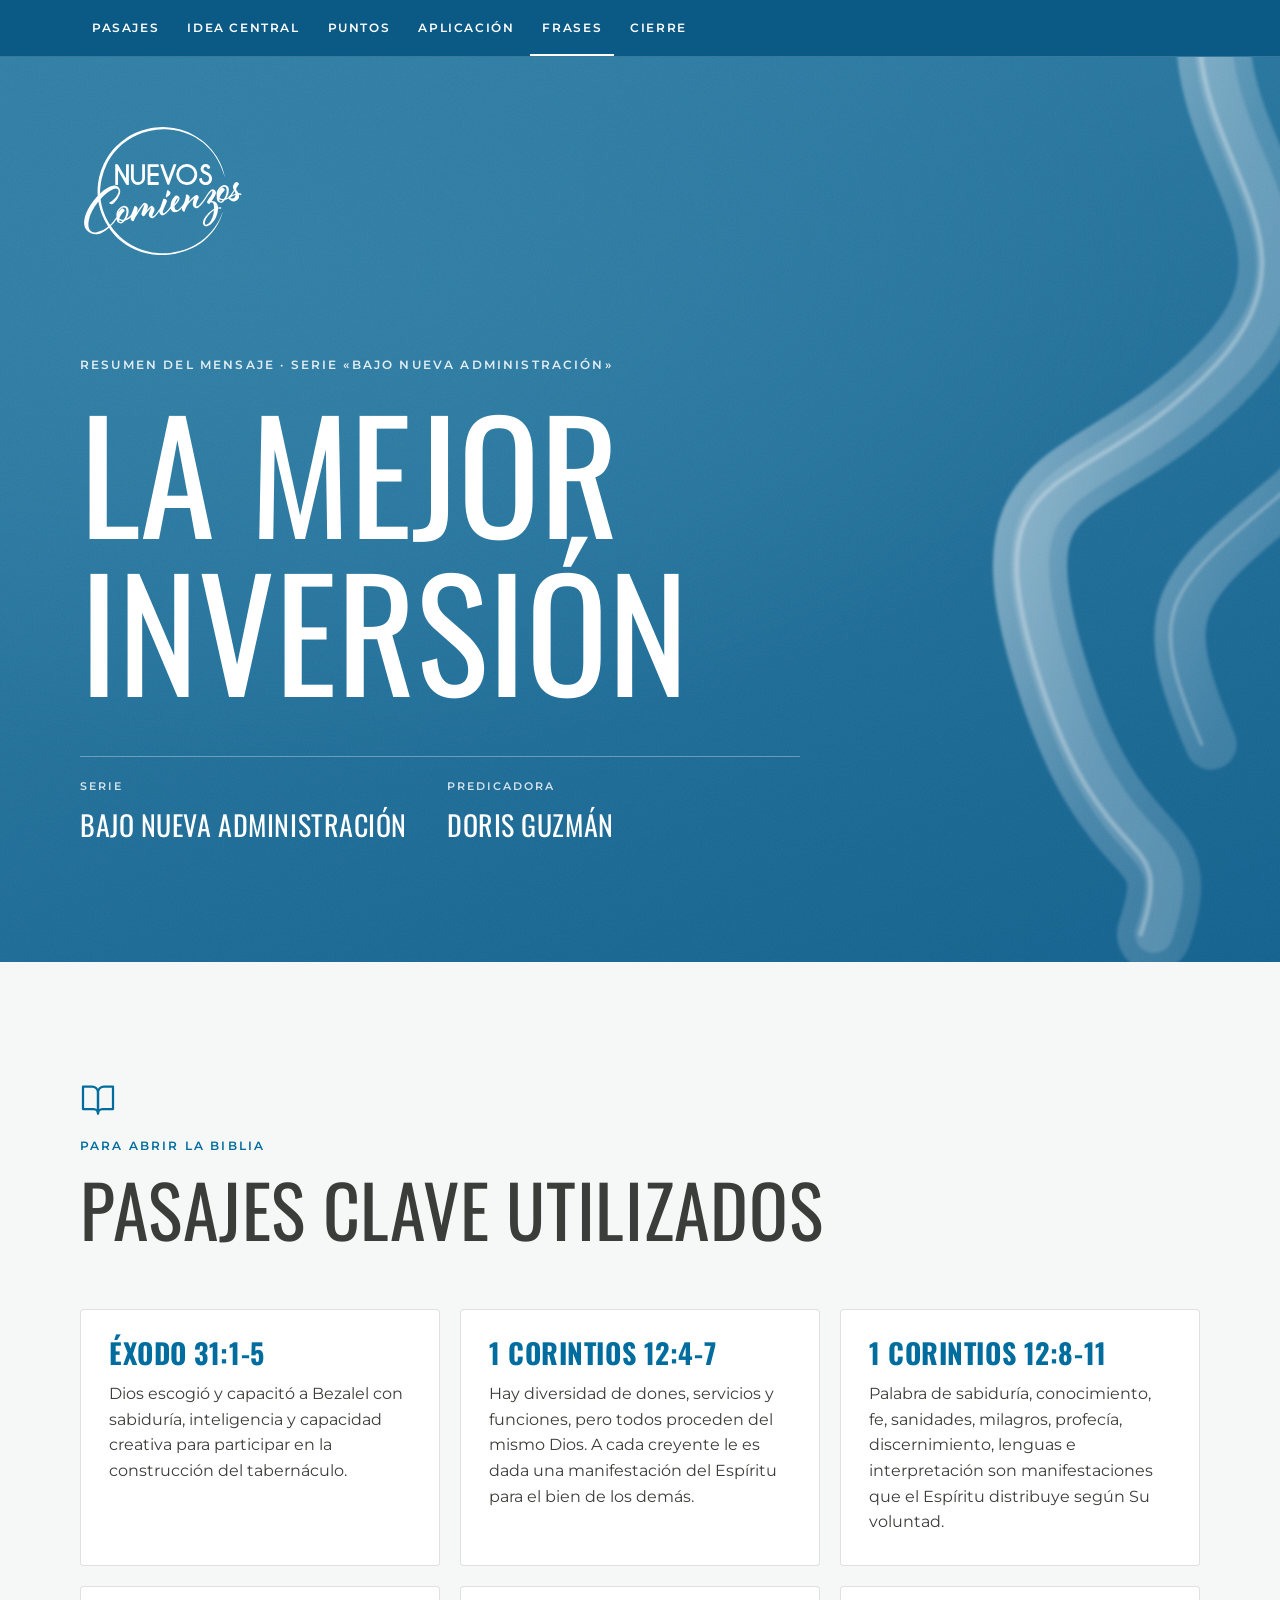
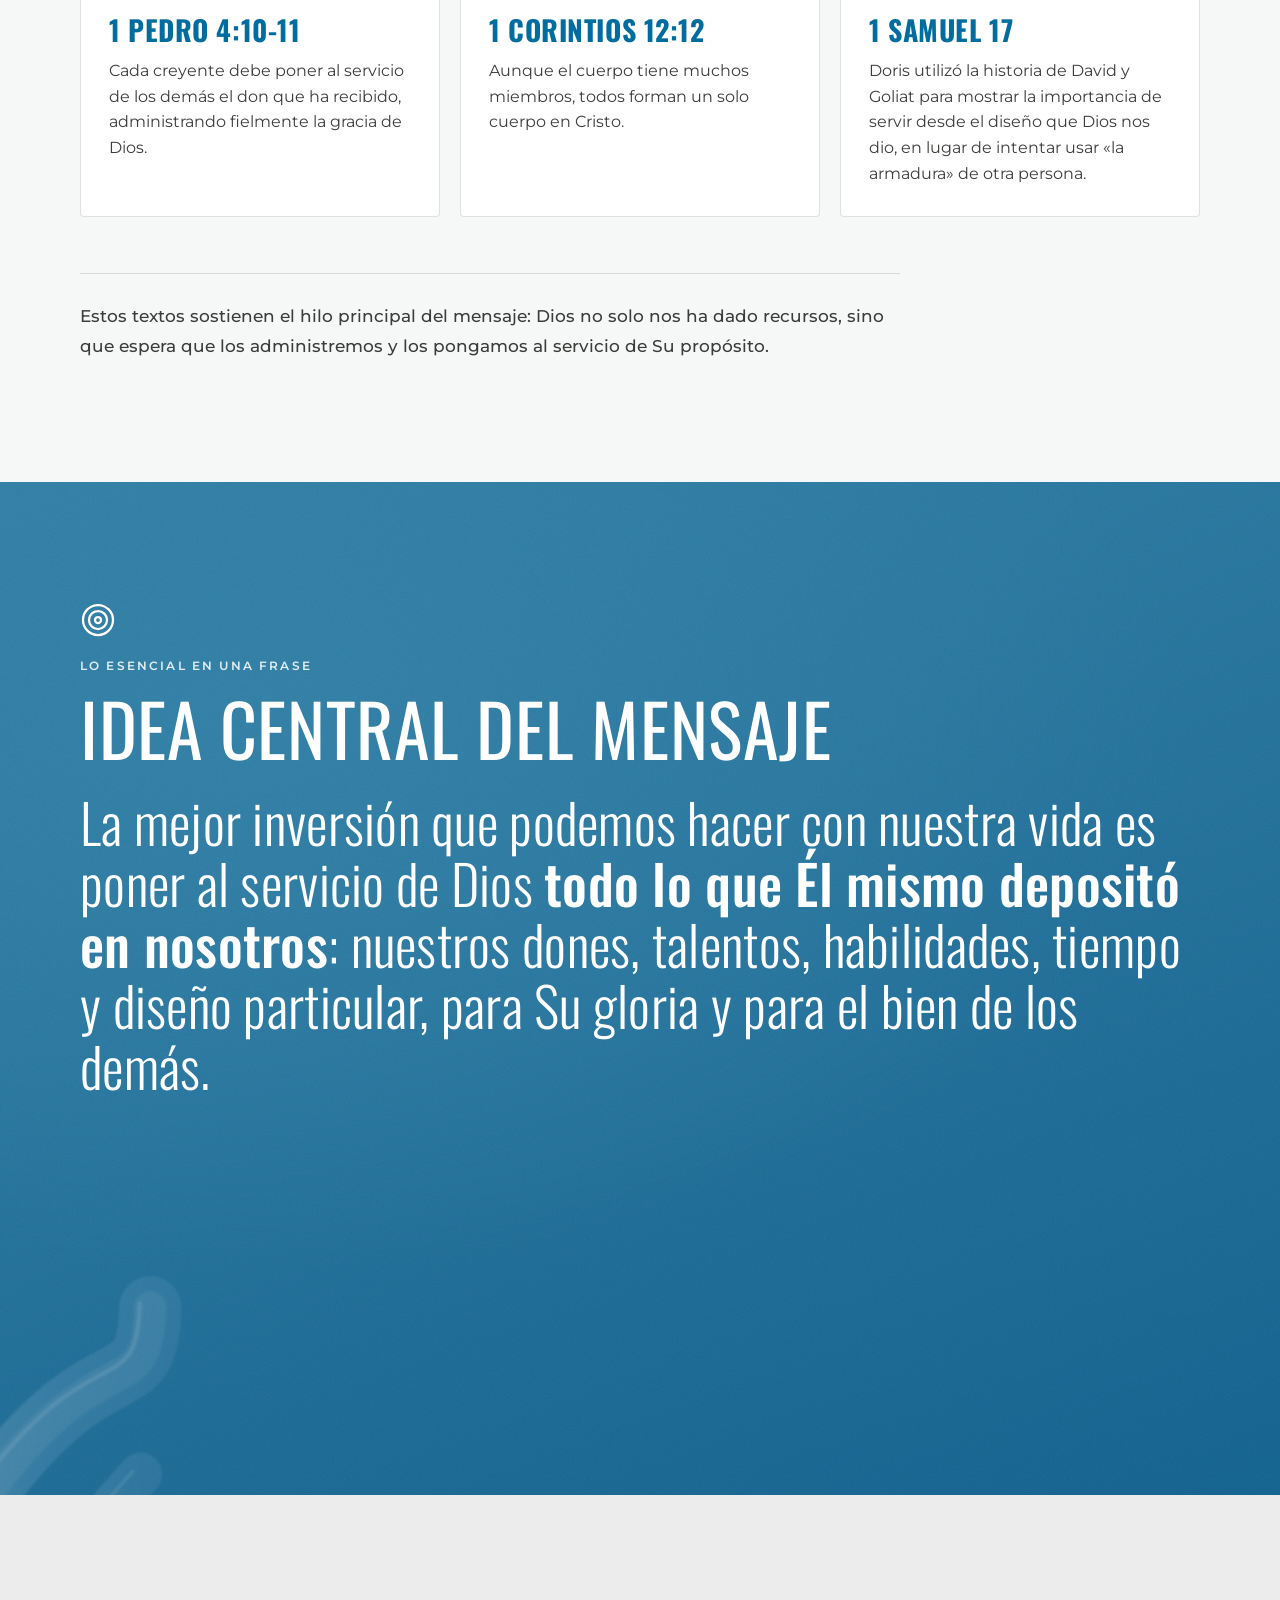
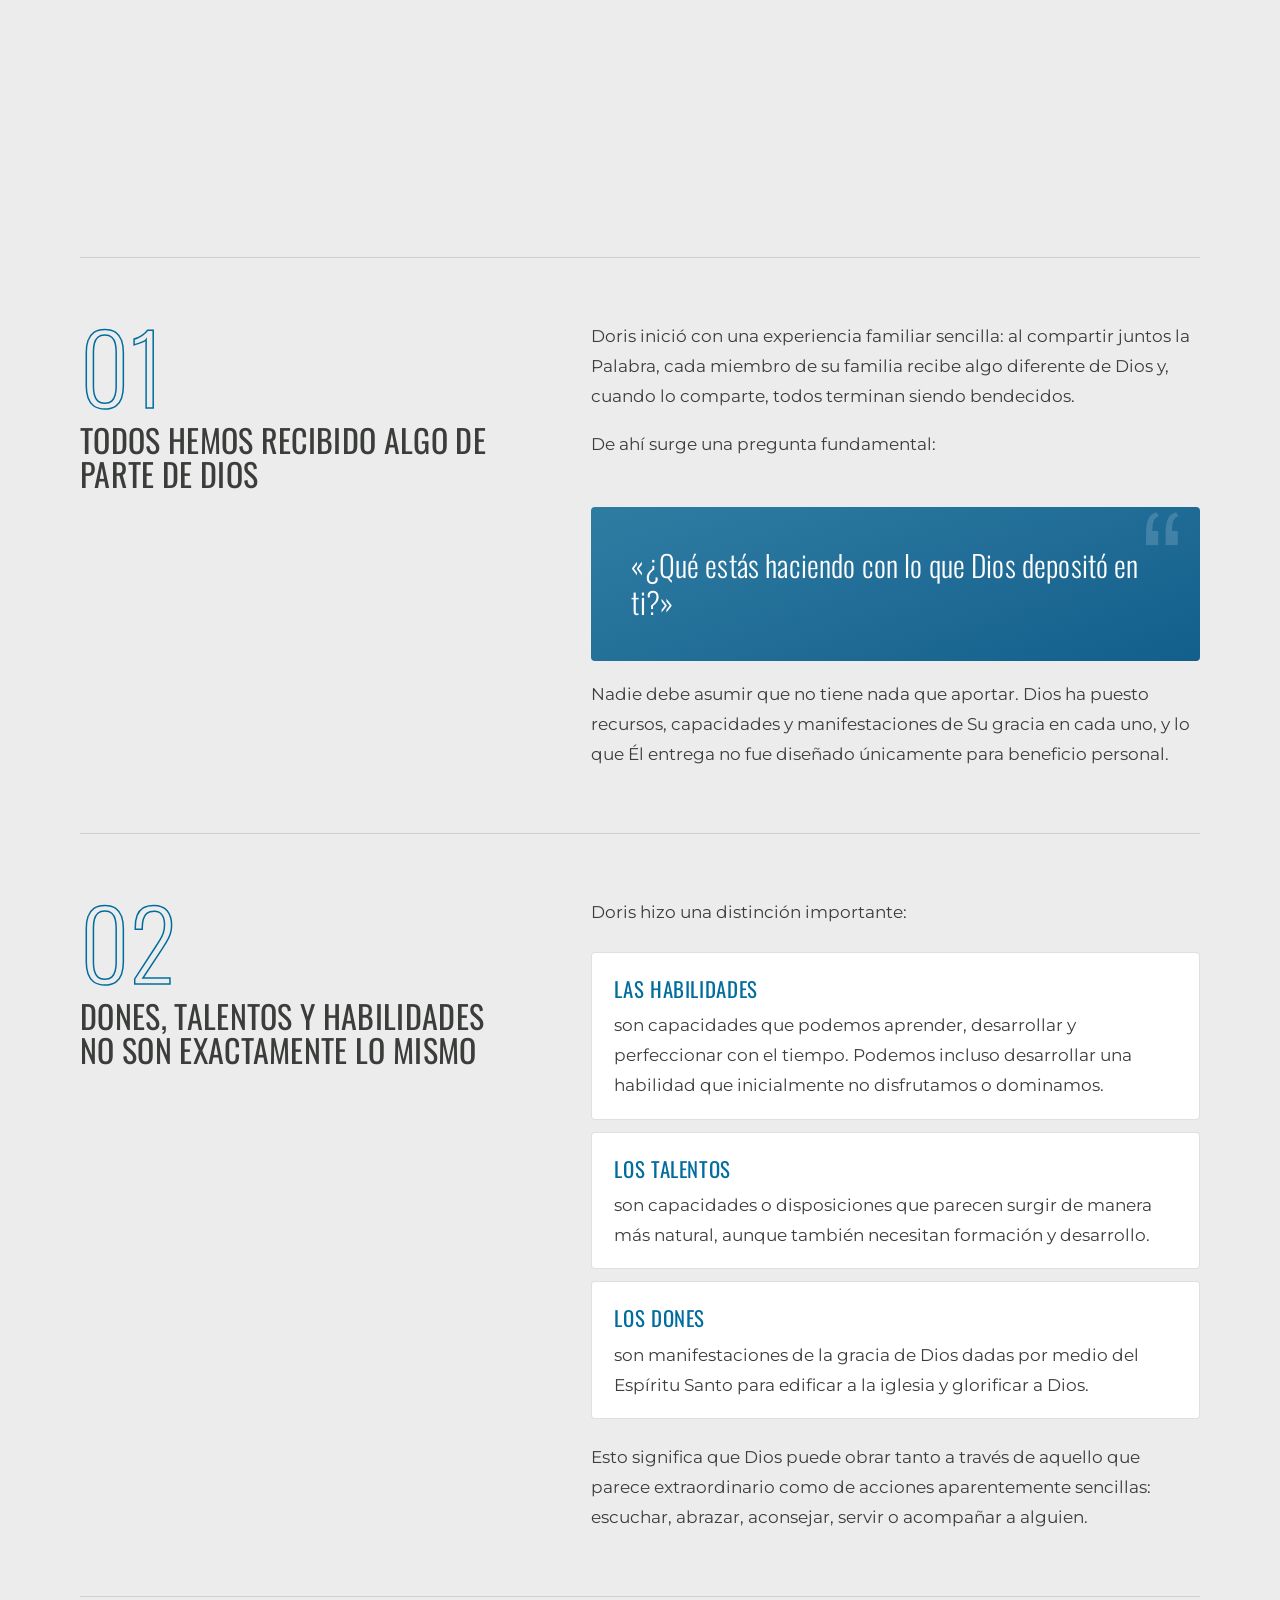
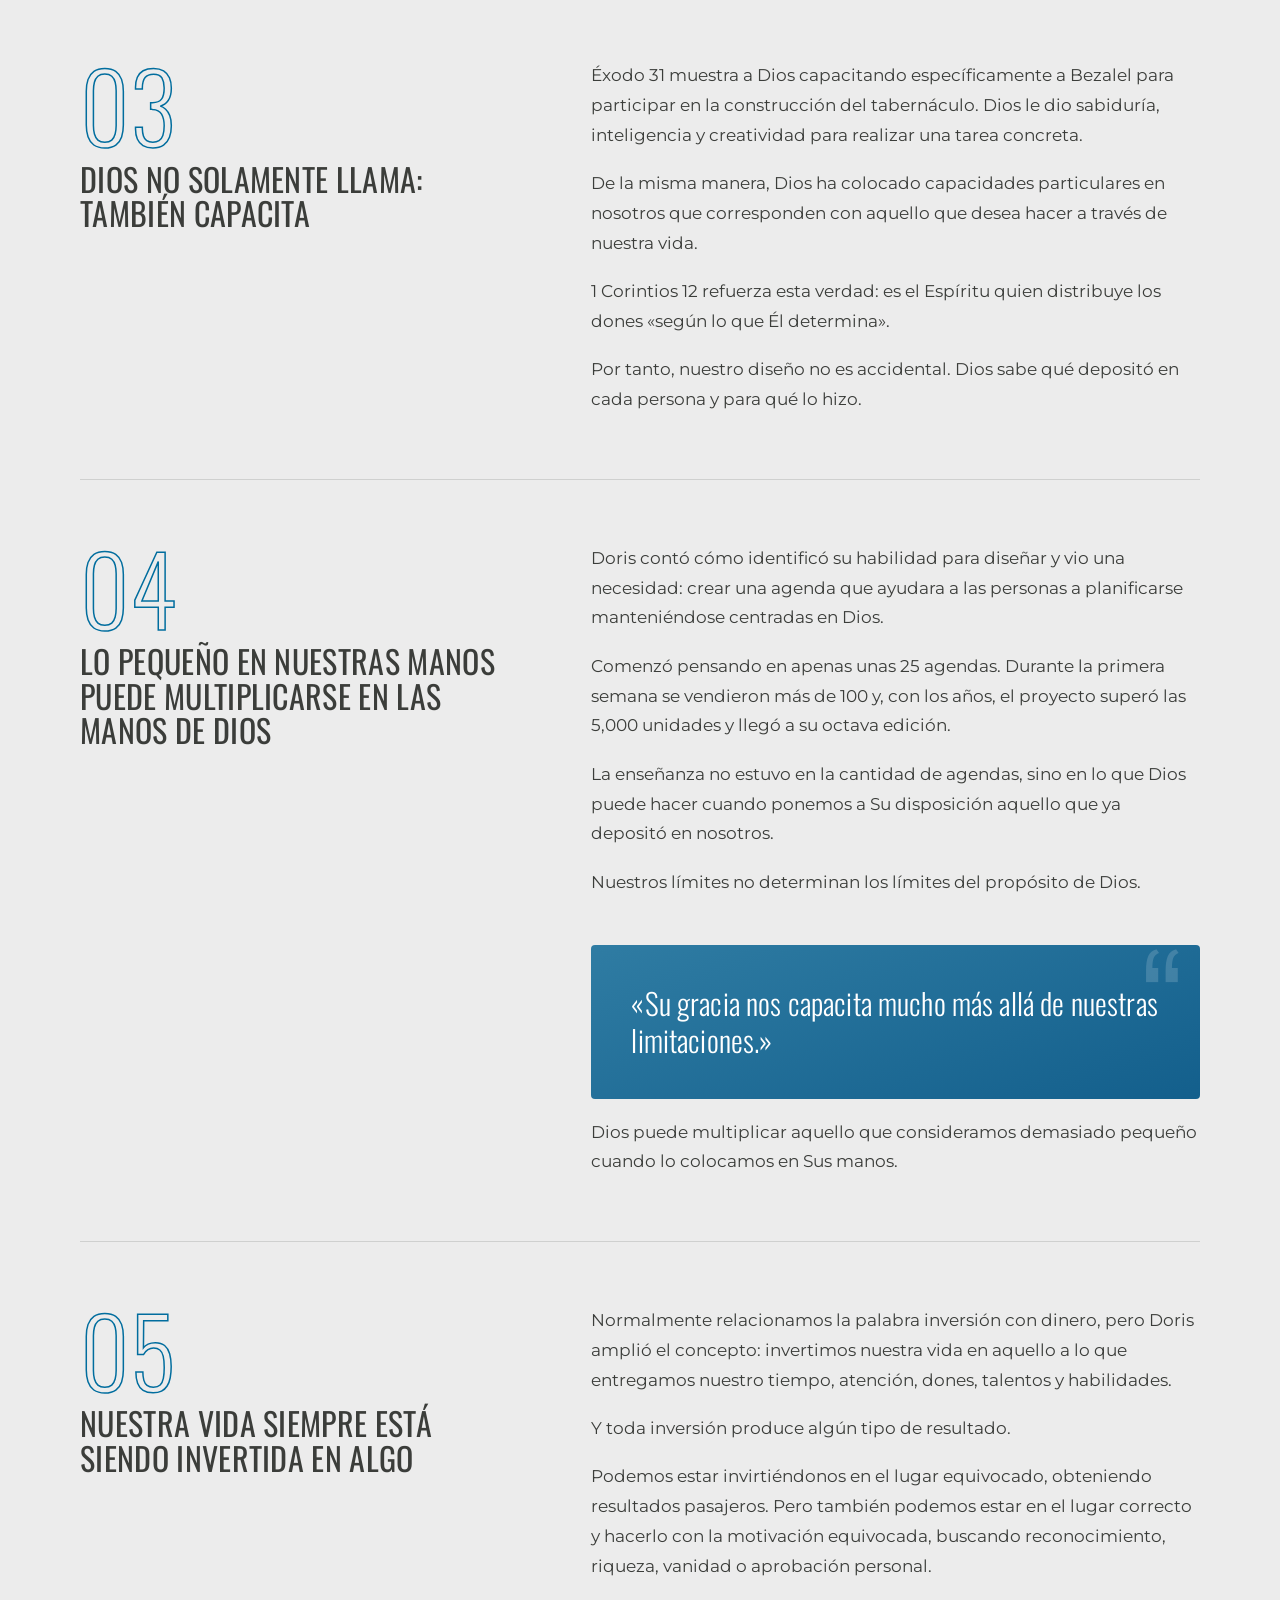
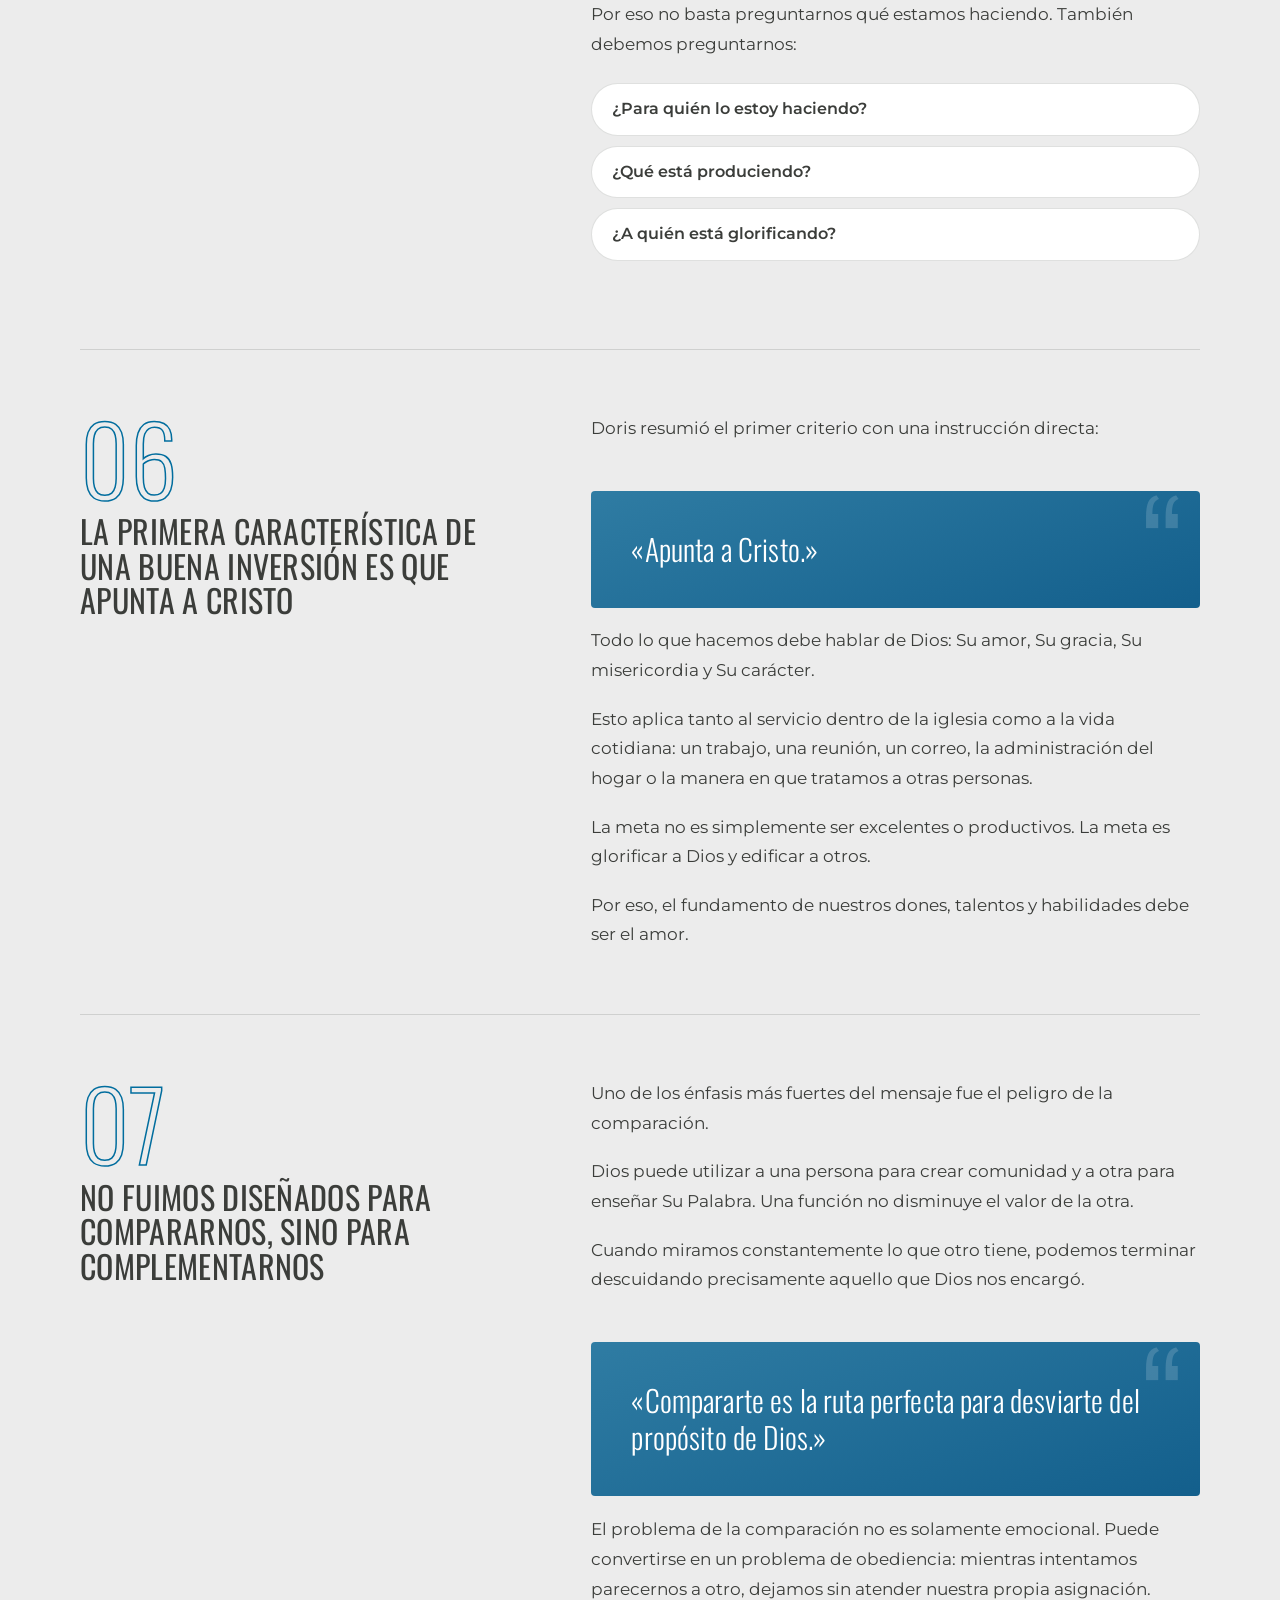
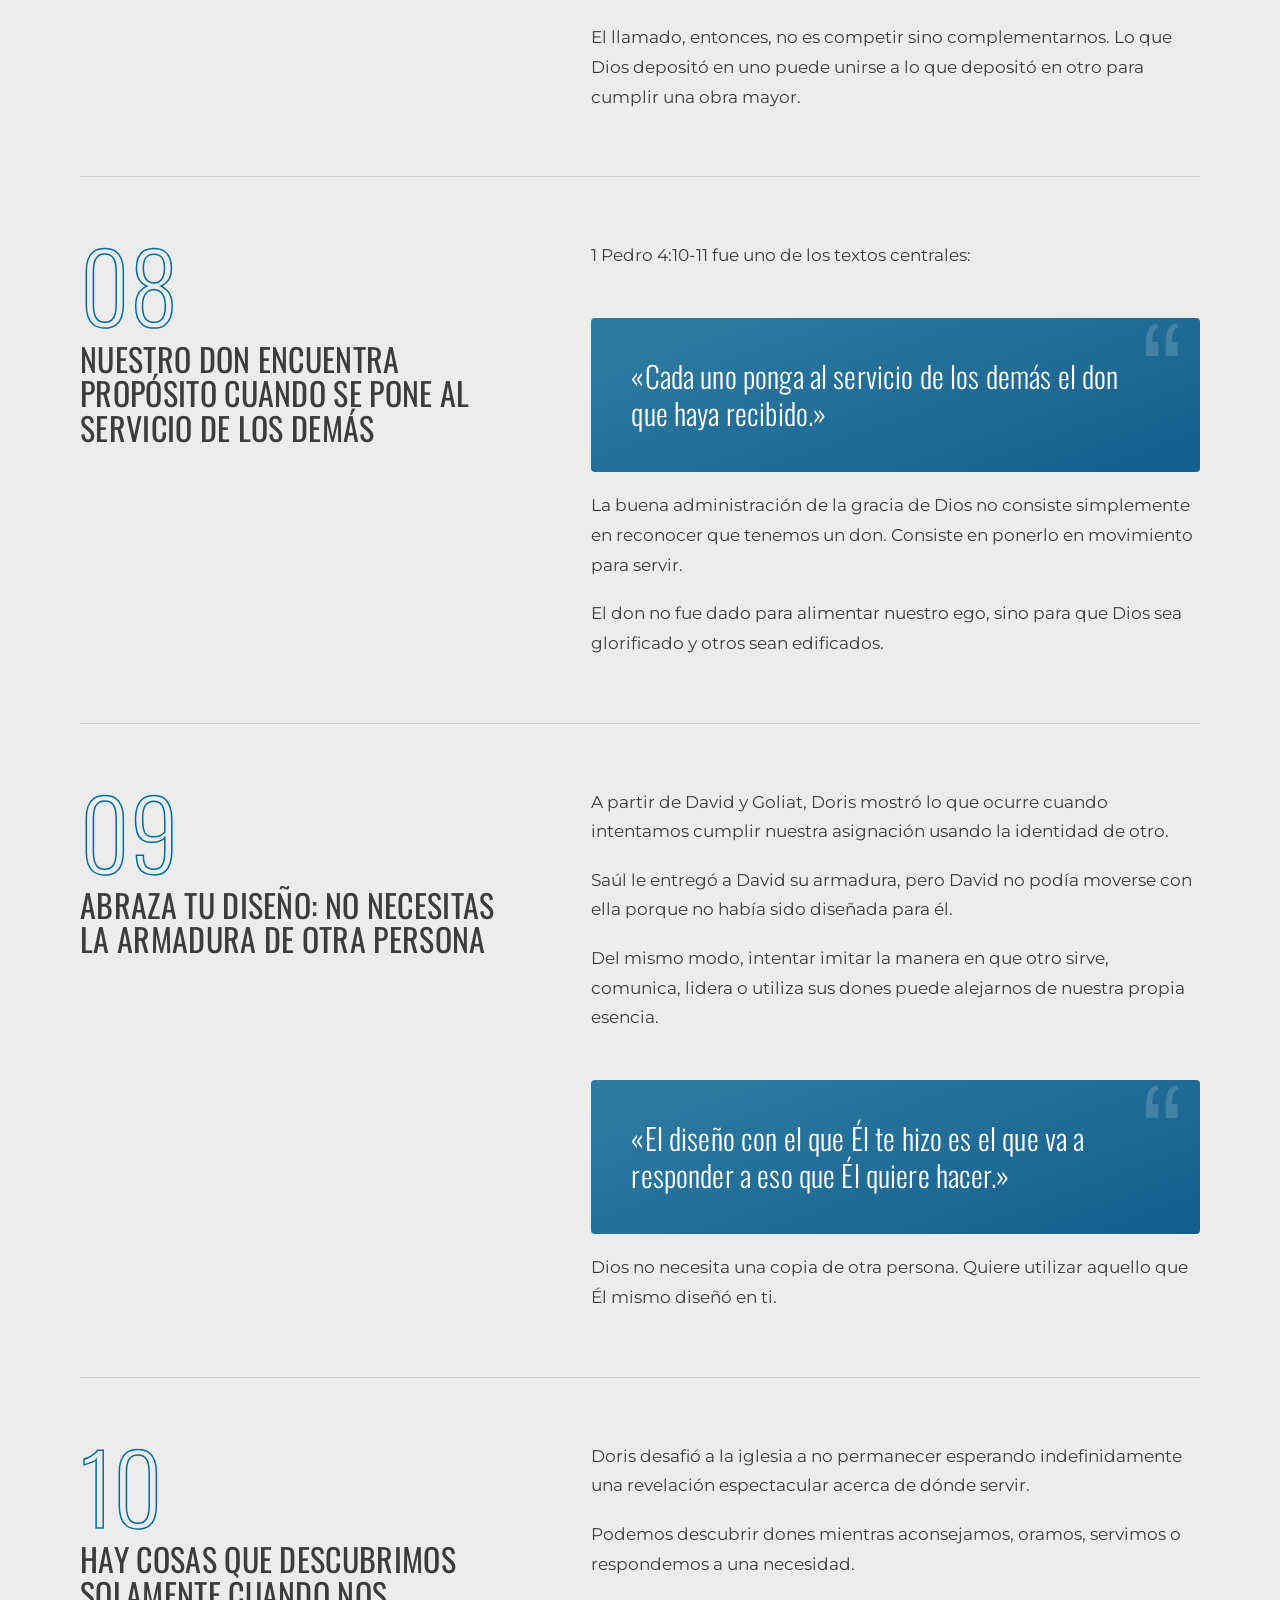
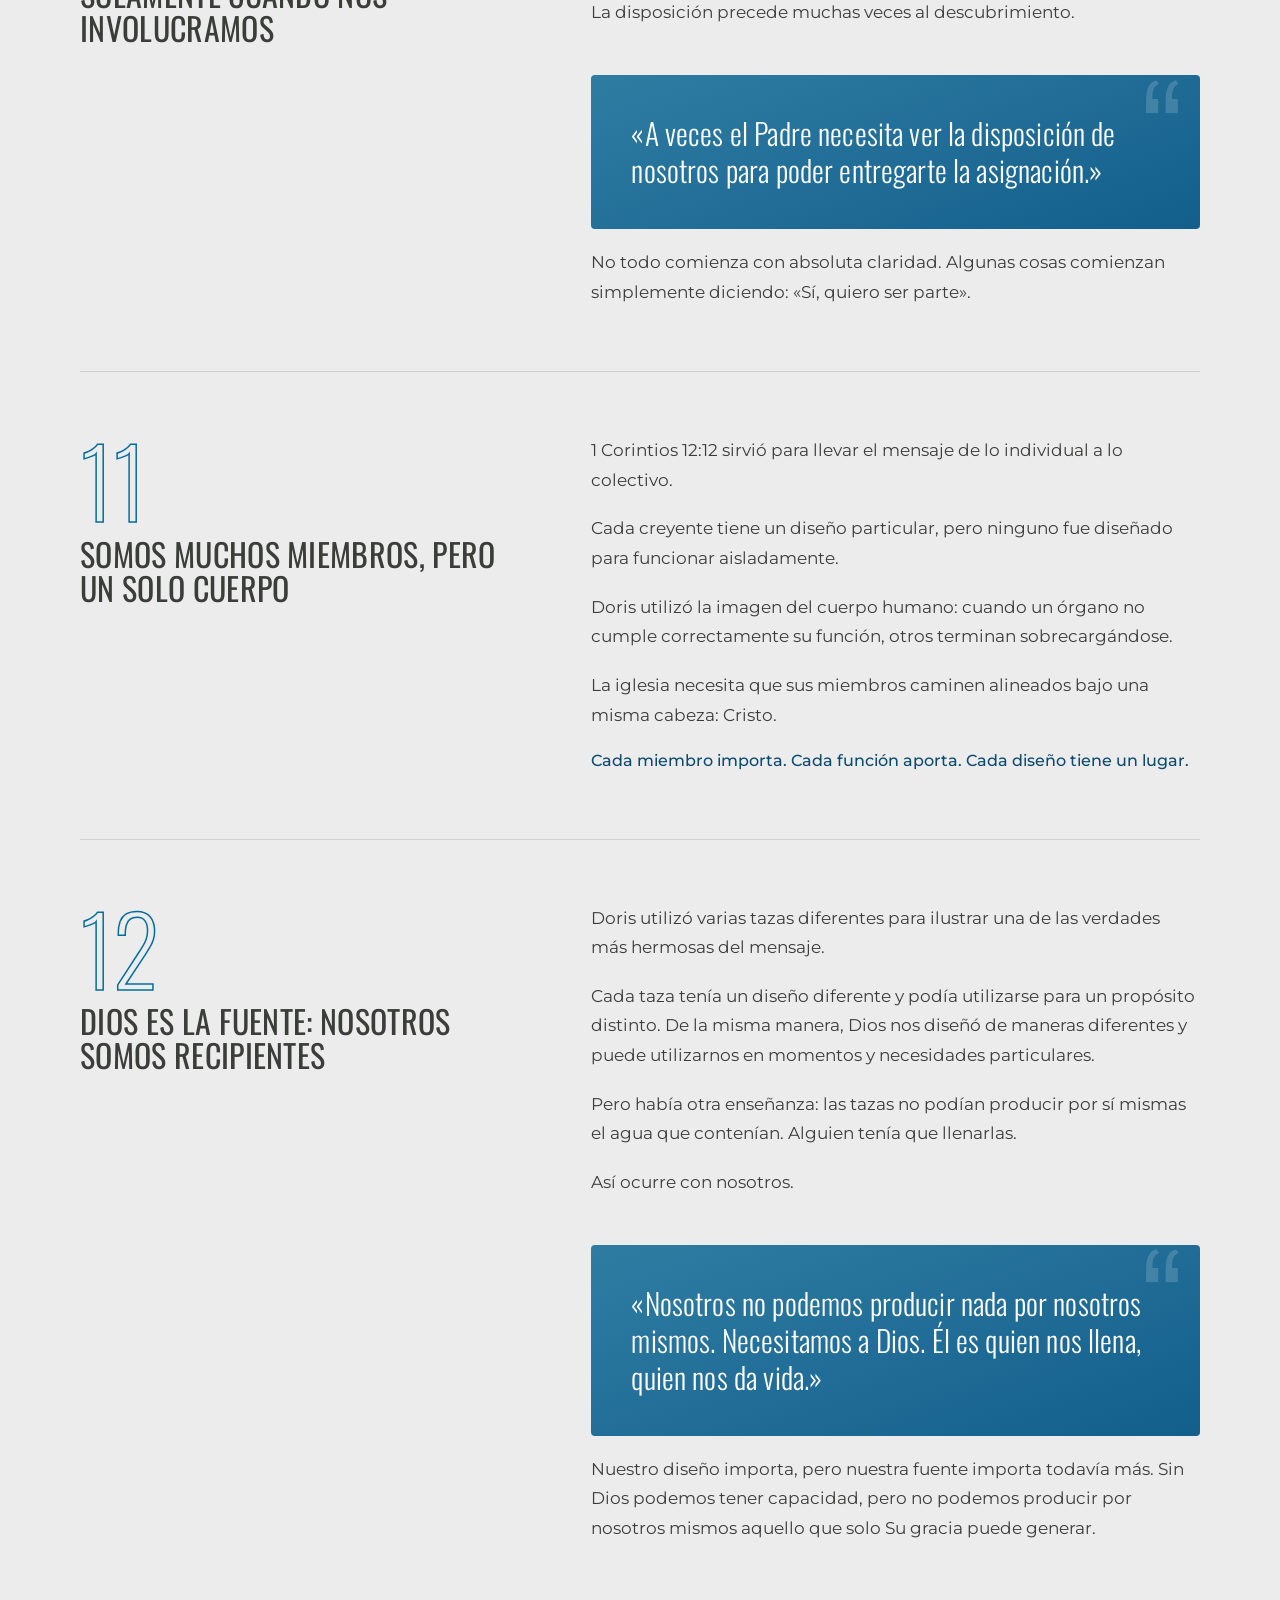
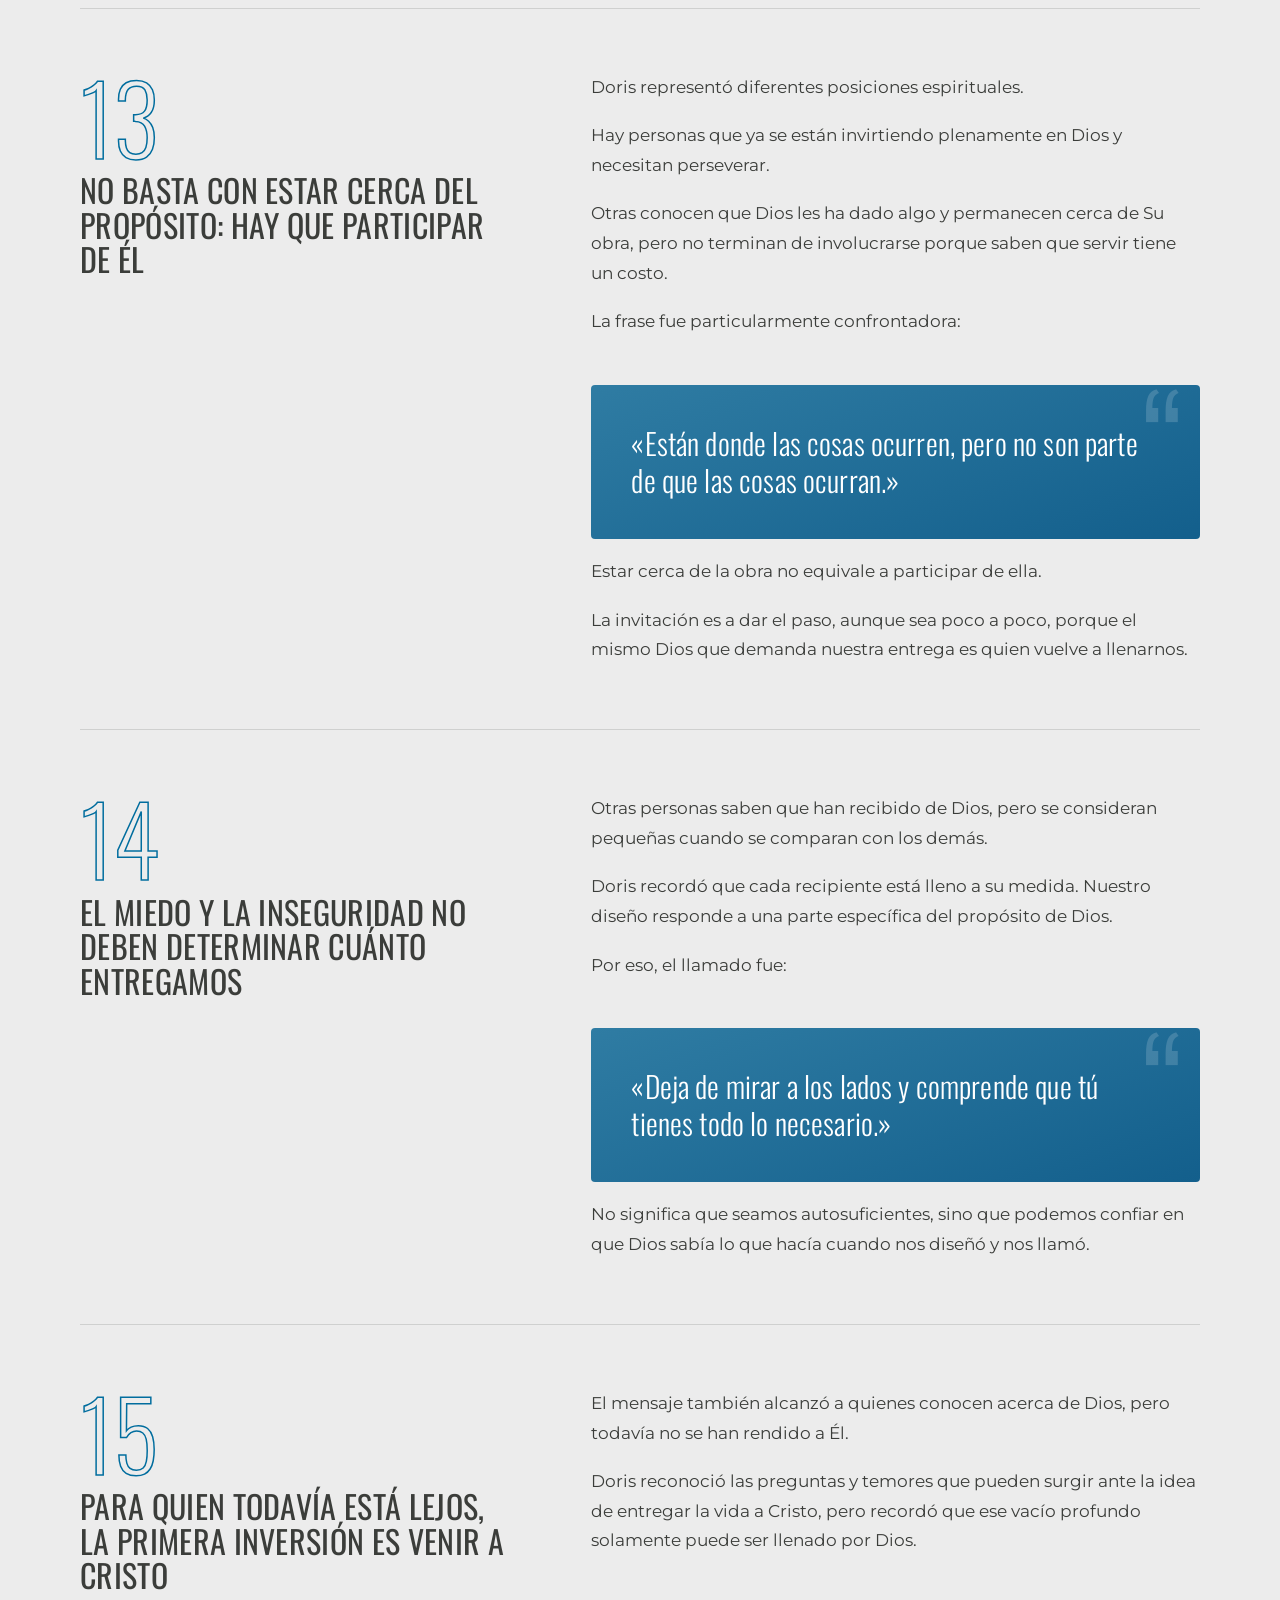
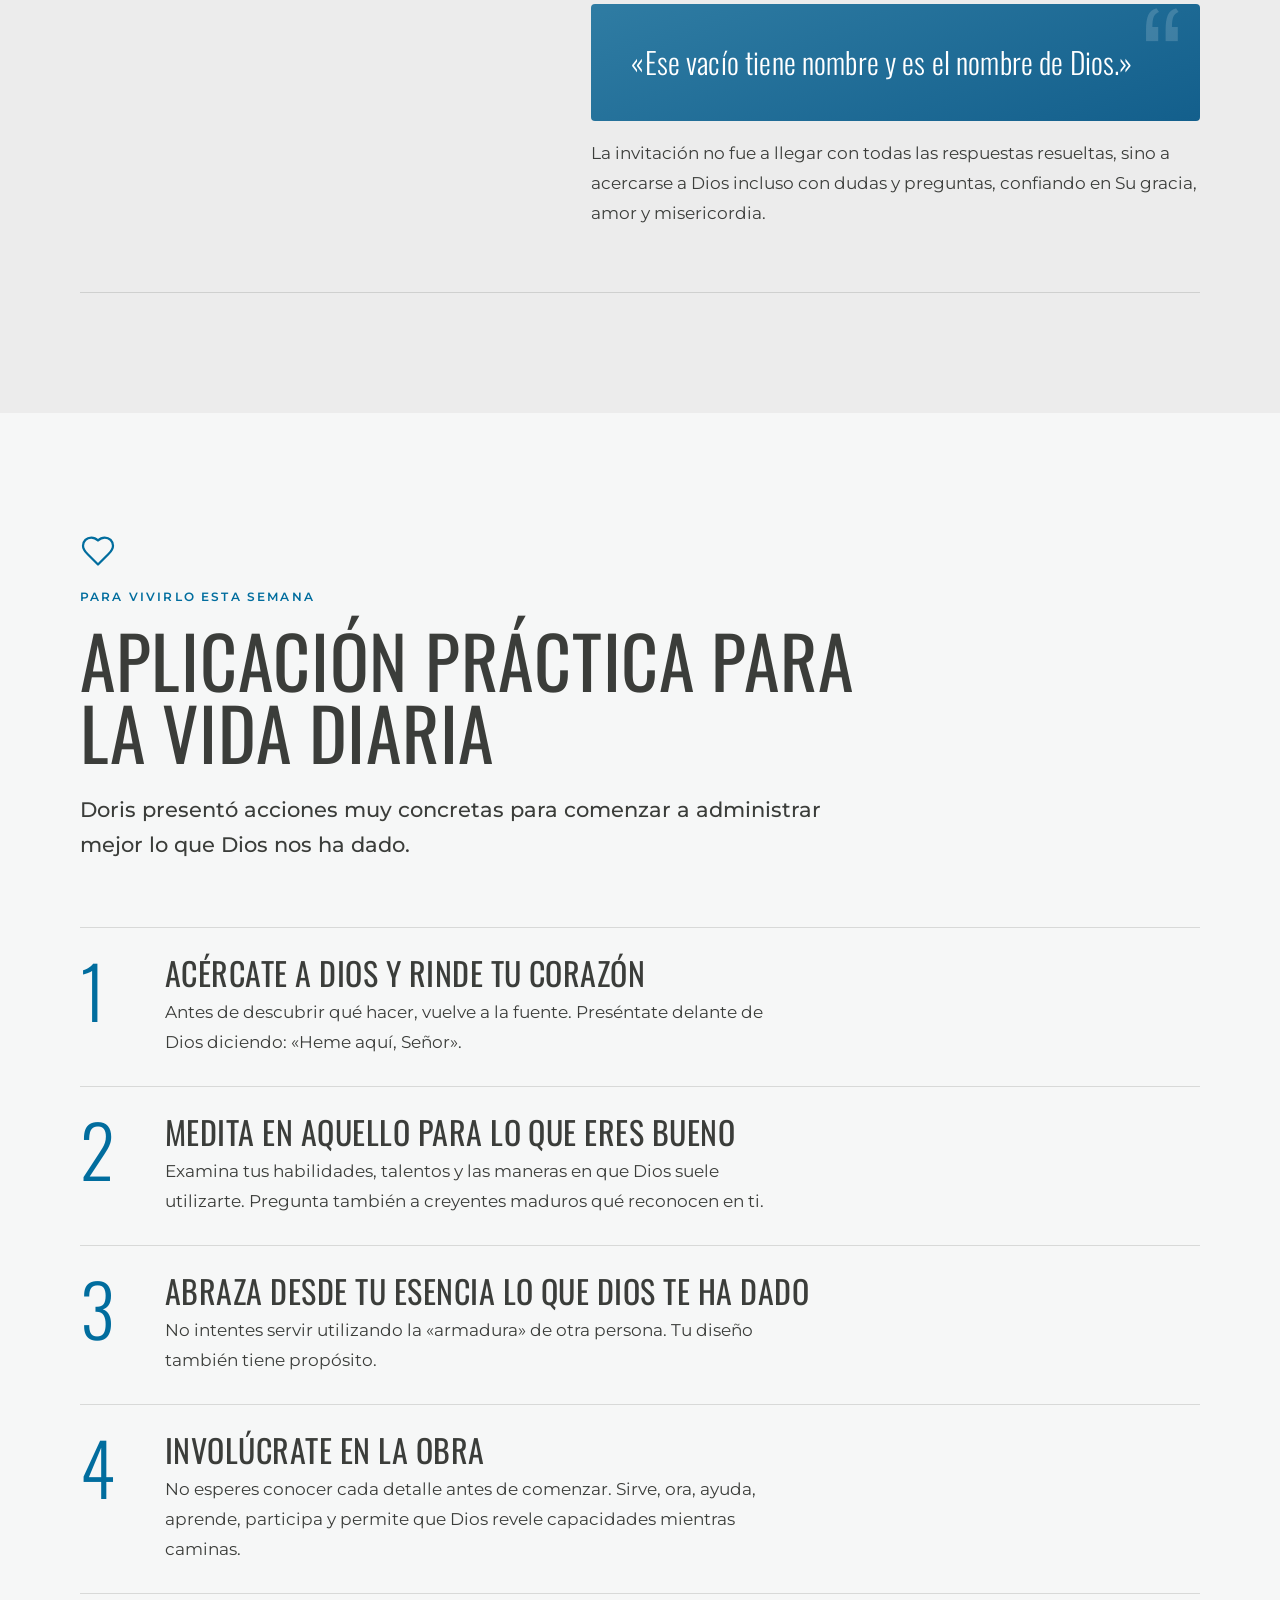
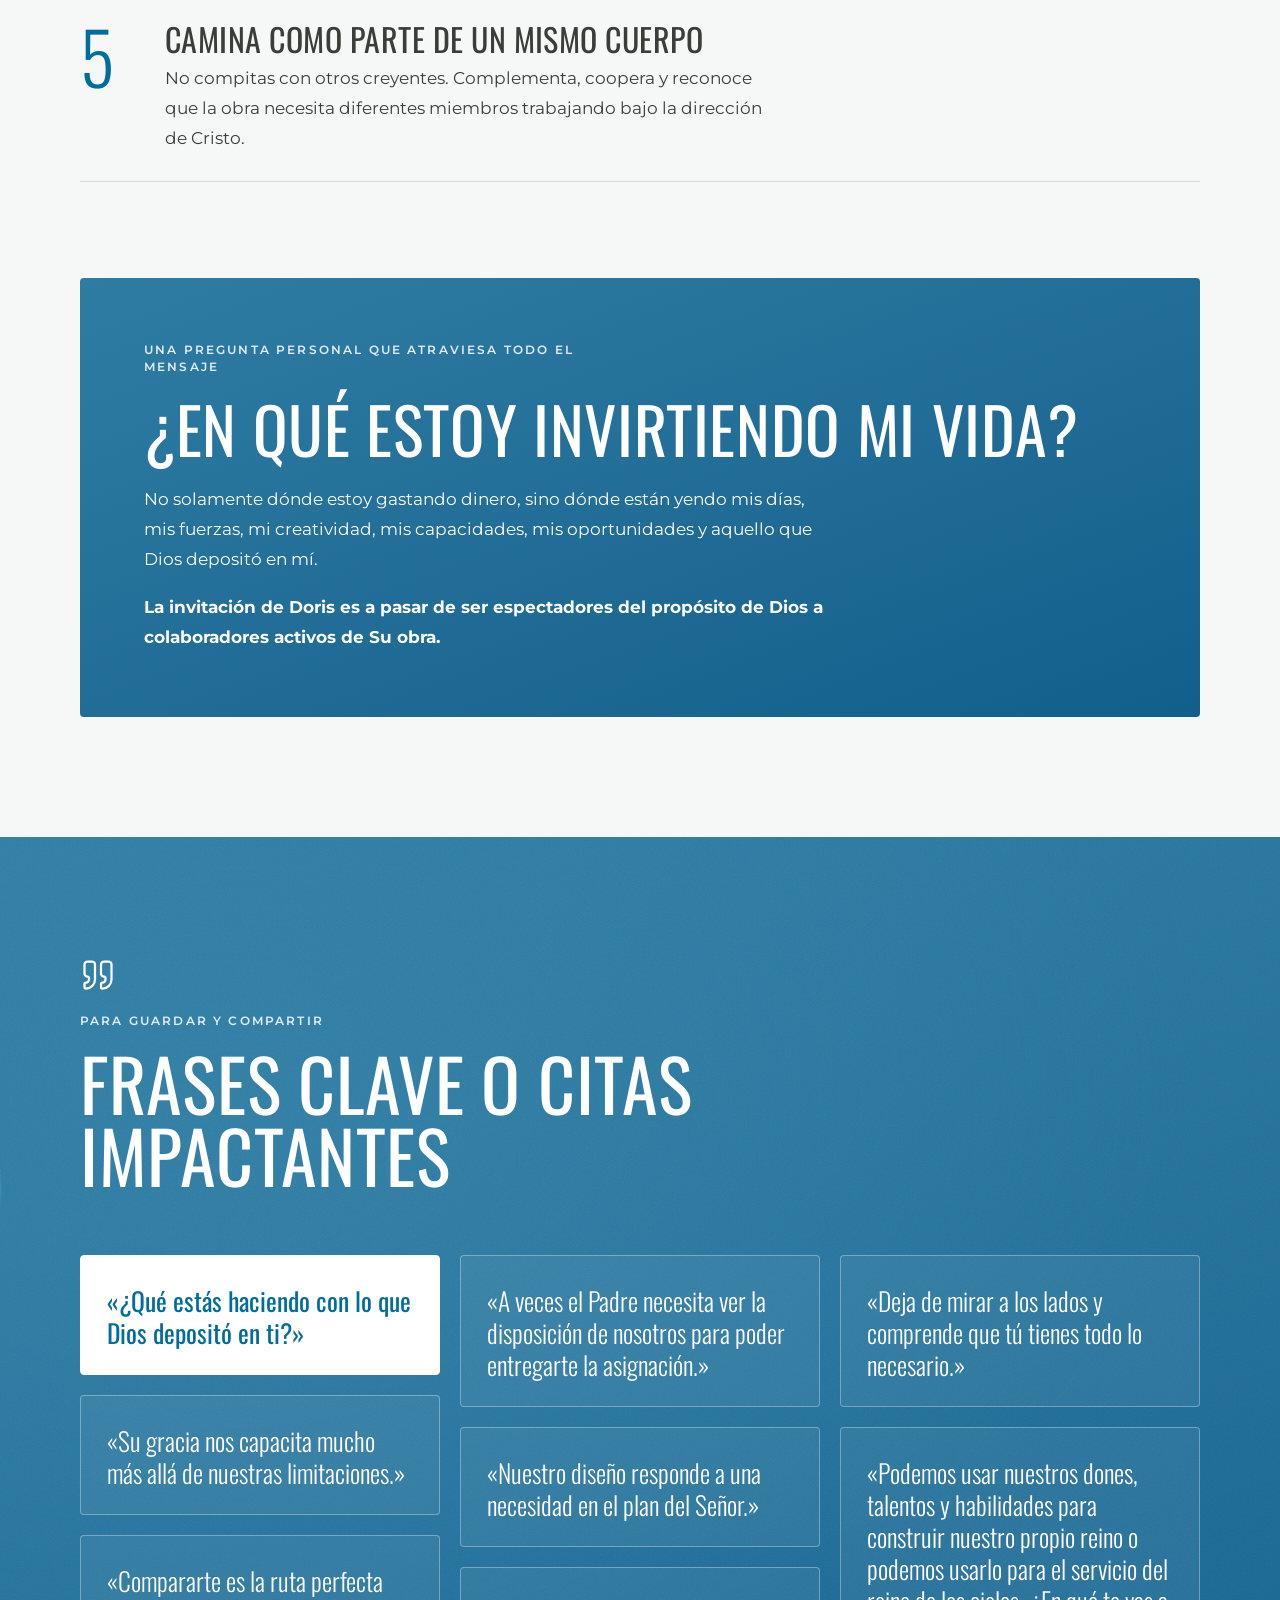
<file: publicar/index.html>
<!doctype html>
<html lang="es">
<head>
  <meta charset="utf-8">
  <meta name="viewport" content="width=device-width, initial-scale=1">
  <title>La mejor inversión · Doris Guzmán · Nuevos Comienzos</title>
  <meta name="description" content="Resumen del mensaje «La mejor inversión», de Doris Guzmán, de la serie «Bajo nueva administración»: poner al servicio de Dios todo lo que Él depositó en nosotros.">
  <meta property="og:type" content="article">
  <meta property="og:locale" content="es_DO">
  <meta property="og:title" content="La mejor inversión · Doris Guzmán">
  <meta property="og:description" content="Poner al servicio de Dios todo lo que Él depositó en nosotros. Resumen del mensaje de la serie «Bajo nueva administración».">
  <meta name="theme-color" content="#0b5a86">
  <link rel="preconnect" href="https://fonts.googleapis.com">
  <link rel="preconnect" href="https://fonts.gstatic.com" crossorigin>
  <link href="https://fonts.googleapis.com/css2?family=Montserrat:wght@400;500;600;700&family=Oswald:wght@300;400;500&display=swap" rel="stylesheet">
  <style>
/* =========================================================
   Nuevos Comienzos — Estilo para resúmenes de mensajes
   Basado en la Guía de Estilo para la creación de contenido:
   · Tipografía principal Oswald (titulares, citas, llamados)
   · Tipografía secundaria Montserrat (cuerpo y detalle)
   · Azul «Neo» #016d9e · Grafito #3b3d3a · Gris #ececec
   · Fondos azules con grano y cintas translúcidas
   · Tono: cálido, esperanzador, reflexivo
   ========================================================= */

/* ---------- 1. Tokens ---------- */
:root {
  --nc-neo: #016d9e;
  --nc-neo-deep: #0b5a86;
  --nc-neo-ink: #0a4a6f;
  --nc-grafito: #3b3d3a;
  --nc-gris: #ececec;
  --nc-paper: #f6f7f7;
  --nc-white: #ffffff;

  /* fondo azul de la guía: centro claro, bordes profundos */
  --nc-sky: #2f7ca3;
  --nc-sky-edge: #135f8c;

  --nc-line-light: rgba(255, 255, 255, 0.32);
  --nc-line-dark: rgba(59, 61, 58, 0.16);

  --nc-font-display: "Oswald", "Arial Narrow", Impact, sans-serif;
  --nc-font-body: "Montserrat", "Segoe UI", system-ui, sans-serif;

  --nc-page: 1120px;
  --nc-read: 62ch;
  --nc-gutter: clamp(20px, 5vw, 48px);
  --nc-section-y: clamp(64px, 10vw, 120px);

  --nc-radius: 4px;
  --nc-ease: cubic-bezier(0.2, 0.6, 0.2, 1);
}

/* ---------- 2. Base ---------- */
*,
*::before,
*::after { box-sizing: border-box; }

html { scroll-behavior: smooth; scroll-padding-top: 72px; -webkit-text-size-adjust: 100%; }

body {
  margin: 0;
  font-family: var(--nc-font-body);
  font-size: 1.0625rem;
  line-height: 1.75;
  color: var(--nc-grafito);
  background: var(--nc-paper);
  -webkit-font-smoothing: antialiased;
}

img, svg { max-width: 100%; display: block; }
p { margin: 0 0 1.1em; }
p:last-child { margin-bottom: 0; }
a { color: inherit; }

:focus-visible { outline: 3px solid var(--nc-neo); outline-offset: 3px; }
.nc-on-blue :focus-visible,
.nc-nav :focus-visible { outline-color: var(--nc-white); }

.nc-sr { position: absolute; width: 1px; height: 1px; overflow: hidden; clip: rect(0 0 0 0); white-space: nowrap; }

.nc-wrap { width: 100%; max-width: calc(var(--nc-page) + var(--nc-gutter) * 2); margin-inline: auto; padding-inline: var(--nc-gutter); }

/* ---------- 3. Tipografía ---------- */
.nc-display,
.nc-h2,
.nc-h3 {
  font-family: var(--nc-font-display);
  font-weight: 400;
  text-transform: uppercase;
  line-height: 1;
  letter-spacing: 0.01em;
  margin: 0;
}

.nc-eyebrow {
  font-family: var(--nc-font-body);
  font-weight: 600;
  font-size: 0.75rem;
  line-height: 1.4;
  letter-spacing: 0.18em;
  text-transform: uppercase;
  margin: 0 0 1.1rem;
  color: var(--nc-neo);
}
.nc-on-blue .nc-eyebrow { color: rgba(255, 255, 255, 0.86); }

.nc-h2 { font-size: clamp(2.4rem, 6.5vw, 4.5rem); }
.nc-h3 { font-size: clamp(1.5rem, 3vw, 2rem); line-height: 1.08; }

.nc-lead {
  font-size: clamp(1.1rem, 2.2vw, 1.3rem);
  line-height: 1.7;
  font-weight: 500;
}

.nc-prose { max-width: var(--nc-read); }
.nc-prose strong { font-weight: 700; }

/* ---------- 4. Fondo azul con grano y cintas ---------- */
.nc-on-blue {
  position: relative;
  isolation: isolate;
  overflow: hidden;
  color: var(--nc-white);
  background:
    radial-gradient(120% 90% at 18% 22%, var(--nc-sky) 0%, transparent 62%),
    linear-gradient(160deg, var(--nc-sky) 0%, var(--nc-sky-edge) 100%);
}

.nc-on-blue::after {
  content: "";
  position: absolute;
  inset: 0;
  z-index: -1;
  pointer-events: none;
  opacity: 0.2;
  mix-blend-mode: soft-light;
  background-image: url("data:image/svg+xml,%3Csvg xmlns='http://www.w3.org/2000/svg' width='240' height='240'%3E%3Cfilter id='n'%3E%3CfeTurbulence type='fractalNoise' baseFrequency='.85' numOctaves='2' stitchTiles='stitch'/%3E%3CfeColorMatrix values='0 0 0 0 1 0 0 0 0 1 0 0 0 0 1 0 0 0 .9 0'/%3E%3C/filter%3E%3Crect width='100%25' height='100%25' filter='url(%23n)'/%3E%3C/svg%3E");
}

symbol { overflow: visible; }

.nc-ribbons {
  overflow: visible;
  position: absolute;
  z-index: -1;
  pointer-events: none;
  opacity: 0.9;
}

/* ---------- 5. Navegación ---------- */
.nc-nav {
  position: sticky;
  top: 0;
  z-index: 20;
  background: var(--nc-neo-deep);
  color: var(--nc-white);
  border-bottom: 1px solid rgba(255, 255, 255, 0.18);
}
.nc-nav__row {
  display: flex;
  align-items: center;
  gap: 24px;
  min-height: 56px;
}
.nc-nav__links {
  display: flex;
  gap: 4px;
  margin: 0;
  padding: 0;
  list-style: none;
  overflow-x: auto;
  scrollbar-width: none;
}
.nc-nav__links::-webkit-scrollbar { display: none; }
.nc-nav__links a {
  display: block;
  padding: 18px 12px 16px;
  font-size: 0.72rem;
  font-weight: 600;
  letter-spacing: 0.14em;
  text-transform: uppercase;
  text-decoration: none;
  white-space: nowrap;
  border-bottom: 2px solid transparent;
  transition: border-color 0.22s var(--nc-ease);
}
.nc-nav__links a:hover,
.nc-nav__links a[aria-current="true"] { border-bottom-color: var(--nc-white); }

/* ---------- 6. Portada ---------- */
.nc-hero {
  min-height: min(calc(100svh - 56px), 820px);
  display: flex;
  flex-direction: column;
  justify-content: flex-end;
  padding-block: clamp(32px, 6vw, 64px) clamp(48px, 8vw, 96px);
}
.nc-hero__logo { width: clamp(112px, 16vw, 168px); height: auto; margin-bottom: auto; }
.nc-hero__body { margin-top: clamp(40px, 8vw, 96px); }
.nc-hero .nc-display {
  font-size: clamp(3.6rem, 14vw, 9.5rem);
  line-height: 1.04;
  letter-spacing: 0;
}
.nc-hero__meta {
  display: flex;
  flex-wrap: wrap;
  gap: 12px 40px;
  margin-top: clamp(28px, 4vw, 48px);
  padding-top: 20px;
  border-top: 1px solid var(--nc-line-light);
  max-width: 720px;
}
.nc-meta dt {
  font-size: 0.7rem;
  font-weight: 600;
  letter-spacing: 0.18em;
  text-transform: uppercase;
  color: rgba(255, 255, 255, 0.8);
}
.nc-meta dd {
  margin: 4px 0 0;
  font-family: var(--nc-font-display);
  font-size: clamp(1.3rem, 3vw, 1.75rem);
  letter-spacing: 0.02em;
  text-transform: uppercase;
}

/* ---------- 7. Secciones ---------- */
.nc-section { padding-block: var(--nc-section-y); }
.nc-section--paper { background: var(--nc-paper); }
.nc-section--gris { background: var(--nc-gris); }

.nc-section__head { margin-bottom: clamp(36px, 6vw, 64px); max-width: 780px; }
.nc-section__icon {
  width: 36px;
  height: 36px;
  margin-bottom: 20px;
  fill: none;
  stroke: currentColor;
  stroke-width: 1.5;
  stroke-linecap: round;
  stroke-linejoin: round;
}
.nc-section--paper .nc-section__icon,
.nc-section--gris .nc-section__icon { color: var(--nc-neo); }

/* ---------- 8. Pasajes (tarjetas) ---------- */
.nc-verses {
  display: grid;
  grid-template-columns: repeat(auto-fill, minmax(min(100%, 320px), 1fr));
  gap: 20px;
  margin: 0;
  padding: 0;
  list-style: none;
}
.nc-verse {
  display: flex;
  flex-direction: column;
  gap: 14px;
  padding: 28px 28px 30px;
  background: var(--nc-white);
  border: 1px solid var(--nc-line-dark);
  border-radius: var(--nc-radius);
  transition: transform 0.22s var(--nc-ease), border-color 0.22s var(--nc-ease);
}
.nc-verse:hover { transform: translateY(-2px); border-color: var(--nc-neo); }
.nc-verse__ref {
  font-family: var(--nc-font-display);
  font-size: 1.75rem;
  line-height: 1.05;
  text-transform: uppercase;
  letter-spacing: 0.02em;
  color: var(--nc-neo);
  margin: 0;
}
.nc-verse p { font-size: 0.97rem; line-height: 1.65; }

.nc-bridge {
  margin-top: clamp(32px, 5vw, 56px);
  padding-top: 28px;
  border-top: 1px solid var(--nc-line-dark);
  max-width: 820px;
  font-weight: 500;
}

/* ---------- 9. Idea central ---------- */
.nc-idea { padding-block: var(--nc-section-y); }
.nc-idea__lead {
  font-family: var(--nc-font-display);
  font-weight: 300;
  font-size: clamp(1.9rem, 4.6vw, 3.4rem);
  line-height: 1.12;
  letter-spacing: 0.005em;
  max-width: 22em;
  margin: 0;
}
.nc-idea__lead strong { font-weight: 500; }
.nc-idea__cols {
  display: grid;
  grid-template-columns: repeat(auto-fit, minmax(min(100%, 340px), 1fr));
  gap: clamp(24px, 5vw, 64px);
  margin-top: clamp(40px, 7vw, 80px);
  padding-top: 32px;
  border-top: 1px solid var(--nc-line-light);
  font-size: 1.05rem;
}

/* ---------- 10. Puntos principales ---------- */
.nc-points { margin: 0; padding: 0; list-style: none; }
.nc-point {
  display: grid;
  grid-template-columns: minmax(0, 1fr);
  gap: 20px;
  padding-block: clamp(36px, 6vw, 64px);
  border-top: 1px solid var(--nc-line-dark);
}
.nc-point:last-child { border-bottom: 1px solid var(--nc-line-dark); }

.nc-point__num {
  display: block;
  font-family: var(--nc-font-display);
  font-weight: 300;
  font-size: clamp(3.4rem, 9vw, 6rem);
  line-height: 0.9;
  color: transparent;
  -webkit-text-stroke: 1.5px var(--nc-neo);
  margin-bottom: 14px;
  font-variant-numeric: lining-nums;
}
.nc-point__title { color: var(--nc-grafito); }
.nc-point__body > * + * { margin-top: 1.1em; }
.nc-point__body > p { margin-bottom: 0; }

@media (min-width: 900px) {
  .nc-point { grid-template-columns: minmax(0, 5fr) minmax(0, 7fr); gap: clamp(32px, 6vw, 88px); }
  .nc-point__head { position: sticky; top: 88px; align-self: start; }
}

/* definiciones (habilidades / talentos / dones) */
.nc-defs { display: grid; gap: 12px; margin: 1.4em 0; padding: 0; list-style: none; }
.nc-def {
  padding: 18px 22px;
  background: var(--nc-white);
  border: 1px solid var(--nc-line-dark);
  border-radius: var(--nc-radius);
}
.nc-def strong {
  display: block;
  margin-bottom: 4px;
  font-family: var(--nc-font-display);
  font-size: 1.3rem;
  font-weight: 400;
  letter-spacing: 0.03em;
  text-transform: uppercase;
  color: var(--nc-neo);
}

/* preguntas encadenadas */
.nc-asks { display: grid; gap: 10px; margin: 1.4em 0; padding: 0; list-style: none; }
.nc-asks li {
  padding: 14px 20px;
  border-left: 0;
  background: var(--nc-white);
  border: 1px solid var(--nc-line-dark);
  border-radius: 999px;
  font-weight: 600;
  font-size: 0.97rem;
  line-height: 1.45;
}

/* cita dentro de un punto */
.nc-pull {
  position: relative;
  margin: 1.6em 0 0;
  padding: clamp(26px, 4vw, 40px);
  border-radius: var(--nc-radius);
  color: var(--nc-white);
  background: linear-gradient(160deg, var(--nc-sky) 0%, var(--nc-sky-edge) 100%);
  font-family: var(--nc-font-display);
  font-weight: 300;
  font-size: clamp(1.35rem, 2.6vw, 1.85rem);
  line-height: 1.25;
  letter-spacing: 0.005em;
  overflow: hidden;
  isolation: isolate;
}
.nc-pull::before {
  content: "\201C";
  position: absolute;
  top: -0.08em;
  right: 0.12em;
  z-index: -1;
  font-size: 9rem;
  line-height: 1;
  color: rgba(255, 255, 255, 0.16);
}
.nc-pull p { margin: 0; }

.nc-note {
  font-size: 0.97rem;
  font-weight: 500;
  color: var(--nc-neo-ink);
}

/* ---------- 11. Aplicación práctica ---------- */
.nc-steps { display: grid; gap: 0; margin: 0; padding: 0; list-style: none; counter-reset: paso; }
.nc-step {
  display: grid;
  grid-template-columns: auto 1fr;
  gap: 8px clamp(20px, 4vw, 48px);
  padding-block: 28px;
  border-top: 1px solid var(--nc-line-dark);
  counter-increment: paso;
}
.nc-step:last-child { border-bottom: 1px solid var(--nc-line-dark); }
.nc-step::before {
  content: counter(paso);
  grid-row: span 2;
  font-family: var(--nc-font-display);
  font-weight: 300;
  font-size: clamp(2.8rem, 7vw, 4.5rem);
  line-height: 0.95;
  min-width: 1ch;
  color: var(--nc-neo);
}
.nc-step__title {
  font-family: var(--nc-font-display);
  font-weight: 400;
  font-size: clamp(1.4rem, 3vw, 2rem);
  line-height: 1.08;
  text-transform: uppercase;
  letter-spacing: 0.015em;
  margin: 0;
}
.nc-step p { margin: 0; max-width: 56ch; }

.nc-question {
  position: relative;
  isolation: isolate;
  overflow: hidden;
  margin-top: clamp(48px, 8vw, 96px);
  padding: clamp(32px, 6vw, 64px);
  color: var(--nc-white);
  background: linear-gradient(160deg, var(--nc-sky) 0%, var(--nc-sky-edge) 100%);
  border-radius: var(--nc-radius);
}
.nc-question .nc-eyebrow { color: rgba(255, 255, 255, 0.86); }
.nc-question .nc-display {
  font-size: clamp(2.2rem, 6vw, 4rem);
  line-height: 1.12;
  margin-bottom: 20px;
}
.nc-question p { max-width: 62ch; }

/* ---------- 12. Frases clave ---------- */
.nc-quotes {
  columns: 1;
  column-gap: 20px;
  margin: 0;
  padding: 0;
  list-style: none;
}
@media (min-width: 720px) { .nc-quotes { columns: 2; } }
@media (min-width: 1040px) { .nc-quotes { columns: 3; } }

.nc-quote {
  break-inside: avoid;
  margin: 0 0 20px;
  padding: 28px 26px 26px;
  border: 1px solid var(--nc-line-light);
  border-radius: var(--nc-radius);
  background: rgba(255, 255, 255, 0.06);
}
.nc-quote p {
  margin: 0;
  font-family: var(--nc-font-display);
  font-weight: 300;
  font-size: clamp(1.3rem, 2.2vw, 1.6rem);
  line-height: 1.25;
}
.nc-quote--hero {
  background: var(--nc-white);
  color: var(--nc-neo);
  border-color: var(--nc-white);
}
.nc-quote--hero p { font-weight: 400; }

/* ---------- 13. Cierre ---------- */
.nc-cierre__grid { display: grid; gap: 40px; align-items: start; }
.nc-cierre__logo { display: none; width: clamp(120px, 22vw, 220px); height: auto; justify-self: start; }
@media (min-width: 900px) {
  .nc-cierre__grid { grid-template-columns: minmax(0, 1fr) auto; gap: clamp(48px, 8vw, 120px); }
  .nc-cierre__logo { display: block; justify-self: end; margin-top: 8px; }
}
.nc-cierre .nc-prose p { font-size: 1.1rem; }
.nc-cierre__ask {
  margin-top: clamp(40px, 7vw, 72px);
  padding-top: 32px;
  border-top: 1px solid var(--nc-line-dark);
}
.nc-cierre__ask .nc-display {
  font-size: clamp(2.2rem, 6vw, 4.2rem);
  line-height: 1.12;
  color: var(--nc-neo);
  max-width: 14em;
}

/* ---------- 14. Botones ---------- */
.nc-btn {
  display: inline-flex;
  align-items: center;
  gap: 10px;
  margin-top: 32px;
  padding: 14px 28px;
  border: 1.5px solid currentColor;
  border-radius: 999px;
  background: transparent;
  color: inherit;
  font: 600 0.78rem/1 var(--nc-font-body);
  letter-spacing: 0.14em;
  text-transform: uppercase;
  cursor: pointer;
  transition: background 0.22s var(--nc-ease), color 0.22s var(--nc-ease);
}
.nc-btn:hover { background: var(--nc-neo); border-color: var(--nc-neo); color: var(--nc-white); }
.nc-on-blue .nc-btn:hover { background: var(--nc-white); border-color: var(--nc-white); color: var(--nc-neo); }
.nc-btn svg { width: 16px; height: 16px; fill: none; stroke: currentColor; stroke-width: 2; stroke-linecap: round; stroke-linejoin: round; }

/* ---------- 15. Pie ---------- */
.nc-footer { padding-block: clamp(48px, 8vw, 80px); }
.nc-footer__row {
  display: flex;
  flex-wrap: wrap;
  gap: 32px 64px;
  align-items: center;
  justify-content: space-between;
}
.nc-footer__logo { width: 132px; height: auto; }
.nc-footer__lema {
  font-family: var(--nc-font-display);
  font-size: clamp(1.6rem, 4vw, 2.4rem);
  text-transform: uppercase;
  letter-spacing: 0.02em;
  line-height: 1.05;
  margin: 0;
}
.nc-footer__lema small {
  display: block;
  margin-top: 10px;
  font-family: var(--nc-font-body);
  font-size: 0.72rem;
  font-weight: 600;
  letter-spacing: 0.16em;
  color: rgba(255, 255, 255, 0.85);
}

/* ---------- 16. Movimiento ---------- */
.js .nc-reveal { opacity: 0; transform: translateY(14px); transition: opacity 0.6s var(--nc-ease), transform 0.6s var(--nc-ease); }
.js .nc-reveal.is-in { opacity: 1; transform: none; }

@media (prefers-reduced-motion: reduce) {
  html { scroll-behavior: auto; }
  .js .nc-reveal { opacity: 1; transform: none; transition: none; }
  .nc-verse, .nc-btn, .nc-nav__links a { transition: none; }
}

/* ---------- 17. Impresión ---------- */
@media print {
  .nc-nav, .nc-btn { display: none; }
  .nc-on-blue { background: var(--nc-neo-deep) !important; -webkit-print-color-adjust: exact; print-color-adjust: exact; }
  .nc-point__head { position: static; }
  .js .nc-reveal { opacity: 1; transform: none; }
  .nc-point, .nc-verse, .nc-quote, .nc-step { break-inside: avoid; }
}

</style>
  <script>document.documentElement.classList.add("js");</script>
</head>
<body>

<!-- Cintas translúcidas (motivo gráfico de la guía de estilo) -->
<svg width="0" height="0" style="position:absolute" aria-hidden="true" focusable="false">
  <defs>
    <linearGradient id="cinta" x1="0" y1="0" x2="1" y2="1">
      <stop offset="0" stop-color="#fff" stop-opacity=".62"/>
      <stop offset=".55" stop-color="#dcecf5" stop-opacity=".26"/>
      <stop offset="1" stop-color="#fff" stop-opacity=".1"/>
    </linearGradient>
    <filter id="suave" x="-10%" y="-10%" width="120%" height="120%"><feGaussianBlur stdDeviation="1.4"/></filter>
    <symbol id="cintas" viewBox="0 0 800 900">
      <g fill="none" stroke-linecap="round" filter="url(#suave)">
        <path d="M640 -60 C 560 140 780 230 640 380 S 380 470 450 700 S 600 860 560 980" stroke="url(#cinta)" stroke-width="78"/>
        <path d="M640 -60 C 560 140 780 230 640 380 S 380 470 450 700 S 600 860 560 980" stroke="#fff" stroke-opacity=".16" stroke-width="40"/>
        <path d="M640 -60 C 560 140 780 230 640 380 S 380 470 450 700 S 600 860 560 980" stroke="#fff" stroke-opacity=".34" stroke-width="5" transform="translate(-14 0)"/>
        <path d="M860 160 C 700 260 820 420 700 520 S 560 640 620 780" stroke="url(#cinta)" stroke-width="54" opacity=".8"/>
        <path d="M860 160 C 700 260 820 420 700 520 S 560 640 620 780" stroke="#fff" stroke-opacity=".28" stroke-width="4" transform="translate(-10 0)"/>
      </g>
    </symbol>
  </defs>
</svg>

<nav class="nc-nav" aria-label="Secciones del mensaje">
  <div class="nc-wrap nc-nav__row">
    <ul class="nc-nav__links">
      <li><a href="#pasajes">Pasajes</a></li>
      <li><a href="#idea">Idea central</a></li>
      <li><a href="#puntos">Puntos</a></li>
      <li><a href="#aplicacion">Aplicación</a></li>
      <li><a href="#frases">Frases</a></li>
      <li><a href="#cierre">Cierre</a></li>
    </ul>
  </div>
</nav>

<header class="nc-hero nc-on-blue">
  <svg class="nc-ribbons" style="right:-8%;top:-6%;width:min(78vw,760px);height:auto;aspect-ratio:800/900" aria-hidden="true"><use href="#cintas"/></svg>
  <div class="nc-wrap" style="display:flex;flex-direction:column;flex:1">
    <img class="nc-hero__logo" src="[data-uri]" alt="Nuevos Comienzos">
    <div class="nc-hero__body">
      <p class="nc-eyebrow">Resumen del mensaje · Serie «Bajo nueva administración»</p>
      <h1 class="nc-display">La mejor<br>inversión</h1>
      <dl class="nc-hero__meta">
        <div class="nc-meta"><dt>Serie</dt><dd>Bajo nueva administración</dd></div>
        <div class="nc-meta"><dt>Predicadora</dt><dd>Doris Guzmán</dd></div>
      </dl>
    </div>
  </div>
</header>

<main>

<!-- PASAJES -->
<section class="nc-section nc-section--paper" id="pasajes" aria-labelledby="t-pasajes">
  <div class="nc-wrap">
    <div class="nc-section__head nc-reveal">
      <svg class="nc-section__icon" viewBox="0 0 24 24" aria-hidden="true"><path d="M2 3h6a4 4 0 0 1 4 4v14a3 3 0 0 0-3-3H2z"/><path d="M22 3h-6a4 4 0 0 0-4 4v14a3 3 0 0 1 3-3h7z"/></svg>
      <p class="nc-eyebrow">Para abrir la Biblia</p>
      <h2 class="nc-h2" id="t-pasajes">Pasajes clave utilizados</h2>
    </div>

    <ul class="nc-verses">
      <li class="nc-verse nc-reveal">
        <h3 class="nc-verse__ref">Éxodo 31:1-5</h3>
        <p>Dios escogió y capacitó a Bezalel con sabiduría, inteligencia y capacidad creativa para participar en la construcción del tabernáculo.</p>
      </li>
      <li class="nc-verse nc-reveal">
        <h3 class="nc-verse__ref">1 Corintios 12:4-7</h3>
        <p>Hay diversidad de dones, servicios y funciones, pero todos proceden del mismo Dios. A cada creyente le es dada una manifestación del Espíritu para el bien de los demás.</p>
      </li>
      <li class="nc-verse nc-reveal">
        <h3 class="nc-verse__ref">1 Corintios 12:8-11</h3>
        <p>Palabra de sabiduría, conocimiento, fe, sanidades, milagros, profecía, discernimiento, lenguas e interpretación son manifestaciones que el Espíritu distribuye según Su voluntad.</p>
      </li>
      <li class="nc-verse nc-reveal">
        <h3 class="nc-verse__ref">1 Pedro 4:10-11</h3>
        <p>Cada creyente debe poner al servicio de los demás el don que ha recibido, administrando fielmente la gracia de Dios.</p>
      </li>
      <li class="nc-verse nc-reveal">
        <h3 class="nc-verse__ref">1 Corintios 12:12</h3>
        <p>Aunque el cuerpo tiene muchos miembros, todos forman un solo cuerpo en Cristo.</p>
      </li>
      <li class="nc-verse nc-reveal">
        <h3 class="nc-verse__ref">1 Samuel 17</h3>
        <p>Doris utilizó la historia de David y Goliat para mostrar la importancia de servir desde el diseño que Dios nos dio, en lugar de intentar usar «la armadura» de otra persona.</p>
      </li>
    </ul>

    <p class="nc-bridge nc-reveal">Estos textos sostienen el hilo principal del mensaje: Dios no solo nos ha dado recursos, sino que espera que los administremos y los pongamos al servicio de Su propósito.</p>
  </div>
</section>

<!-- IDEA CENTRAL -->
<section class="nc-idea nc-on-blue" id="idea" aria-labelledby="t-idea">
  <svg class="nc-ribbons" style="left:-34%;bottom:-52%;width:min(70vw,640px);height:auto;aspect-ratio:800/900;transform:scaleX(-1) rotate(160deg);opacity:.4" aria-hidden="true"><use href="#cintas"/></svg>
  <div class="nc-wrap">
    <div class="nc-section__head nc-reveal" style="margin-bottom:28px">
      <svg class="nc-section__icon" viewBox="0 0 24 24" aria-hidden="true"><circle cx="12" cy="12" r="10"/><circle cx="12" cy="12" r="6"/><circle cx="12" cy="12" r="2"/></svg>
      <p class="nc-eyebrow">Lo esencial en una frase</p>
      <h2 class="nc-h2" id="t-idea">Idea central del mensaje</h2>
    </div>

    <p class="nc-idea__lead nc-reveal">La mejor inversión que podemos hacer con nuestra vida es poner al servicio de Dios <strong>todo lo que Él mismo depositó en nosotros</strong>: nuestros dones, talentos, habilidades, tiempo y diseño particular, para Su gloria y para el bien de los demás.</p>

    <div class="nc-idea__cols nc-reveal">
      <p>No somos dueños absolutos de lo que tenemos; somos administradores. Dios nos capacitó de maneras diferentes y, por tanto, nuestra responsabilidad no es compararnos ni construir nuestro propio reino, sino descubrir lo recibido, desarrollarlo y entregárselo nuevamente a Él.</p>
      <p>Y todo esto nace de una verdad aún mayor: la inversión más grande no la hacemos nosotros. Dios ya la hizo al entregar a Jesucristo por nosotros. Nuestra entrega es una respuesta de fidelidad y gratitud a Su gracia.</p>
    </div>
  </div>
</section>

<!-- PUNTOS PRINCIPALES -->
<section class="nc-section nc-section--gris" id="puntos" aria-labelledby="t-puntos">
  <div class="nc-wrap">
    <div class="nc-section__head nc-reveal">
      <p class="nc-eyebrow">Quince ideas para meditar</p>
      <h2 class="nc-h2" id="t-puntos">Puntos principales del mensaje</h2>
    </div>

    <ol class="nc-points">

      <li class="nc-point nc-reveal">
        <div class="nc-point__head">
          <span class="nc-point__num" aria-hidden="true">01</span>
          <h3 class="nc-h3 nc-point__title">Todos hemos recibido algo de parte de Dios</h3>
        </div>
        <div class="nc-point__body">
          <p>Doris inició con una experiencia familiar sencilla: al compartir juntos la Palabra, cada miembro de su familia recibe algo diferente de Dios y, cuando lo comparte, todos terminan siendo bendecidos.</p>
          <p>De ahí surge una pregunta fundamental:</p>
          <blockquote class="nc-pull"><p>«¿Qué estás haciendo con lo que Dios depositó en ti?»</p></blockquote>
          <p>Nadie debe asumir que no tiene nada que aportar. Dios ha puesto recursos, capacidades y manifestaciones de Su gracia en cada uno, y lo que Él entrega no fue diseñado únicamente para beneficio personal.</p>
        </div>
      </li>

      <li class="nc-point nc-reveal">
        <div class="nc-point__head">
          <span class="nc-point__num" aria-hidden="true">02</span>
          <h3 class="nc-h3 nc-point__title">Dones, talentos y habilidades no son exactamente lo mismo</h3>
        </div>
        <div class="nc-point__body">
          <p>Doris hizo una distinción importante:</p>
          <ul class="nc-defs">
            <li class="nc-def"><strong>Las habilidades</strong> son capacidades que podemos aprender, desarrollar y perfeccionar con el tiempo. Podemos incluso desarrollar una habilidad que inicialmente no disfrutamos o dominamos.</li>
            <li class="nc-def"><strong>Los talentos</strong> son capacidades o disposiciones que parecen surgir de manera más natural, aunque también necesitan formación y desarrollo.</li>
            <li class="nc-def"><strong>Los dones</strong> son manifestaciones de la gracia de Dios dadas por medio del Espíritu Santo para edificar a la iglesia y glorificar a Dios.</li>
          </ul>
          <p>Esto significa que Dios puede obrar tanto a través de aquello que parece extraordinario como de acciones aparentemente sencillas: escuchar, abrazar, aconsejar, servir o acompañar a alguien.</p>
        </div>
      </li>

      <li class="nc-point nc-reveal">
        <div class="nc-point__head">
          <span class="nc-point__num" aria-hidden="true">03</span>
          <h3 class="nc-h3 nc-point__title">Dios no solamente llama: también capacita</h3>
        </div>
        <div class="nc-point__body">
          <p>Éxodo 31 muestra a Dios capacitando específicamente a Bezalel para participar en la construcción del tabernáculo. Dios le dio sabiduría, inteligencia y creatividad para realizar una tarea concreta.</p>
          <p>De la misma manera, Dios ha colocado capacidades particulares en nosotros que corresponden con aquello que desea hacer a través de nuestra vida.</p>
          <p>1 Corintios 12 refuerza esta verdad: es el Espíritu quien distribuye los dones «según lo que Él determina».</p>
          <p>Por tanto, nuestro diseño no es accidental. Dios sabe qué depositó en cada persona y para qué lo hizo.</p>
        </div>
      </li>

      <li class="nc-point nc-reveal">
        <div class="nc-point__head">
          <span class="nc-point__num" aria-hidden="true">04</span>
          <h3 class="nc-h3 nc-point__title">Lo pequeño en nuestras manos puede multiplicarse en las manos de Dios</h3>
        </div>
        <div class="nc-point__body">
          <p>Doris contó cómo identificó su habilidad para diseñar y vio una necesidad: crear una agenda que ayudara a las personas a planificarse manteniéndose centradas en Dios.</p>
          <p>Comenzó pensando en apenas unas 25 agendas. Durante la primera semana se vendieron más de 100 y, con los años, el proyecto superó las 5,000 unidades y llegó a su octava edición.</p>
          <p>La enseñanza no estuvo en la cantidad de agendas, sino en lo que Dios puede hacer cuando ponemos a Su disposición aquello que ya depositó en nosotros.</p>
          <p>Nuestros límites no determinan los límites del propósito de Dios.</p>
          <blockquote class="nc-pull"><p>«Su gracia nos capacita mucho más allá de nuestras limitaciones.»</p></blockquote>
          <p>Dios puede multiplicar aquello que consideramos demasiado pequeño cuando lo colocamos en Sus manos.</p>
        </div>
      </li>

      <li class="nc-point nc-reveal">
        <div class="nc-point__head">
          <span class="nc-point__num" aria-hidden="true">05</span>
          <h3 class="nc-h3 nc-point__title">Nuestra vida siempre está siendo invertida en algo</h3>
        </div>
        <div class="nc-point__body">
          <p>Normalmente relacionamos la palabra inversión con dinero, pero Doris amplió el concepto: invertimos nuestra vida en aquello a lo que entregamos nuestro tiempo, atención, dones, talentos y habilidades.</p>
          <p>Y toda inversión produce algún tipo de resultado.</p>
          <p>Podemos estar invirtiéndonos en el lugar equivocado, obteniendo resultados pasajeros. Pero también podemos estar en el lugar correcto y hacerlo con la motivación equivocada, buscando reconocimiento, riqueza, vanidad o aprobación personal.</p>
          <p>Por eso no basta preguntarnos qué estamos haciendo. También debemos preguntarnos:</p>
          <ul class="nc-asks">
            <li>¿Para quién lo estoy haciendo?</li>
            <li>¿Qué está produciendo?</li>
            <li>¿A quién está glorificando?</li>
          </ul>
        </div>
      </li>

      <li class="nc-point nc-reveal">
        <div class="nc-point__head">
          <span class="nc-point__num" aria-hidden="true">06</span>
          <h3 class="nc-h3 nc-point__title">La primera característica de una buena inversión es que apunta a Cristo</h3>
        </div>
        <div class="nc-point__body">
          <p>Doris resumió el primer criterio con una instrucción directa:</p>
          <blockquote class="nc-pull"><p>«Apunta a Cristo.»</p></blockquote>
          <p>Todo lo que hacemos debe hablar de Dios: Su amor, Su gracia, Su misericordia y Su carácter.</p>
          <p>Esto aplica tanto al servicio dentro de la iglesia como a la vida cotidiana: un trabajo, una reunión, un correo, la administración del hogar o la manera en que tratamos a otras personas.</p>
          <p>La meta no es simplemente ser excelentes o productivos. La meta es glorificar a Dios y edificar a otros.</p>
          <p>Por eso, el fundamento de nuestros dones, talentos y habilidades debe ser el amor.</p>
        </div>
      </li>

      <li class="nc-point nc-reveal">
        <div class="nc-point__head">
          <span class="nc-point__num" aria-hidden="true">07</span>
          <h3 class="nc-h3 nc-point__title">No fuimos diseñados para compararnos, sino para complementarnos</h3>
        </div>
        <div class="nc-point__body">
          <p>Uno de los énfasis más fuertes del mensaje fue el peligro de la comparación.</p>
          <p>Dios puede utilizar a una persona para crear comunidad y a otra para enseñar Su Palabra. Una función no disminuye el valor de la otra.</p>
          <p>Cuando miramos constantemente lo que otro tiene, podemos terminar descuidando precisamente aquello que Dios nos encargó.</p>
          <blockquote class="nc-pull"><p>«Compararte es la ruta perfecta para desviarte del propósito de Dios.»</p></blockquote>
          <p>El problema de la comparación no es solamente emocional. Puede convertirse en un problema de obediencia: mientras intentamos parecernos a otro, dejamos sin atender nuestra propia asignación.</p>
          <p>El llamado, entonces, no es competir sino complementarnos. Lo que Dios depositó en uno puede unirse a lo que depositó en otro para cumplir una obra mayor.</p>
        </div>
      </li>

      <li class="nc-point nc-reveal">
        <div class="nc-point__head">
          <span class="nc-point__num" aria-hidden="true">08</span>
          <h3 class="nc-h3 nc-point__title">Nuestro don encuentra propósito cuando se pone al servicio de los demás</h3>
        </div>
        <div class="nc-point__body">
          <p>1 Pedro 4:10-11 fue uno de los textos centrales:</p>
          <blockquote class="nc-pull"><p>«Cada uno ponga al servicio de los demás el don que haya recibido.»</p></blockquote>
          <p>La buena administración de la gracia de Dios no consiste simplemente en reconocer que tenemos un don. Consiste en ponerlo en movimiento para servir.</p>
          <p>El don no fue dado para alimentar nuestro ego, sino para que Dios sea glorificado y otros sean edificados.</p>
        </div>
      </li>

      <li class="nc-point nc-reveal">
        <div class="nc-point__head">
          <span class="nc-point__num" aria-hidden="true">09</span>
          <h3 class="nc-h3 nc-point__title">Abraza tu diseño: no necesitas la armadura de otra persona</h3>
        </div>
        <div class="nc-point__body">
          <p>A partir de David y Goliat, Doris mostró lo que ocurre cuando intentamos cumplir nuestra asignación usando la identidad de otro.</p>
          <p>Saúl le entregó a David su armadura, pero David no podía moverse con ella porque no había sido diseñada para él.</p>
          <p>Del mismo modo, intentar imitar la manera en que otro sirve, comunica, lidera o utiliza sus dones puede alejarnos de nuestra propia esencia.</p>
          <blockquote class="nc-pull"><p>«El diseño con el que Él te hizo es el que va a responder a eso que Él quiere hacer.»</p></blockquote>
          <p>Dios no necesita una copia de otra persona. Quiere utilizar aquello que Él mismo diseñó en ti.</p>
        </div>
      </li>

      <li class="nc-point nc-reveal">
        <div class="nc-point__head">
          <span class="nc-point__num" aria-hidden="true">10</span>
          <h3 class="nc-h3 nc-point__title">Hay cosas que descubrimos solamente cuando nos involucramos</h3>
        </div>
        <div class="nc-point__body">
          <p>Doris desafió a la iglesia a no permanecer esperando indefinidamente una revelación espectacular acerca de dónde servir.</p>
          <p>Podemos descubrir dones mientras aconsejamos, oramos, servimos o respondemos a una necesidad.</p>
          <p>La disposición precede muchas veces al descubrimiento.</p>
          <blockquote class="nc-pull"><p>«A veces el Padre necesita ver la disposición de nosotros para poder entregarte la asignación.»</p></blockquote>
          <p>No todo comienza con absoluta claridad. Algunas cosas comienzan simplemente diciendo: «Sí, quiero ser parte».</p>
        </div>
      </li>

      <li class="nc-point nc-reveal">
        <div class="nc-point__head">
          <span class="nc-point__num" aria-hidden="true">11</span>
          <h3 class="nc-h3 nc-point__title">Somos muchos miembros, pero un solo cuerpo</h3>
        </div>
        <div class="nc-point__body">
          <p>1 Corintios 12:12 sirvió para llevar el mensaje de lo individual a lo colectivo.</p>
          <p>Cada creyente tiene un diseño particular, pero ninguno fue diseñado para funcionar aisladamente.</p>
          <p>Doris utilizó la imagen del cuerpo humano: cuando un órgano no cumple correctamente su función, otros terminan sobrecargándose.</p>
          <p>La iglesia necesita que sus miembros caminen alineados bajo una misma cabeza: Cristo.</p>
          <p class="nc-note">Cada miembro importa. Cada función aporta. Cada diseño tiene un lugar.</p>
        </div>
      </li>

      <li class="nc-point nc-reveal">
        <div class="nc-point__head">
          <span class="nc-point__num" aria-hidden="true">12</span>
          <h3 class="nc-h3 nc-point__title">Dios es la fuente: nosotros somos recipientes</h3>
        </div>
        <div class="nc-point__body">
          <p>Doris utilizó varias tazas diferentes para ilustrar una de las verdades más hermosas del mensaje.</p>
          <p>Cada taza tenía un diseño diferente y podía utilizarse para un propósito distinto. De la misma manera, Dios nos diseñó de maneras diferentes y puede utilizarnos en momentos y necesidades particulares.</p>
          <p>Pero había otra enseñanza: las tazas no podían producir por sí mismas el agua que contenían. Alguien tenía que llenarlas.</p>
          <p>Así ocurre con nosotros.</p>
          <blockquote class="nc-pull"><p>«Nosotros no podemos producir nada por nosotros mismos. Necesitamos a Dios. Él es quien nos llena, quien nos da vida.»</p></blockquote>
          <p>Nuestro diseño importa, pero nuestra fuente importa todavía más. Sin Dios podemos tener capacidad, pero no podemos producir por nosotros mismos aquello que solo Su gracia puede generar.</p>
        </div>
      </li>

      <li class="nc-point nc-reveal">
        <div class="nc-point__head">
          <span class="nc-point__num" aria-hidden="true">13</span>
          <h3 class="nc-h3 nc-point__title">No basta con estar cerca del propósito: hay que participar de él</h3>
        </div>
        <div class="nc-point__body">
          <p>Doris representó diferentes posiciones espirituales.</p>
          <p>Hay personas que ya se están invirtiendo plenamente en Dios y necesitan perseverar.</p>
          <p>Otras conocen que Dios les ha dado algo y permanecen cerca de Su obra, pero no terminan de involucrarse porque saben que servir tiene un costo.</p>
          <p>La frase fue particularmente confrontadora:</p>
          <blockquote class="nc-pull"><p>«Están donde las cosas ocurren, pero no son parte de que las cosas ocurran.»</p></blockquote>
          <p>Estar cerca de la obra no equivale a participar de ella.</p>
          <p>La invitación es a dar el paso, aunque sea poco a poco, porque el mismo Dios que demanda nuestra entrega es quien vuelve a llenarnos.</p>
        </div>
      </li>

      <li class="nc-point nc-reveal">
        <div class="nc-point__head">
          <span class="nc-point__num" aria-hidden="true">14</span>
          <h3 class="nc-h3 nc-point__title">El miedo y la inseguridad no deben determinar cuánto entregamos</h3>
        </div>
        <div class="nc-point__body">
          <p>Otras personas saben que han recibido de Dios, pero se consideran pequeñas cuando se comparan con los demás.</p>
          <p>Doris recordó que cada recipiente está lleno a su medida. Nuestro diseño responde a una parte específica del propósito de Dios.</p>
          <p>Por eso, el llamado fue:</p>
          <blockquote class="nc-pull"><p>«Deja de mirar a los lados y comprende que tú tienes todo lo necesario.»</p></blockquote>
          <p>No significa que seamos autosuficientes, sino que podemos confiar en que Dios sabía lo que hacía cuando nos diseñó y nos llamó.</p>
        </div>
      </li>

      <li class="nc-point nc-reveal">
        <div class="nc-point__head">
          <span class="nc-point__num" aria-hidden="true">15</span>
          <h3 class="nc-h3 nc-point__title">Para quien todavía está lejos, la primera inversión es venir a Cristo</h3>
        </div>
        <div class="nc-point__body">
          <p>El mensaje también alcanzó a quienes conocen acerca de Dios, pero todavía no se han rendido a Él.</p>
          <p>Doris reconoció las preguntas y temores que pueden surgir ante la idea de entregar la vida a Cristo, pero recordó que ese vacío profundo solamente puede ser llenado por Dios.</p>
          <blockquote class="nc-pull"><p>«Ese vacío tiene nombre y es el nombre de Dios.»</p></blockquote>
          <p>La invitación no fue a llegar con todas las respuestas resueltas, sino a acercarse a Dios incluso con dudas y preguntas, confiando en Su gracia, amor y misericordia.</p>
        </div>
      </li>

    </ol>
  </div>
</section>

<!-- APLICACIÓN PRÁCTICA -->
<section class="nc-section nc-section--paper" id="aplicacion" aria-labelledby="t-aplicacion">
  <div class="nc-wrap">
    <div class="nc-section__head nc-reveal">
      <svg class="nc-section__icon" viewBox="0 0 24 24" aria-hidden="true"><path d="M19 14c1.49-1.46 3-3.21 3-5.5A5.5 5.5 0 0 0 16.5 3c-1.76 0-3 .5-4.5 2-1.5-1.5-2.74-2-4.5-2A5.5 5.5 0 0 0 2 8.5c0 2.3 1.5 4.05 3 5.5l7 7z"/></svg>
      <p class="nc-eyebrow">Para vivirlo esta semana</p>
      <h2 class="nc-h2" id="t-aplicacion">Aplicación práctica para la vida diaria</h2>
      <p class="nc-lead" style="margin-top:24px">Doris presentó acciones muy concretas para comenzar a administrar mejor lo que Dios nos ha dado.</p>
    </div>

    <ol class="nc-steps">
      <li class="nc-step nc-reveal">
        <h3 class="nc-step__title">Acércate a Dios y rinde tu corazón</h3>
        <p>Antes de descubrir qué hacer, vuelve a la fuente. Preséntate delante de Dios diciendo: «Heme aquí, Señor».</p>
      </li>
      <li class="nc-step nc-reveal">
        <h3 class="nc-step__title">Medita en aquello para lo que eres bueno</h3>
        <p>Examina tus habilidades, talentos y las maneras en que Dios suele utilizarte. Pregunta también a creyentes maduros qué reconocen en ti.</p>
      </li>
      <li class="nc-step nc-reveal">
        <h3 class="nc-step__title">Abraza desde tu esencia lo que Dios te ha dado</h3>
        <p>No intentes servir utilizando la «armadura» de otra persona. Tu diseño también tiene propósito.</p>
      </li>
      <li class="nc-step nc-reveal">
        <h3 class="nc-step__title">Involúcrate en la obra</h3>
        <p>No esperes conocer cada detalle antes de comenzar. Sirve, ora, ayuda, aprende, participa y permite que Dios revele capacidades mientras caminas.</p>
      </li>
      <li class="nc-step nc-reveal">
        <h3 class="nc-step__title">Camina como parte de un mismo cuerpo</h3>
        <p>No compitas con otros creyentes. Complementa, coopera y reconoce que la obra necesita diferentes miembros trabajando bajo la dirección de Cristo.</p>
      </li>
    </ol>

    <div class="nc-question nc-reveal">
      <p class="nc-eyebrow">Una pregunta personal que atraviesa todo el mensaje</p>
      <p class="nc-display">¿En qué estoy invirtiendo mi vida?</p>
      <p>No solamente dónde estoy gastando dinero, sino dónde están yendo mis días, mis fuerzas, mi creatividad, mis capacidades, mis oportunidades y aquello que Dios depositó en mí.</p>
      <p><strong>La invitación de Doris es a pasar de ser espectadores del propósito de Dios a colaboradores activos de Su obra.</strong></p>
    </div>
  </div>
</section>

<!-- FRASES CLAVE -->
<section class="nc-section nc-on-blue" id="frases" aria-labelledby="t-frases">
  <svg class="nc-ribbons" style="left:-24%;top:-8%;width:min(66vw,600px);height:auto;aspect-ratio:800/900;opacity:.45;transform:scaleX(-1)" aria-hidden="true"><use href="#cintas"/></svg>
  <div class="nc-wrap">
    <div class="nc-section__head nc-reveal">
      <svg class="nc-section__icon" viewBox="0 0 24 24" aria-hidden="true"><path d="M16 3a2 2 0 0 0-2 2v6a2 2 0 0 0 2 2 1 1 0 0 1 1 1v1a2 2 0 0 1-2 2 1 1 0 0 0-1 1v2a1 1 0 0 0 1 1 6 6 0 0 0 6-6V5a2 2 0 0 0-2-2z"/><path d="M5 3a2 2 0 0 0-2 2v6a2 2 0 0 0 2 2 1 1 0 0 1 1 1v1a2 2 0 0 1-2 2 1 1 0 0 0-1 1v2a1 1 0 0 0 1 1 6 6 0 0 0 6-6V5a2 2 0 0 0-2-2z"/></svg>
      <p class="nc-eyebrow">Para guardar y compartir</p>
      <h2 class="nc-h2" id="t-frases">Frases clave o citas impactantes</h2>
    </div>

    <ul class="nc-quotes">
      <li class="nc-quote nc-quote--hero nc-reveal"><p>«¿Qué estás haciendo con lo que Dios depositó en ti?»</p></li>
      <li class="nc-quote nc-reveal"><p>«Su gracia nos capacita mucho más allá de nuestras limitaciones.»</p></li>
      <li class="nc-quote nc-reveal"><p>«Compararte es la ruta perfecta para desviarte del propósito de Dios.»</p></li>
      <li class="nc-quote nc-reveal"><p>«El diseño con el que Él te hizo es el que va a responder a eso que Él quiere hacer.»</p></li>
      <li class="nc-quote nc-reveal"><p>«A veces el Padre necesita ver la disposición de nosotros para poder entregarte la asignación.»</p></li>
      <li class="nc-quote nc-reveal"><p>«Nuestro diseño responde a una necesidad en el plan del Señor.»</p></li>
      <li class="nc-quote nc-reveal"><p>«Ellas están donde las cosas ocurren, pero no son parte de que las cosas ocurran.»</p></li>
      <li class="nc-quote nc-reveal"><p>«Deja de mirar a los lados y comprende que tú tienes todo lo necesario.»</p></li>
      <li class="nc-quote nc-reveal"><p>«Podemos usar nuestros dones, talentos y habilidades para construir nuestro propio reino o podemos usarlo para el servicio del reino de los cielos. ¿En qué te vas a invertir?»</p></li>
      <li class="nc-quote nc-quote--hero nc-reveal"><p>«La más grande inversión ya Él la hizo cuando envió a Su único Hijo a morir por nosotros en la cruz.»</p></li>
    </ul>
  </div>
</section>

<!-- CIERRE -->
<section class="nc-section nc-section--paper nc-cierre" id="cierre" aria-labelledby="t-cierre">
  <div class="nc-wrap">
    <div class="nc-section__head nc-reveal" style="margin-bottom:32px">
      <svg class="nc-section__icon" viewBox="0 0 24 24" aria-hidden="true"><path d="M12 2v20M5 8h14"/></svg>
      <p class="nc-eyebrow">Para terminar</p>
      <h2 class="nc-h2" id="t-cierre">Cierre</h2>
    </div>

    <div class="nc-cierre__grid nc-reveal">
    <div class="nc-prose">
      <p><strong>La mejor inversión no consiste en lograr más, destacar más o acumular más.</strong> Es tomar todo lo que hemos recibido de Dios y devolvérselo en obediencia, servicio y gratitud.</p>
      <p>Nuestros dones, talentos y habilidades no fueron dados para construir una plataforma personal, sino para apuntar a Cristo, edificar Su iglesia y servir a los demás. No necesitamos tener el diseño de otro, ni esperar sentirnos completamente preparados. Necesitamos acercarnos a la fuente, reconocer lo que Él puso en nosotros y disponernos.</p>
      <p>Porque al final, nuestra entrega nunca podrá superar la Suya. Antes de pedirnos nuestra vida, Dios ya entregó a Su Hijo. Por eso nuestra respuesta es vivir para Su gloria: no para pagarle, sino porque hemos comprendido Su gracia.</p>
    </div>
    <img class="nc-cierre__logo" src="[data-uri]" alt="" aria-hidden="true">
    </div>

    <div class="nc-cierre__ask nc-reveal">
      <p class="nc-eyebrow">La pregunta que queda es sencilla, pero profundamente confrontadora</p>
      <p class="nc-display">¿En qué estás invirtiendo lo que Dios depositó en ti?</p>
      <button class="nc-btn" type="button" id="compartir">
        <svg viewBox="0 0 24 24" aria-hidden="true"><circle cx="18" cy="5" r="3"/><circle cx="6" cy="12" r="3"/><circle cx="18" cy="19" r="3"/><path d="M8.6 13.5l6.8 4M15.4 6.5l-6.8 4"/></svg>
        <span id="compartir-txt">Comparte este mensaje</span>
      </button>
    </div>
  </div>
</section>

</main>

<footer class="nc-footer nc-on-blue">
  <svg class="nc-ribbons" style="right:-10%;bottom:-70%;width:min(60vw,520px);height:auto;aspect-ratio:800/900;opacity:.45" aria-hidden="true"><use href="#cintas"/></svg>
  <div class="nc-wrap nc-footer__row">
    <img class="nc-footer__logo" src="[data-uri]" alt="Nuevos Comienzos">
    <p class="nc-footer__lema">Comunicamos para edificar.<small>EFESIOS 4:16</small></p>
  </div>
</footer>

<script>window.NC_SHARE_URL = "";</script>
<script>
(function () {
  // Aparición suave al entrar en pantalla
  var items = document.querySelectorAll(".nc-reveal");
  if ("IntersectionObserver" in window) {
    var io = new IntersectionObserver(function (entries) {
      entries.forEach(function (e) {
        if (e.isIntersecting) { e.target.classList.add("is-in"); io.unobserve(e.target); }
      });
    }, { rootMargin: "0px 0px -8% 0px" });
    items.forEach(function (el) { io.observe(el); });
  } else {
    items.forEach(function (el) { el.classList.add("is-in"); });
  }

  // Sección activa en la navegación
  var links = document.querySelectorAll(".nc-nav__links a");
  var map = {};
  links.forEach(function (a) { map[a.getAttribute("href").slice(1)] = a; });
  if ("IntersectionObserver" in window) {
    var so = new IntersectionObserver(function (entries) {
      entries.forEach(function (e) {
        if (!e.isIntersecting) return;
        links.forEach(function (a) { a.removeAttribute("aria-current"); });
        var a = map[e.target.id];
        if (a) a.setAttribute("aria-current", "true");
      });
    }, { rootMargin: "-40% 0px -55% 0px" });
    Object.keys(map).forEach(function (id) {
      var s = document.getElementById(id);
      if (s) so.observe(s);
    });
  }

  // Compartir. Dentro de un marco (p. ej. Wix) se comparte NC_SHARE_URL; si no se define, se oculta el botón.
  var btn = document.getElementById("compartir");
  var txt = document.getElementById("compartir-txt");
  var url = window.NC_SHARE_URL || location.href;
  if (window.self !== window.top && !window.NC_SHARE_URL) btn.hidden = true;
  btn.addEventListener("click", function () {
    var data = { title: document.title, url: url };
    if (navigator.share) { navigator.share(data).catch(function () {}); return; }
    if (navigator.clipboard) {
      navigator.clipboard.writeText(url).then(function () {
        txt.textContent = "Enlace copiado";
        setTimeout(function () { txt.textContent = "Comparte este mensaje"; }, 2400);
      }).catch(function () {});
    }
  });
})();
</script>
</body>
</html>
</file>
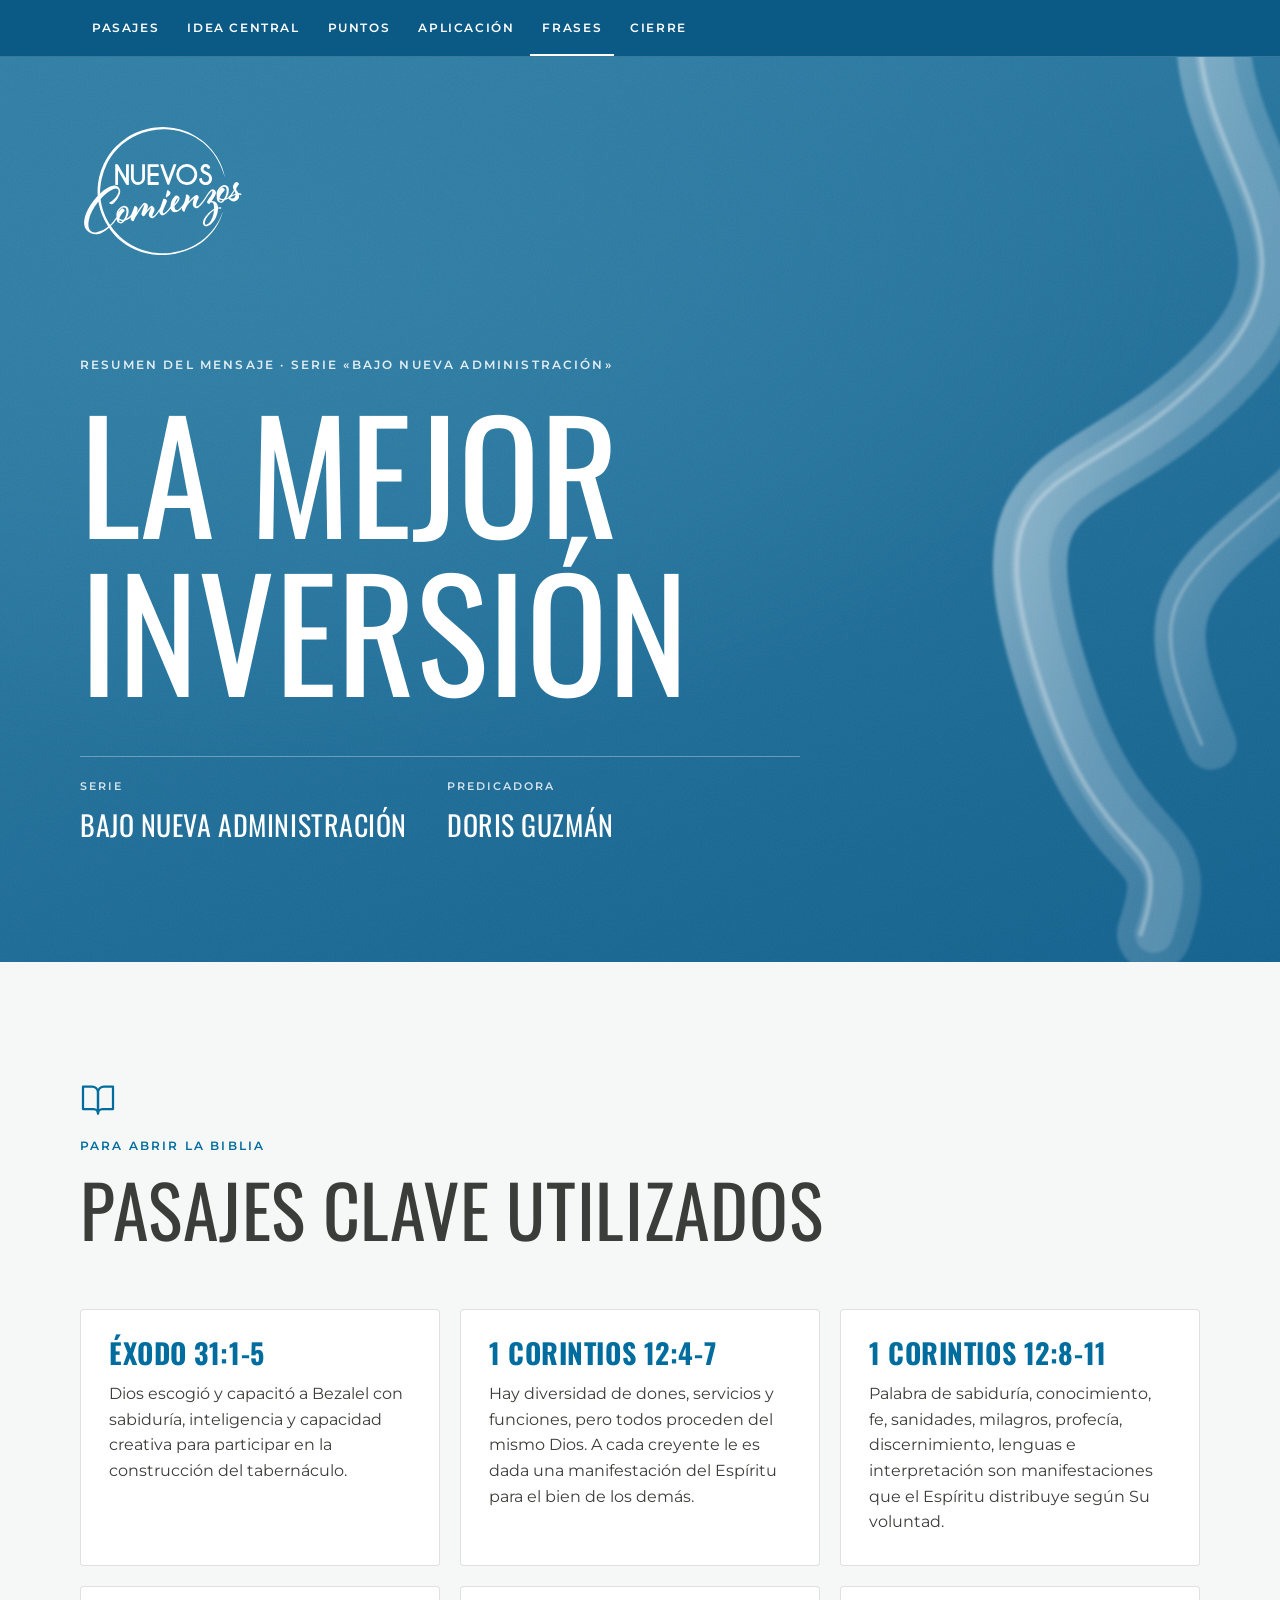
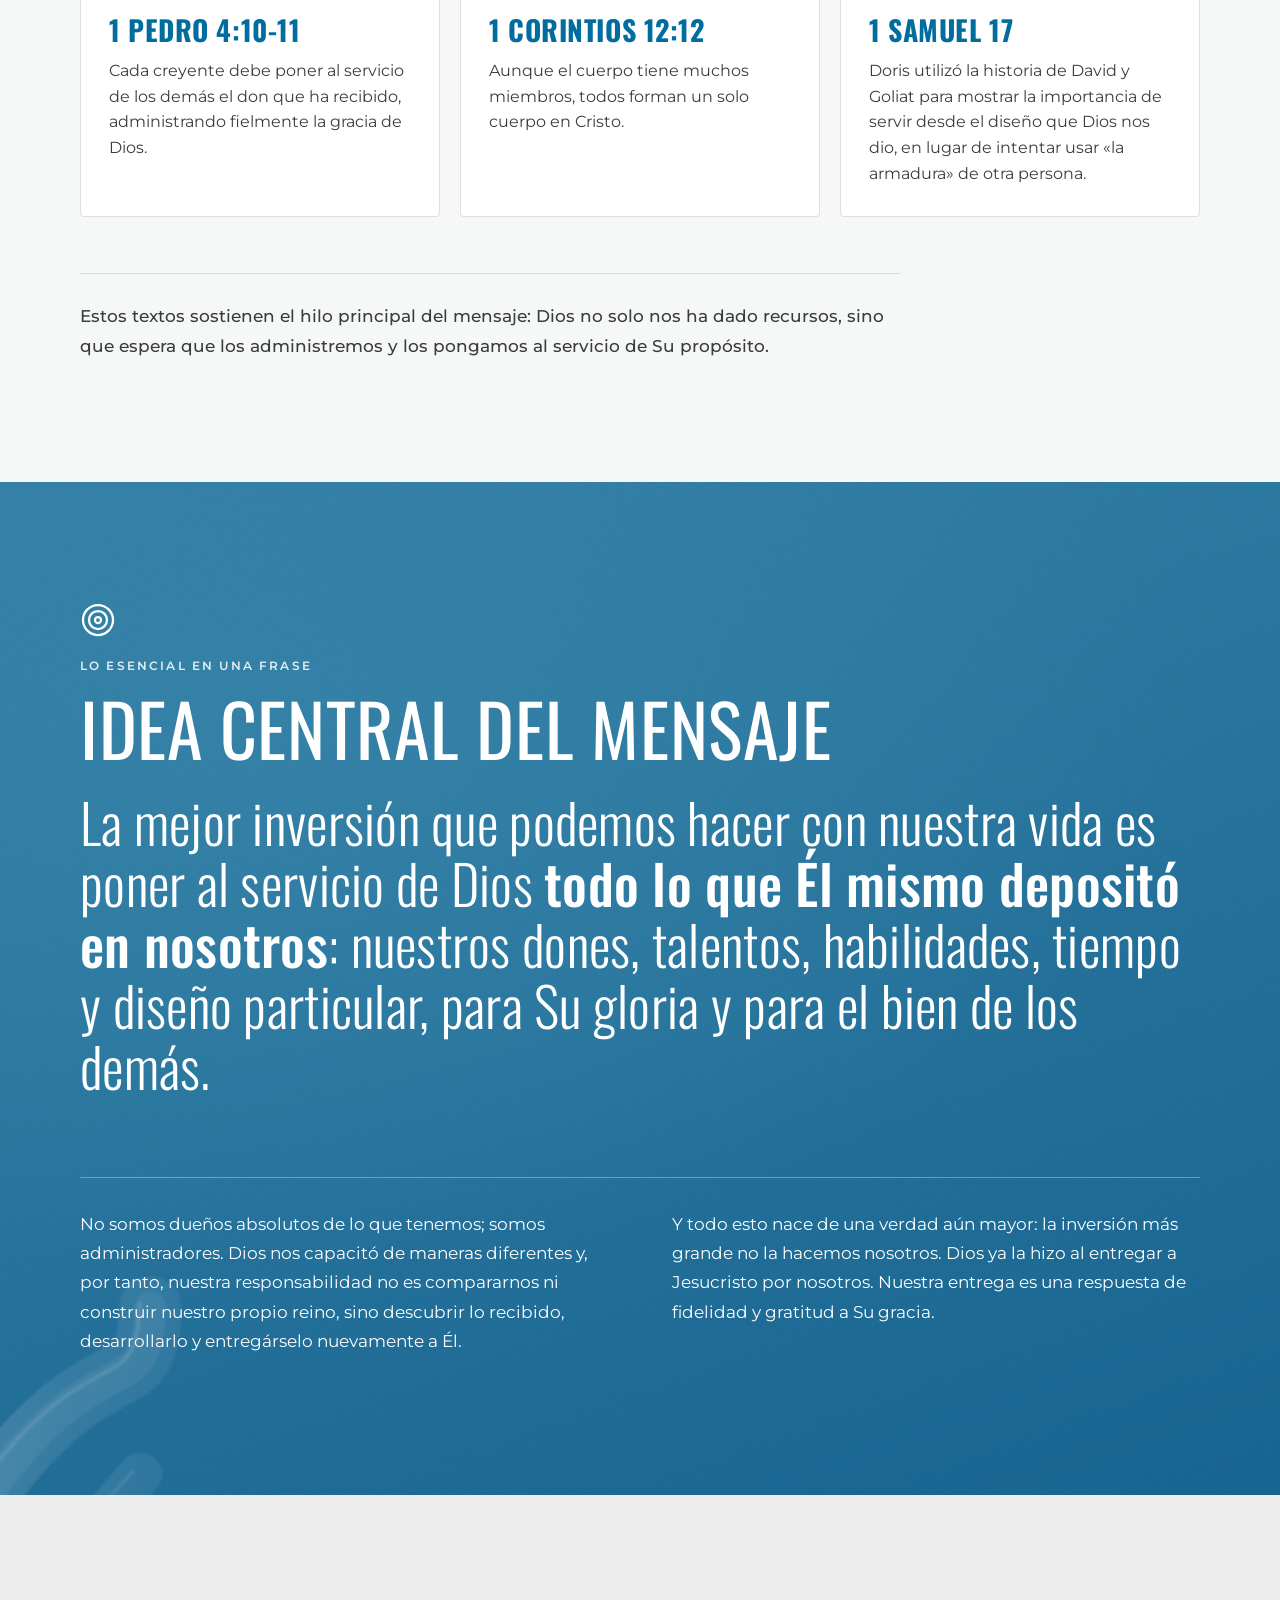
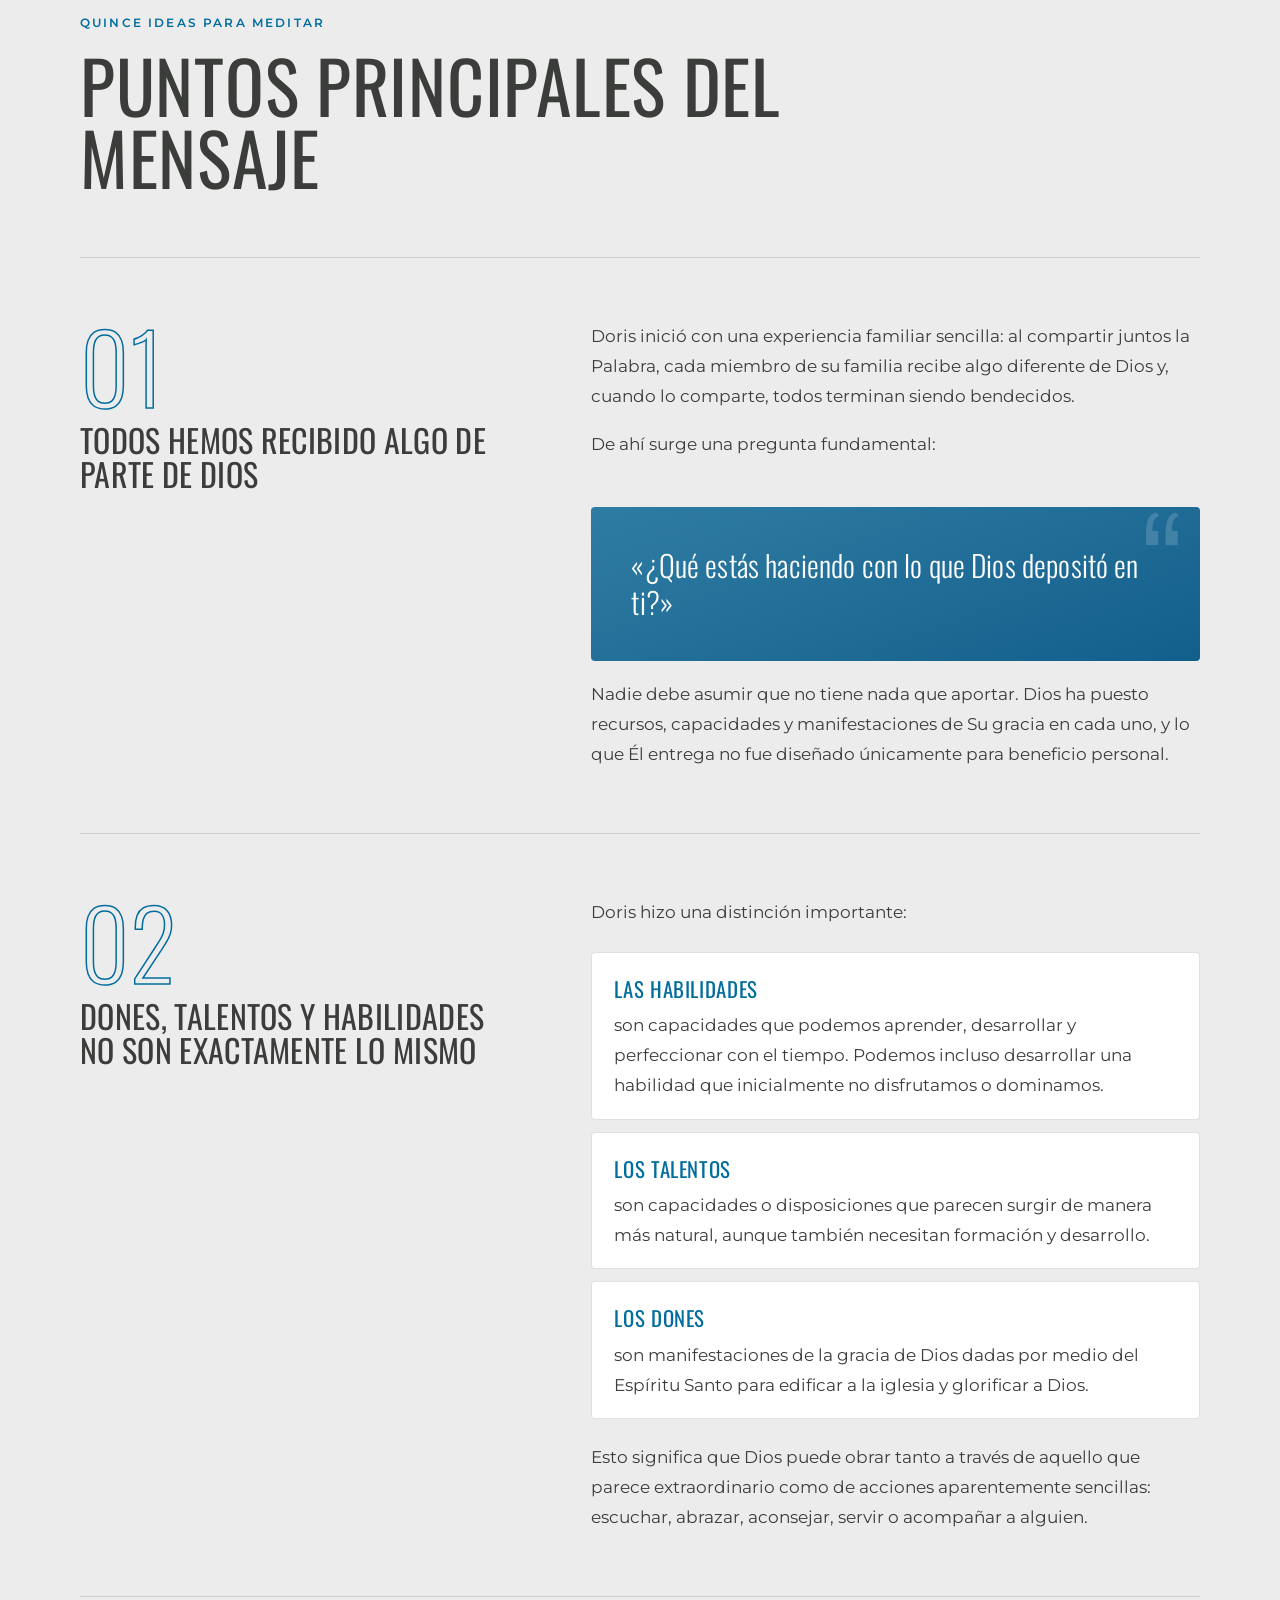
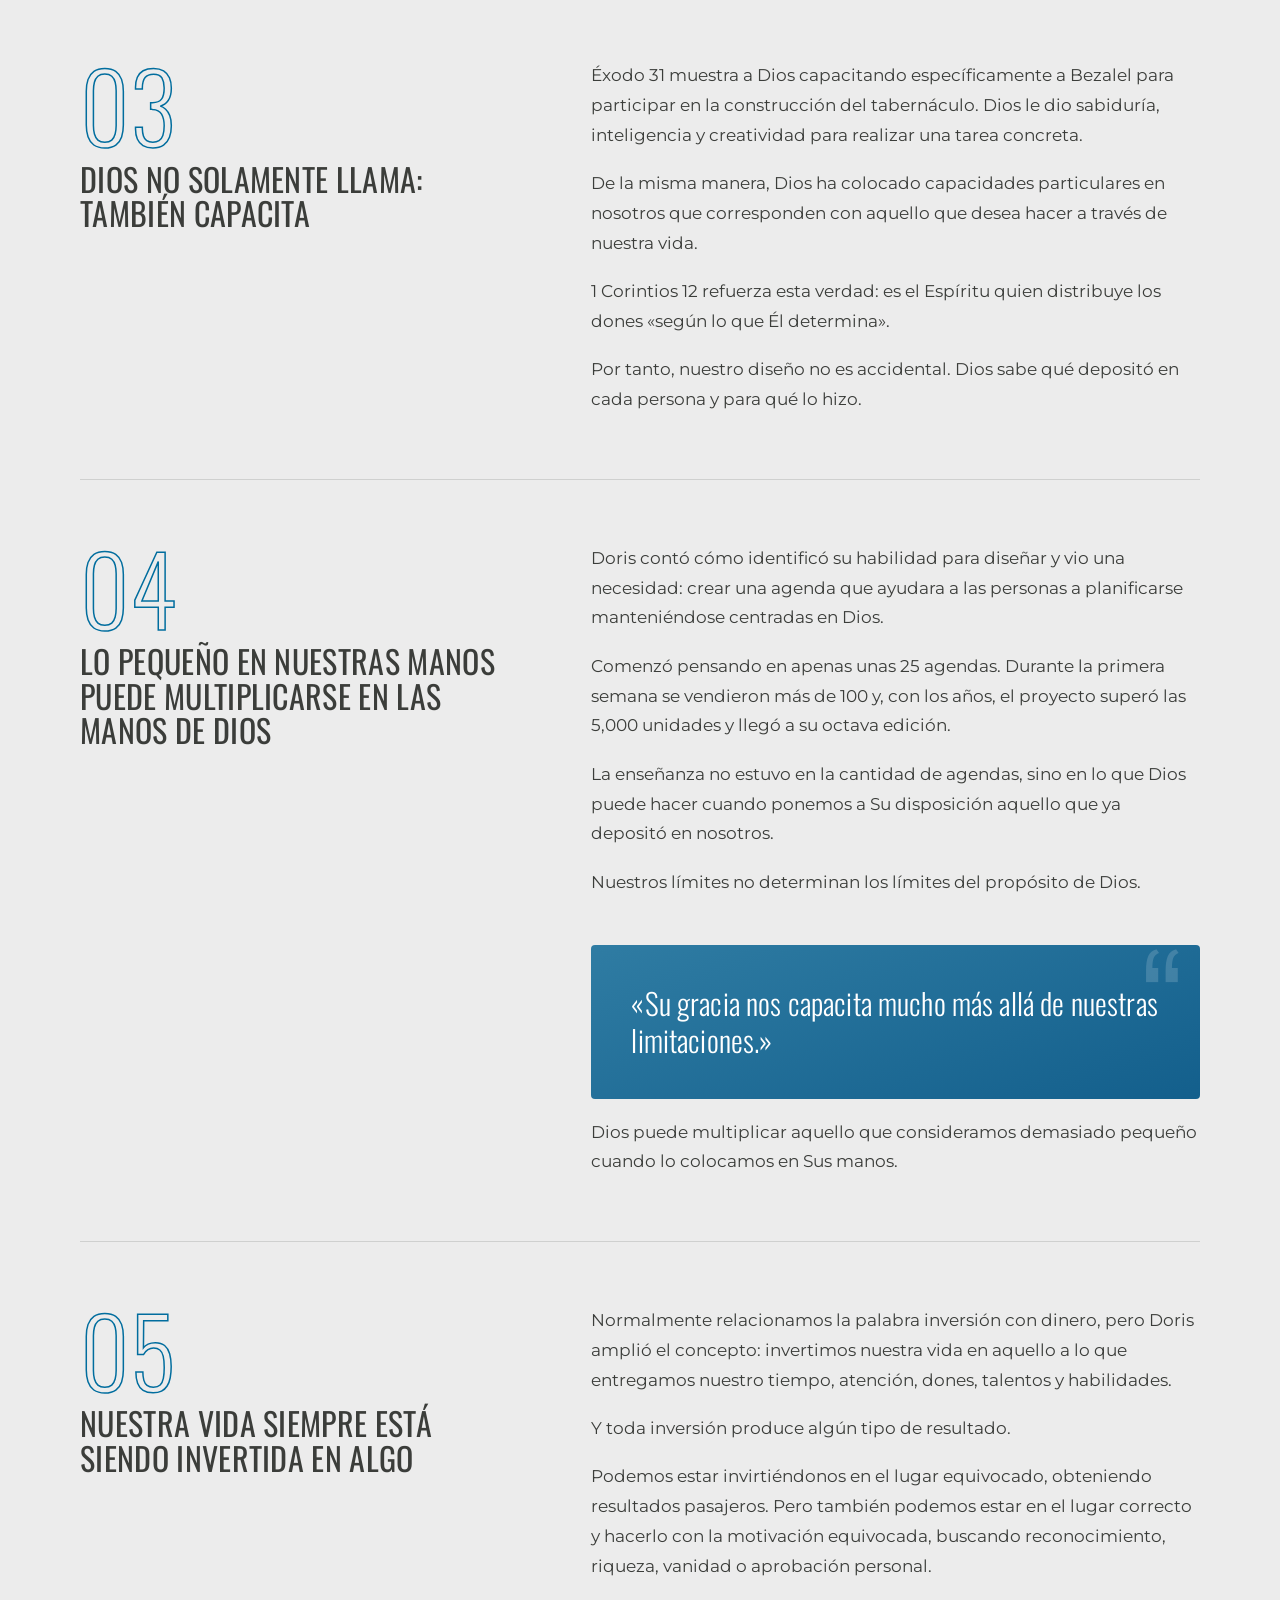
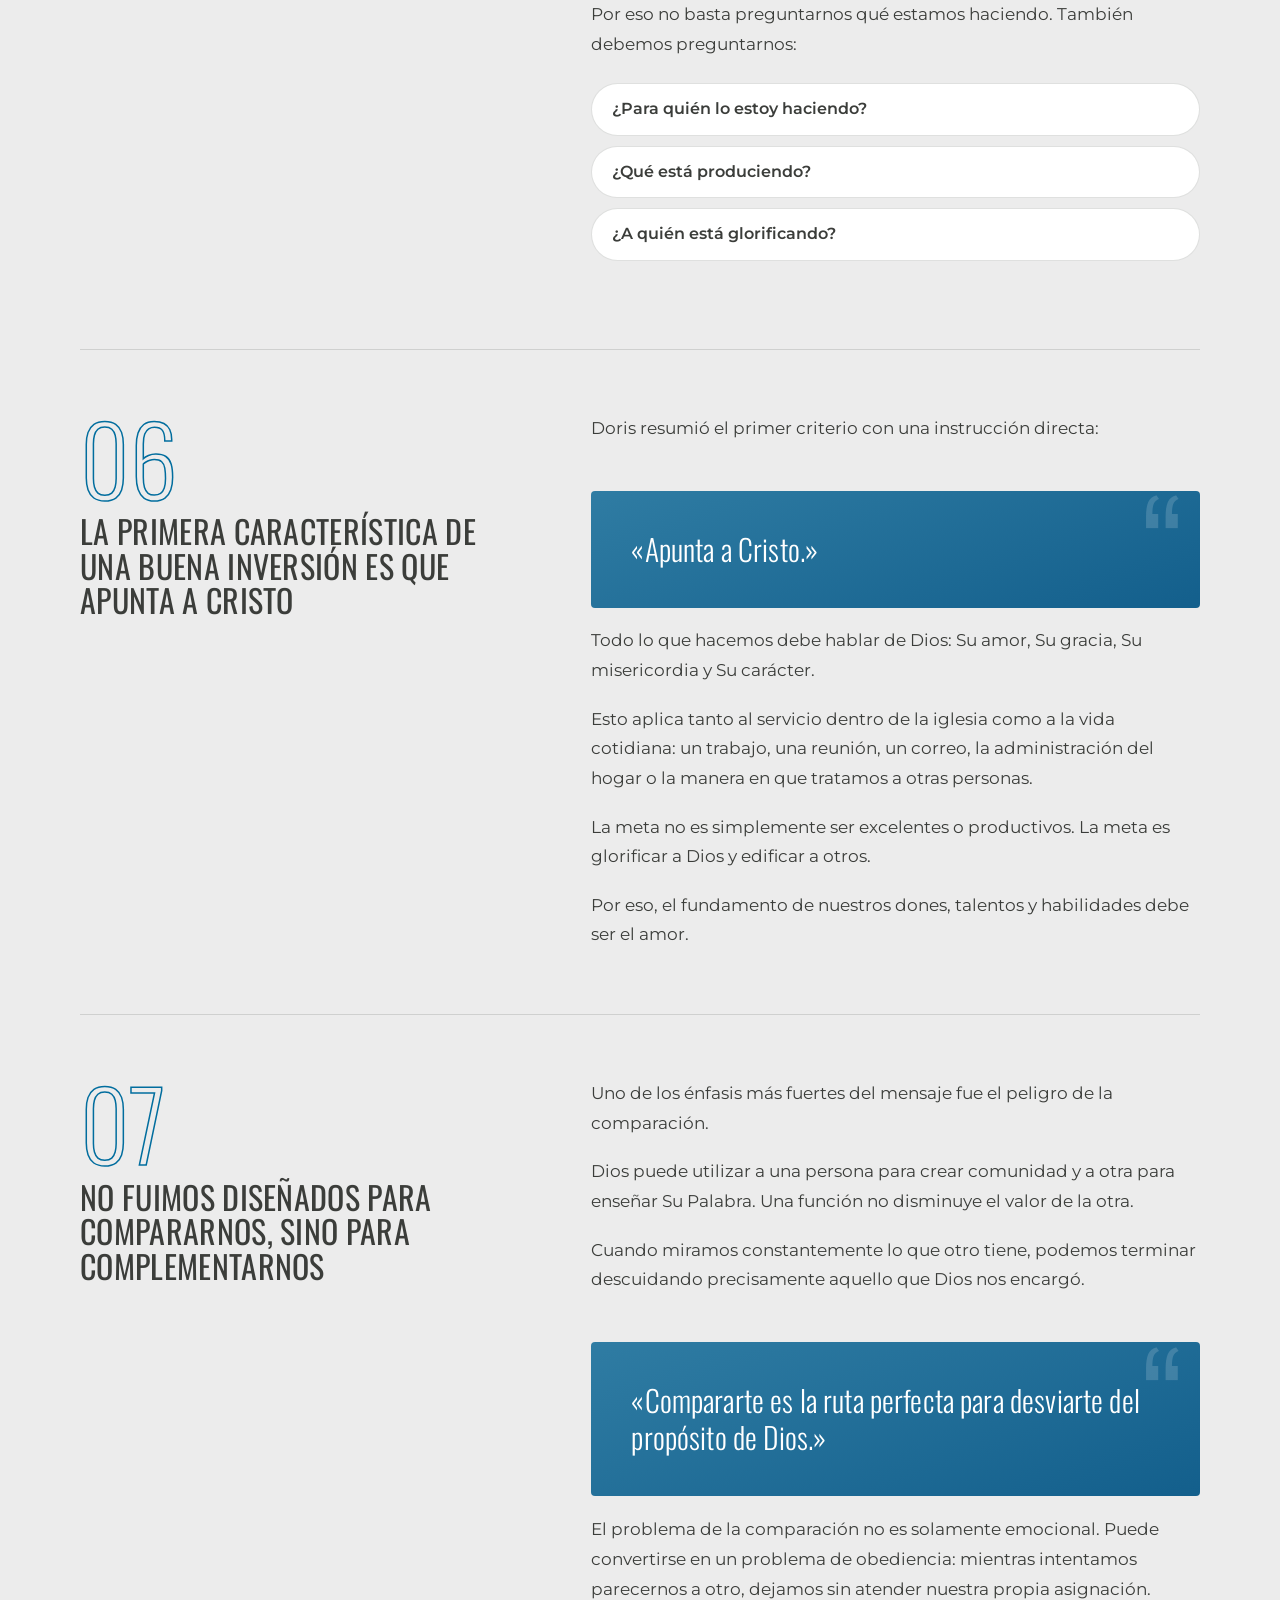
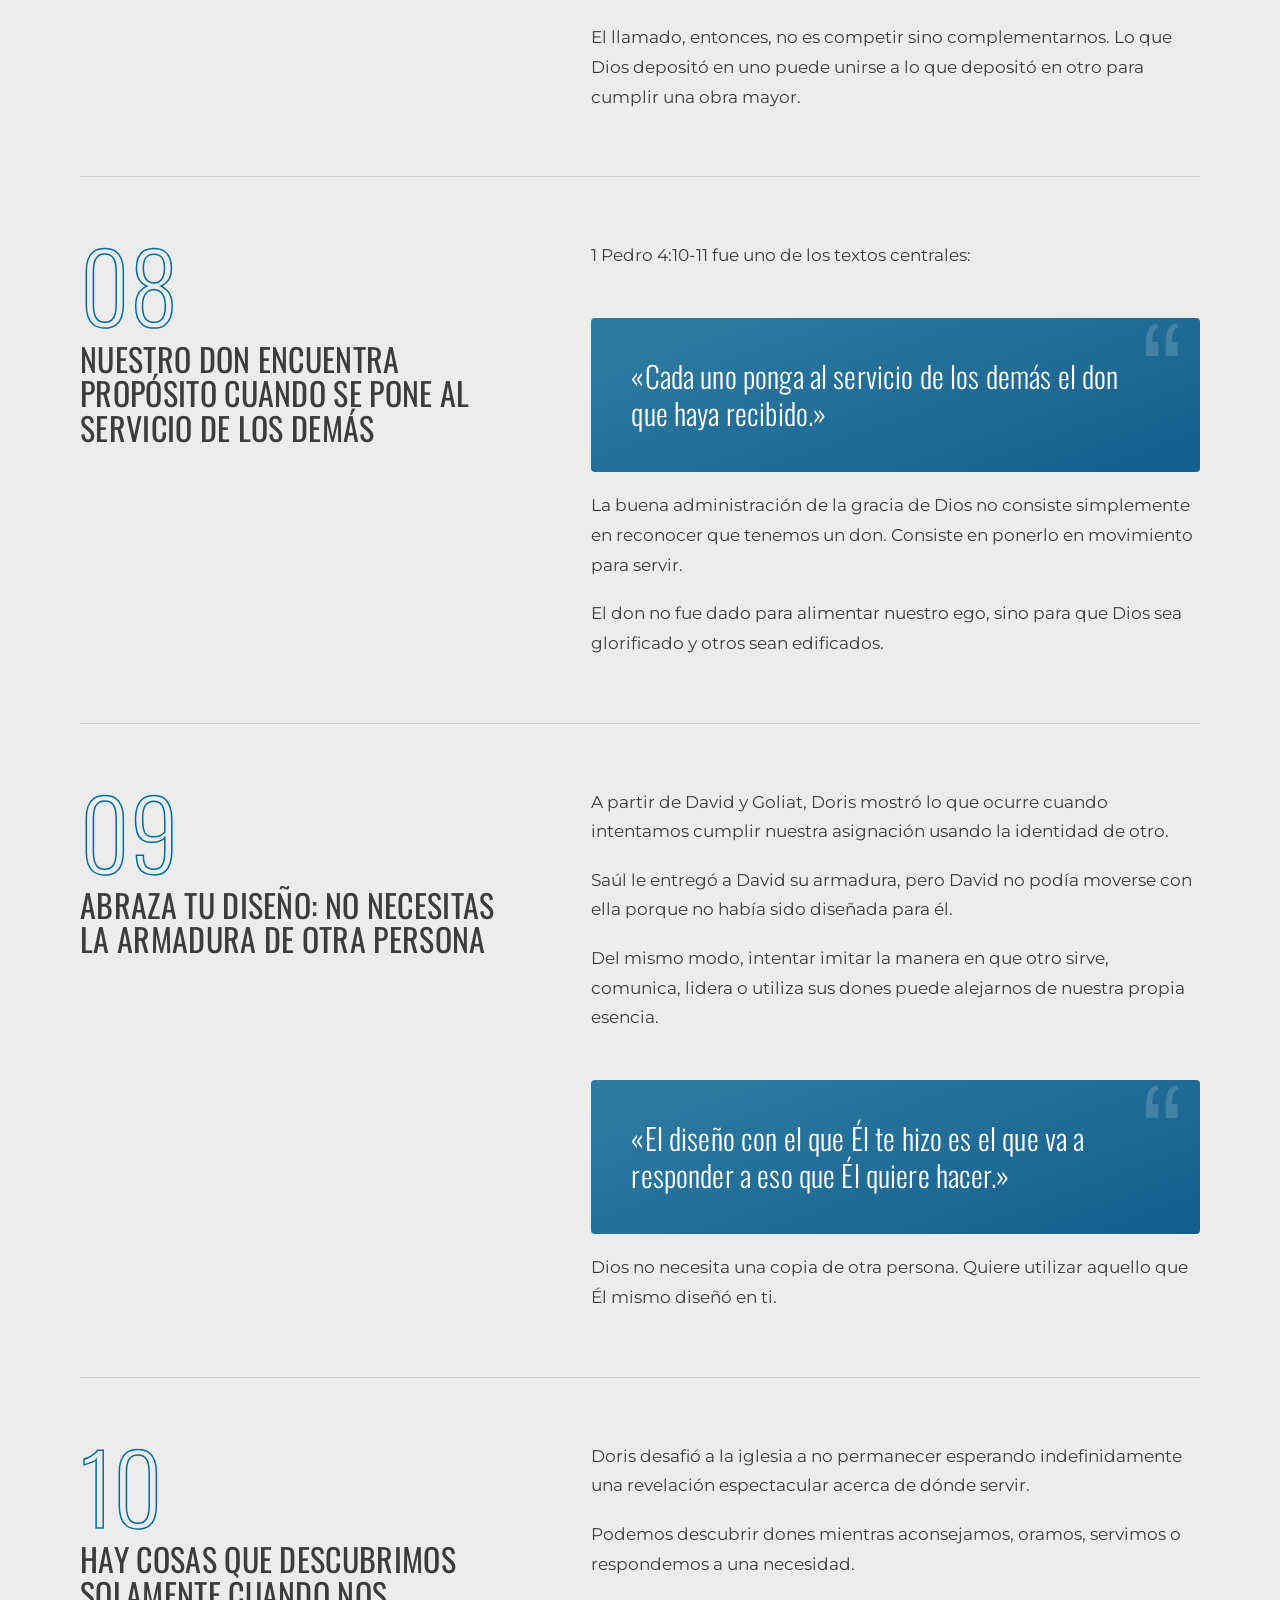
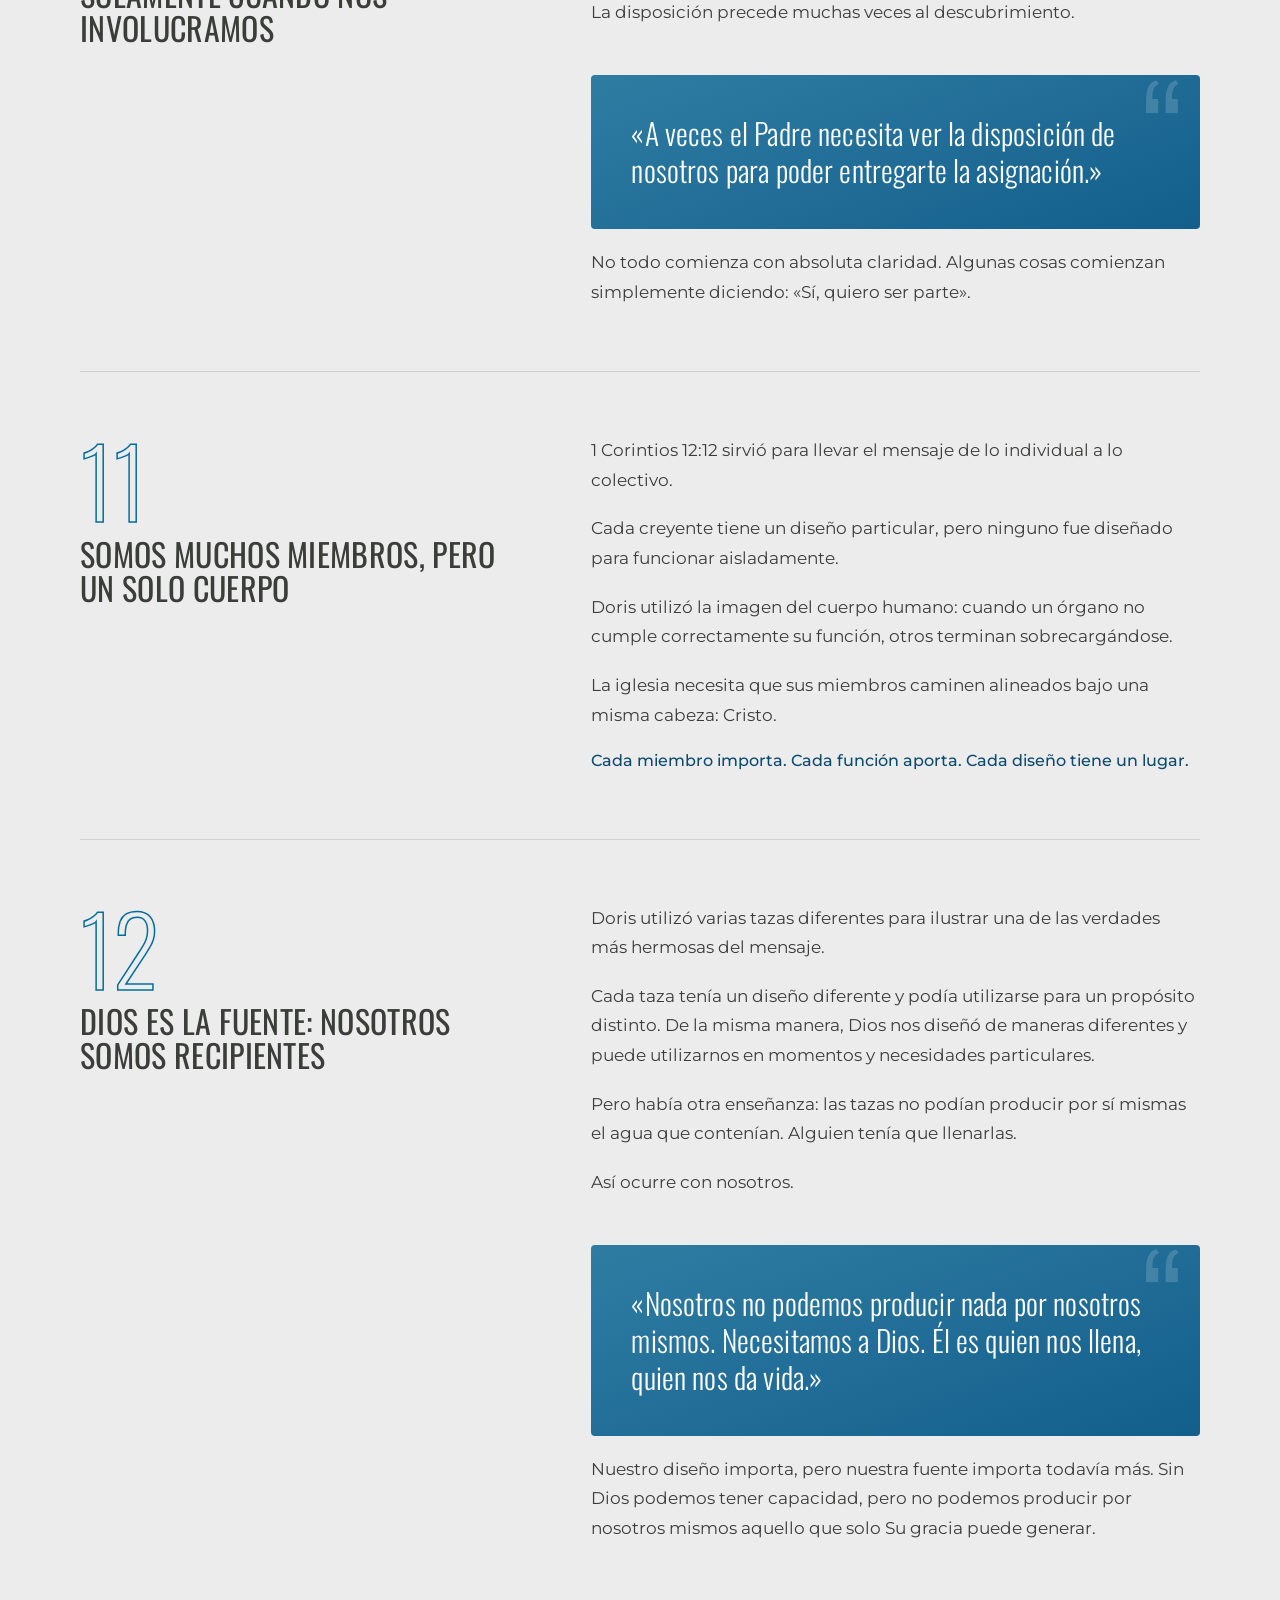
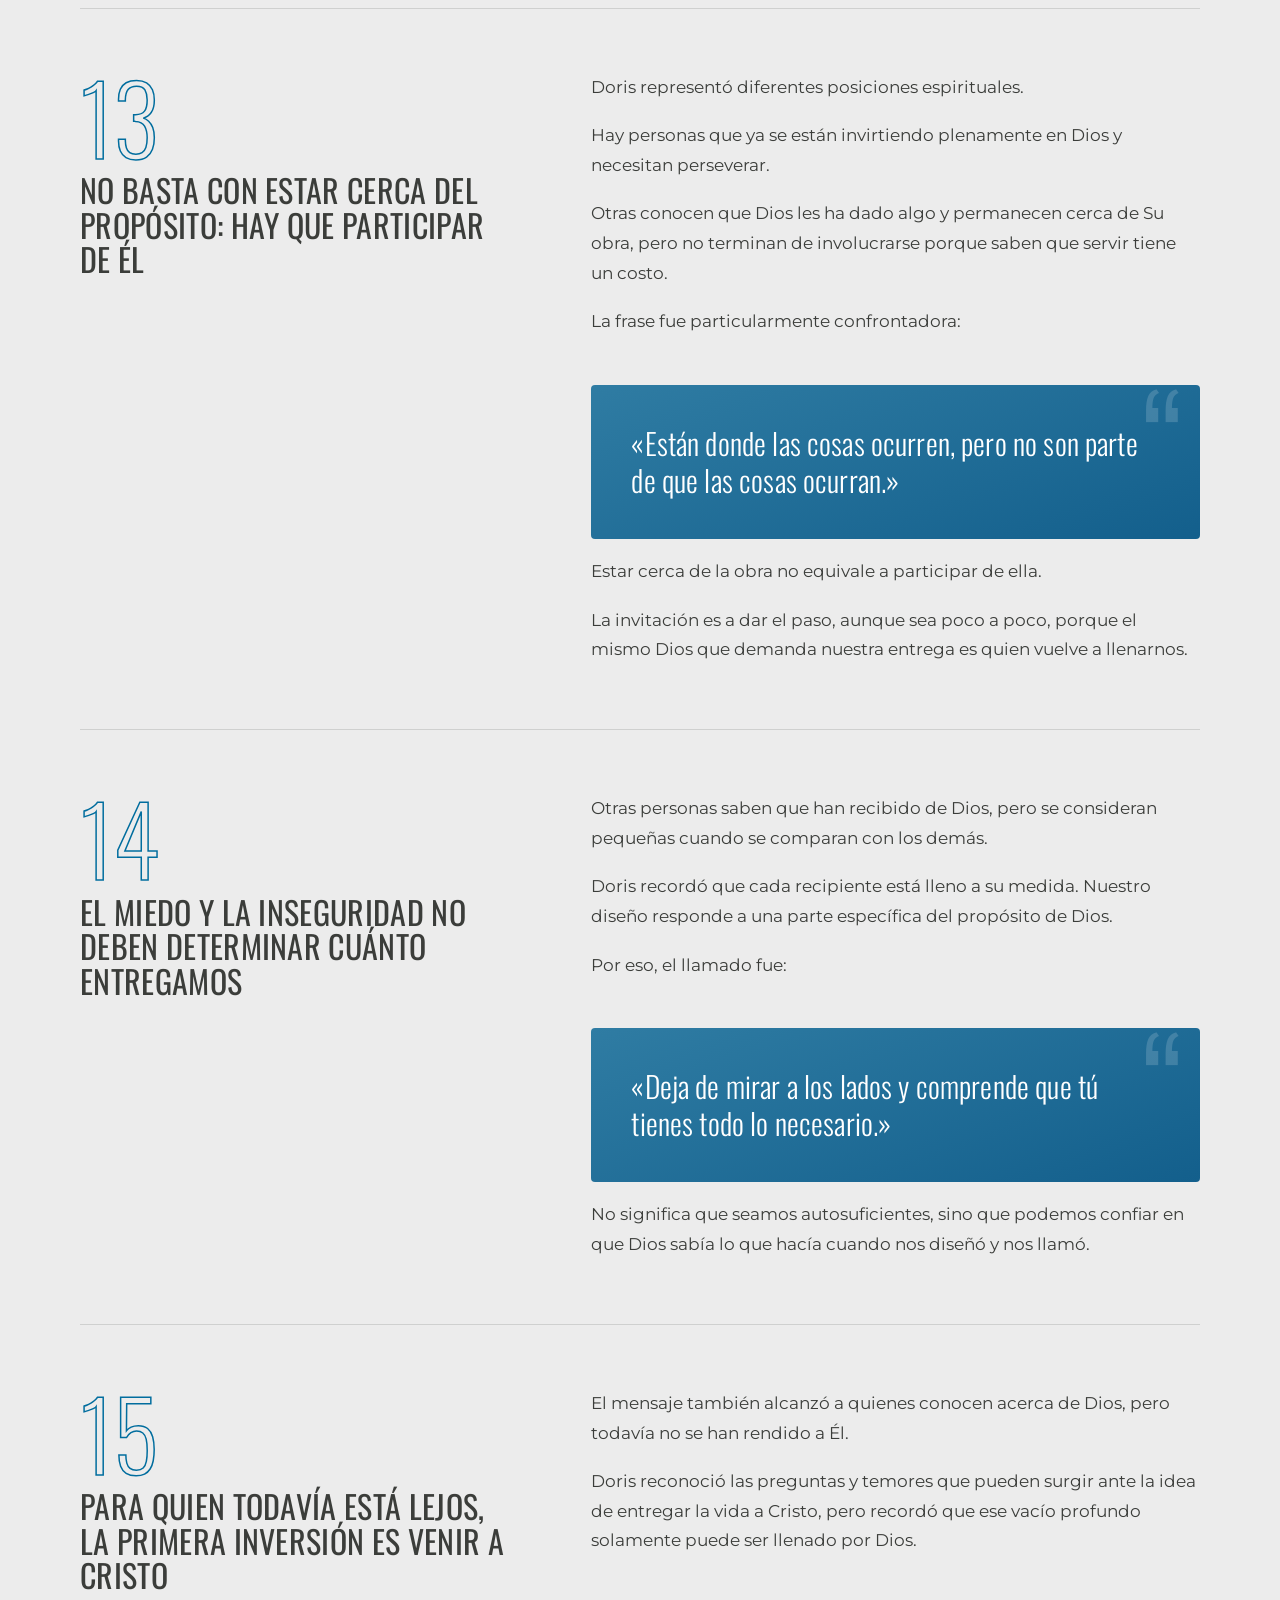
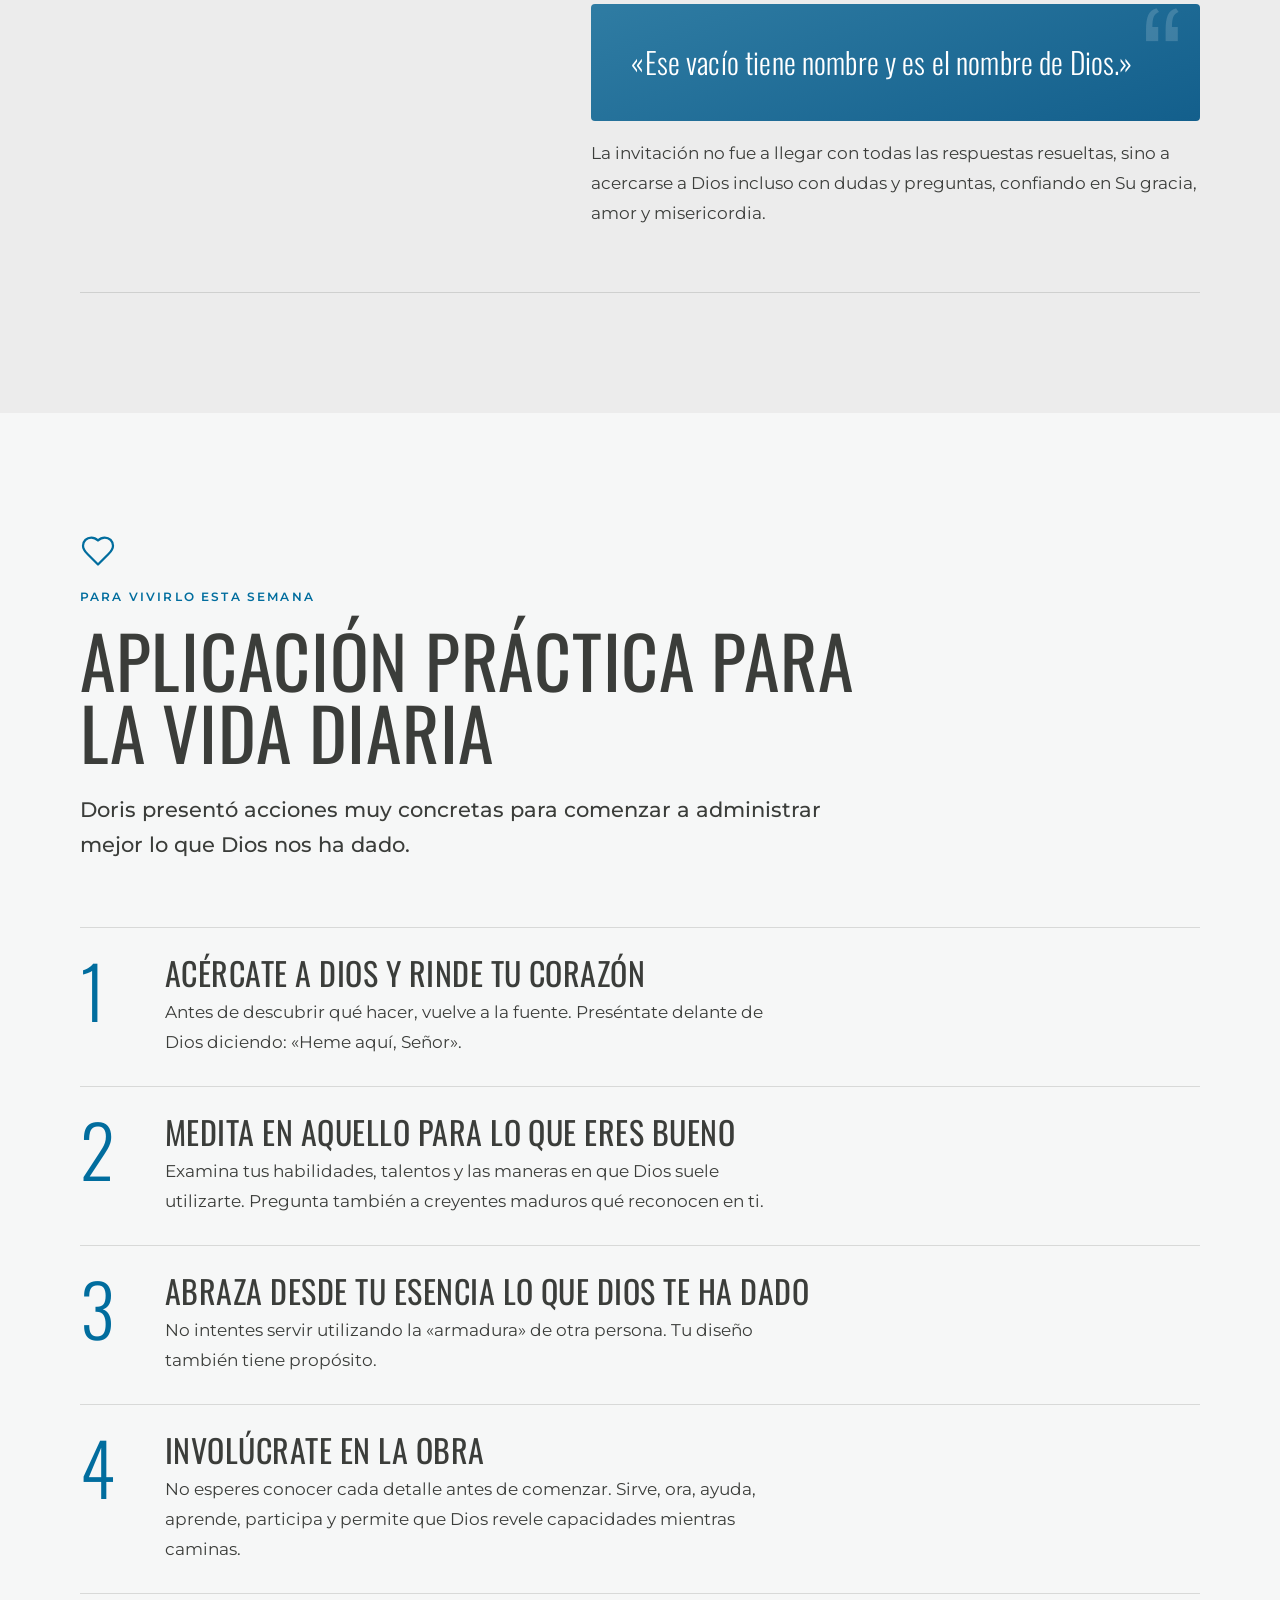
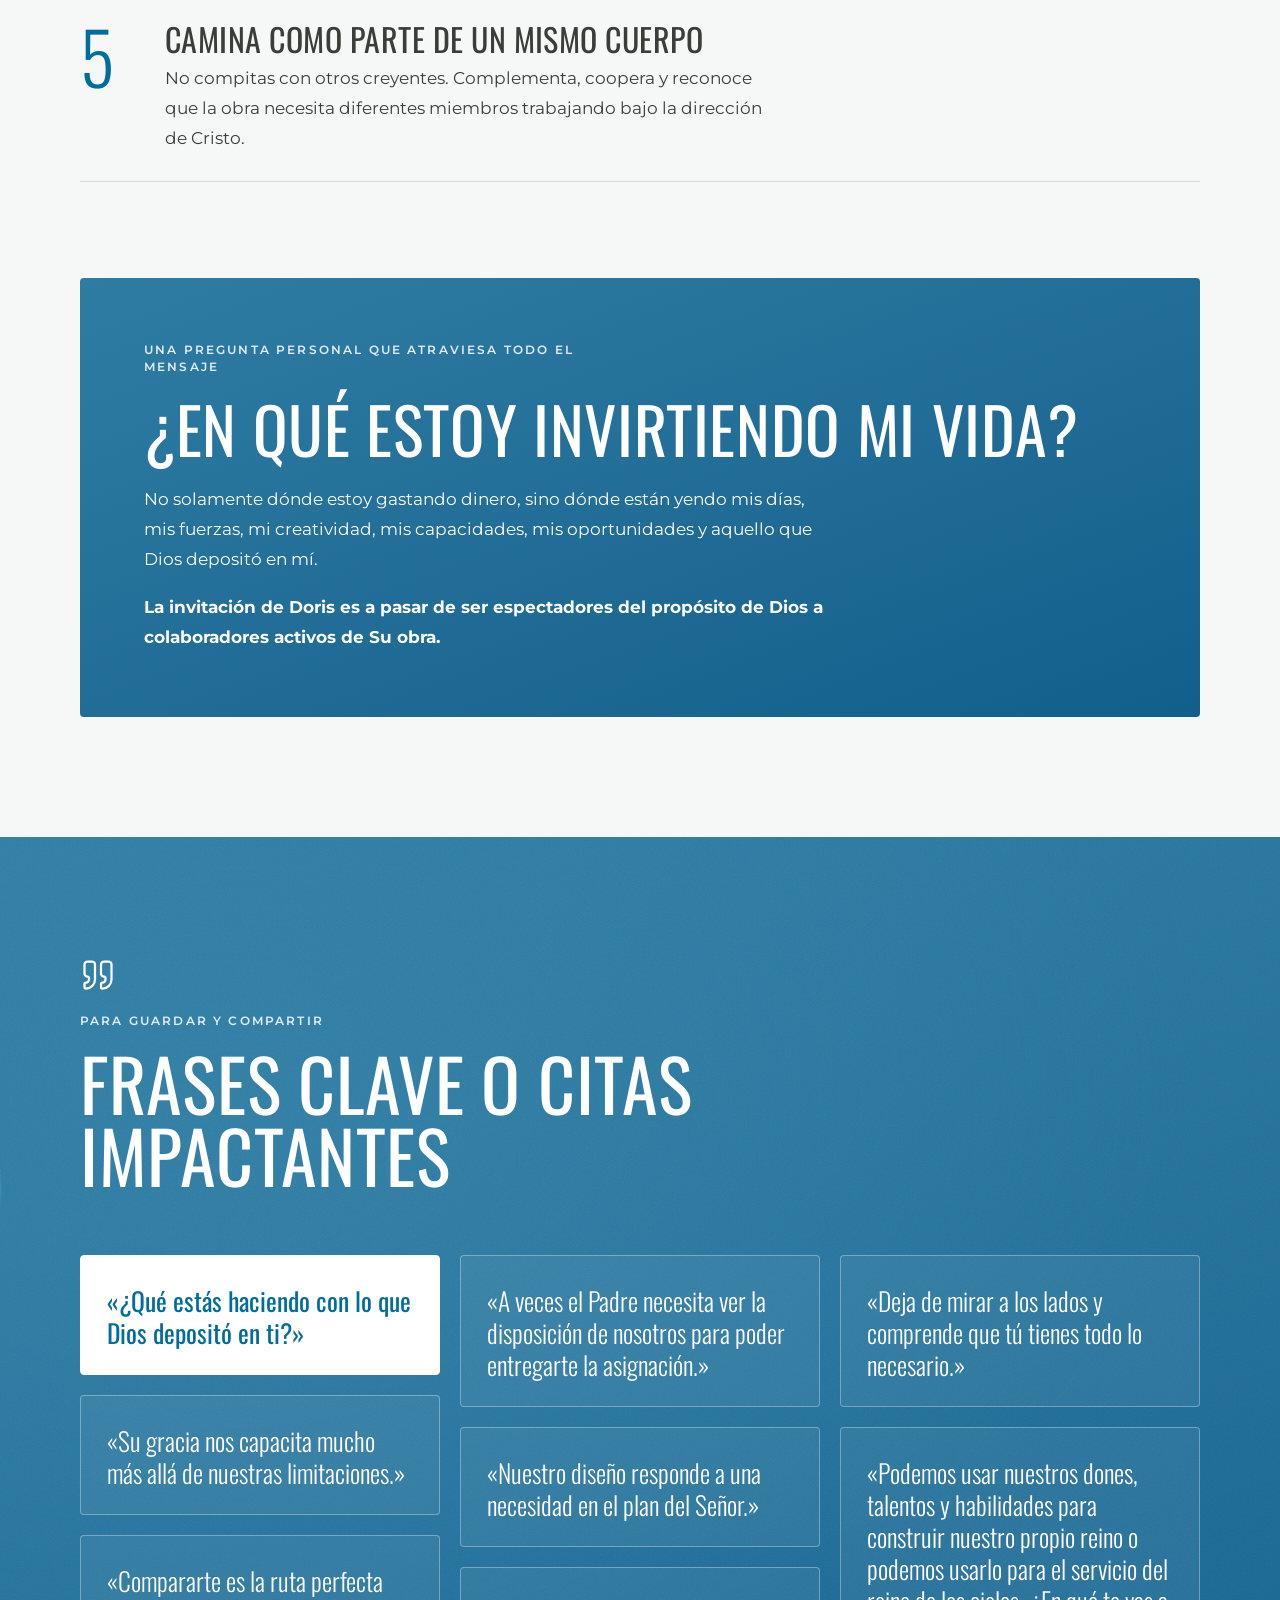
<file: mensajes/la-mejor-inversion.html>
<!doctype html>
<html lang="es">
<head>
  <meta charset="utf-8">
  <meta name="viewport" content="width=device-width, initial-scale=1">
  <title>La mejor inversión · Doris Guzmán · Nuevos Comienzos</title>
  <meta name="description" content="Resumen del mensaje «La mejor inversión», de Doris Guzmán, de la serie «Bajo nueva administración»: poner al servicio de Dios todo lo que Él depositó en nosotros.">
  <meta property="og:type" content="article">
  <meta property="og:locale" content="es_DO">
  <meta property="og:title" content="La mejor inversión · Doris Guzmán">
  <meta property="og:description" content="Poner al servicio de Dios todo lo que Él depositó en nosotros. Resumen del mensaje de la serie «Bajo nueva administración».">
  <meta name="theme-color" content="#0b5a86">
  <link rel="icon" href="../assets/logo-azul.svg" type="image/svg+xml">
  <link rel="preconnect" href="https://fonts.googleapis.com">
  <link rel="preconnect" href="https://fonts.gstatic.com" crossorigin>
  <link href="https://fonts.googleapis.com/css2?family=Montserrat:wght@400;500;600;700&family=Oswald:wght@300;400;500&display=swap" rel="stylesheet">
  <link rel="stylesheet" href="../assets/mensaje.css">
  <script>document.documentElement.classList.add("js");</script>
</head>
<body>

<!-- Cintas translúcidas (motivo gráfico de la guía de estilo) -->
<svg width="0" height="0" style="position:absolute" aria-hidden="true" focusable="false">
  <defs>
    <linearGradient id="cinta" x1="0" y1="0" x2="1" y2="1">
      <stop offset="0" stop-color="#fff" stop-opacity=".62"/>
      <stop offset=".55" stop-color="#dcecf5" stop-opacity=".26"/>
      <stop offset="1" stop-color="#fff" stop-opacity=".1"/>
    </linearGradient>
    <filter id="suave" x="-10%" y="-10%" width="120%" height="120%"><feGaussianBlur stdDeviation="1.4"/></filter>
    <symbol id="cintas" viewBox="0 0 800 900">
      <g fill="none" stroke-linecap="round" filter="url(#suave)">
        <path d="M640 -60 C 560 140 780 230 640 380 S 380 470 450 700 S 600 860 560 980" stroke="url(#cinta)" stroke-width="78"/>
        <path d="M640 -60 C 560 140 780 230 640 380 S 380 470 450 700 S 600 860 560 980" stroke="#fff" stroke-opacity=".16" stroke-width="40"/>
        <path d="M640 -60 C 560 140 780 230 640 380 S 380 470 450 700 S 600 860 560 980" stroke="#fff" stroke-opacity=".34" stroke-width="5" transform="translate(-14 0)"/>
        <path d="M860 160 C 700 260 820 420 700 520 S 560 640 620 780" stroke="url(#cinta)" stroke-width="54" opacity=".8"/>
        <path d="M860 160 C 700 260 820 420 700 520 S 560 640 620 780" stroke="#fff" stroke-opacity=".28" stroke-width="4" transform="translate(-10 0)"/>
      </g>
    </symbol>
  </defs>
</svg>

<nav class="nc-nav" aria-label="Secciones del mensaje">
  <div class="nc-wrap nc-nav__row">
    <ul class="nc-nav__links">
      <li><a href="#pasajes">Pasajes</a></li>
      <li><a href="#idea">Idea central</a></li>
      <li><a href="#puntos">Puntos</a></li>
      <li><a href="#aplicacion">Aplicación</a></li>
      <li><a href="#frases">Frases</a></li>
      <li><a href="#cierre">Cierre</a></li>
    </ul>
  </div>
</nav>

<header class="nc-hero nc-on-blue">
  <svg class="nc-ribbons" style="right:-8%;top:-6%;width:min(78vw,760px);height:auto;aspect-ratio:800/900" aria-hidden="true"><use href="#cintas"/></svg>
  <div class="nc-wrap" style="display:flex;flex-direction:column;flex:1">
    <img class="nc-hero__logo" src="../assets/logo-blanco.svg" alt="Nuevos Comienzos">
    <div class="nc-hero__body">
      <p class="nc-eyebrow">Resumen del mensaje · Serie «Bajo nueva administración»</p>
      <h1 class="nc-display">La mejor<br>inversión</h1>
      <dl class="nc-hero__meta">
        <div class="nc-meta"><dt>Serie</dt><dd>Bajo nueva administración</dd></div>
        <div class="nc-meta"><dt>Predicadora</dt><dd>Doris Guzmán</dd></div>
      </dl>
    </div>
  </div>
</header>

<main>

<!-- PASAJES -->
<section class="nc-section nc-section--paper" id="pasajes" aria-labelledby="t-pasajes">
  <div class="nc-wrap">
    <div class="nc-section__head nc-reveal">
      <svg class="nc-section__icon" viewBox="0 0 24 24" aria-hidden="true"><path d="M2 3h6a4 4 0 0 1 4 4v14a3 3 0 0 0-3-3H2z"/><path d="M22 3h-6a4 4 0 0 0-4 4v14a3 3 0 0 1 3-3h7z"/></svg>
      <p class="nc-eyebrow">Para abrir la Biblia</p>
      <h2 class="nc-h2" id="t-pasajes">Pasajes clave utilizados</h2>
    </div>

    <ul class="nc-verses">
      <li class="nc-verse nc-reveal">
        <h3 class="nc-verse__ref">Éxodo 31:1-5</h3>
        <p>Dios escogió y capacitó a Bezalel con sabiduría, inteligencia y capacidad creativa para participar en la construcción del tabernáculo.</p>
      </li>
      <li class="nc-verse nc-reveal">
        <h3 class="nc-verse__ref">1 Corintios 12:4-7</h3>
        <p>Hay diversidad de dones, servicios y funciones, pero todos proceden del mismo Dios. A cada creyente le es dada una manifestación del Espíritu para el bien de los demás.</p>
      </li>
      <li class="nc-verse nc-reveal">
        <h3 class="nc-verse__ref">1 Corintios 12:8-11</h3>
        <p>Palabra de sabiduría, conocimiento, fe, sanidades, milagros, profecía, discernimiento, lenguas e interpretación son manifestaciones que el Espíritu distribuye según Su voluntad.</p>
      </li>
      <li class="nc-verse nc-reveal">
        <h3 class="nc-verse__ref">1 Pedro 4:10-11</h3>
        <p>Cada creyente debe poner al servicio de los demás el don que ha recibido, administrando fielmente la gracia de Dios.</p>
      </li>
      <li class="nc-verse nc-reveal">
        <h3 class="nc-verse__ref">1 Corintios 12:12</h3>
        <p>Aunque el cuerpo tiene muchos miembros, todos forman un solo cuerpo en Cristo.</p>
      </li>
      <li class="nc-verse nc-reveal">
        <h3 class="nc-verse__ref">1 Samuel 17</h3>
        <p>Doris utilizó la historia de David y Goliat para mostrar la importancia de servir desde el diseño que Dios nos dio, en lugar de intentar usar «la armadura» de otra persona.</p>
      </li>
    </ul>

    <p class="nc-bridge nc-reveal">Estos textos sostienen el hilo principal del mensaje: Dios no solo nos ha dado recursos, sino que espera que los administremos y los pongamos al servicio de Su propósito.</p>
  </div>
</section>

<!-- IDEA CENTRAL -->
<section class="nc-idea nc-on-blue" id="idea" aria-labelledby="t-idea">
  <svg class="nc-ribbons" style="left:-34%;bottom:-52%;width:min(70vw,640px);height:auto;aspect-ratio:800/900;transform:scaleX(-1) rotate(160deg);opacity:.4" aria-hidden="true"><use href="#cintas"/></svg>
  <div class="nc-wrap">
    <div class="nc-section__head nc-reveal" style="margin-bottom:28px">
      <svg class="nc-section__icon" viewBox="0 0 24 24" aria-hidden="true"><circle cx="12" cy="12" r="10"/><circle cx="12" cy="12" r="6"/><circle cx="12" cy="12" r="2"/></svg>
      <p class="nc-eyebrow">Lo esencial en una frase</p>
      <h2 class="nc-h2" id="t-idea">Idea central del mensaje</h2>
    </div>

    <p class="nc-idea__lead nc-reveal">La mejor inversión que podemos hacer con nuestra vida es poner al servicio de Dios <strong>todo lo que Él mismo depositó en nosotros</strong>: nuestros dones, talentos, habilidades, tiempo y diseño particular, para Su gloria y para el bien de los demás.</p>

    <div class="nc-idea__cols nc-reveal">
      <p>No somos dueños absolutos de lo que tenemos; somos administradores. Dios nos capacitó de maneras diferentes y, por tanto, nuestra responsabilidad no es compararnos ni construir nuestro propio reino, sino descubrir lo recibido, desarrollarlo y entregárselo nuevamente a Él.</p>
      <p>Y todo esto nace de una verdad aún mayor: la inversión más grande no la hacemos nosotros. Dios ya la hizo al entregar a Jesucristo por nosotros. Nuestra entrega es una respuesta de fidelidad y gratitud a Su gracia.</p>
    </div>
  </div>
</section>

<!-- PUNTOS PRINCIPALES -->
<section class="nc-section nc-section--gris" id="puntos" aria-labelledby="t-puntos">
  <div class="nc-wrap">
    <div class="nc-section__head nc-reveal">
      <p class="nc-eyebrow">Quince ideas para meditar</p>
      <h2 class="nc-h2" id="t-puntos">Puntos principales del mensaje</h2>
    </div>

    <ol class="nc-points">

      <li class="nc-point nc-reveal">
        <div class="nc-point__head">
          <span class="nc-point__num" aria-hidden="true">01</span>
          <h3 class="nc-h3 nc-point__title">Todos hemos recibido algo de parte de Dios</h3>
        </div>
        <div class="nc-point__body">
          <p>Doris inició con una experiencia familiar sencilla: al compartir juntos la Palabra, cada miembro de su familia recibe algo diferente de Dios y, cuando lo comparte, todos terminan siendo bendecidos.</p>
          <p>De ahí surge una pregunta fundamental:</p>
          <blockquote class="nc-pull"><p>«¿Qué estás haciendo con lo que Dios depositó en ti?»</p></blockquote>
          <p>Nadie debe asumir que no tiene nada que aportar. Dios ha puesto recursos, capacidades y manifestaciones de Su gracia en cada uno, y lo que Él entrega no fue diseñado únicamente para beneficio personal.</p>
        </div>
      </li>

      <li class="nc-point nc-reveal">
        <div class="nc-point__head">
          <span class="nc-point__num" aria-hidden="true">02</span>
          <h3 class="nc-h3 nc-point__title">Dones, talentos y habilidades no son exactamente lo mismo</h3>
        </div>
        <div class="nc-point__body">
          <p>Doris hizo una distinción importante:</p>
          <ul class="nc-defs">
            <li class="nc-def"><strong>Las habilidades</strong> son capacidades que podemos aprender, desarrollar y perfeccionar con el tiempo. Podemos incluso desarrollar una habilidad que inicialmente no disfrutamos o dominamos.</li>
            <li class="nc-def"><strong>Los talentos</strong> son capacidades o disposiciones que parecen surgir de manera más natural, aunque también necesitan formación y desarrollo.</li>
            <li class="nc-def"><strong>Los dones</strong> son manifestaciones de la gracia de Dios dadas por medio del Espíritu Santo para edificar a la iglesia y glorificar a Dios.</li>
          </ul>
          <p>Esto significa que Dios puede obrar tanto a través de aquello que parece extraordinario como de acciones aparentemente sencillas: escuchar, abrazar, aconsejar, servir o acompañar a alguien.</p>
        </div>
      </li>

      <li class="nc-point nc-reveal">
        <div class="nc-point__head">
          <span class="nc-point__num" aria-hidden="true">03</span>
          <h3 class="nc-h3 nc-point__title">Dios no solamente llama: también capacita</h3>
        </div>
        <div class="nc-point__body">
          <p>Éxodo 31 muestra a Dios capacitando específicamente a Bezalel para participar en la construcción del tabernáculo. Dios le dio sabiduría, inteligencia y creatividad para realizar una tarea concreta.</p>
          <p>De la misma manera, Dios ha colocado capacidades particulares en nosotros que corresponden con aquello que desea hacer a través de nuestra vida.</p>
          <p>1 Corintios 12 refuerza esta verdad: es el Espíritu quien distribuye los dones «según lo que Él determina».</p>
          <p>Por tanto, nuestro diseño no es accidental. Dios sabe qué depositó en cada persona y para qué lo hizo.</p>
        </div>
      </li>

      <li class="nc-point nc-reveal">
        <div class="nc-point__head">
          <span class="nc-point__num" aria-hidden="true">04</span>
          <h3 class="nc-h3 nc-point__title">Lo pequeño en nuestras manos puede multiplicarse en las manos de Dios</h3>
        </div>
        <div class="nc-point__body">
          <p>Doris contó cómo identificó su habilidad para diseñar y vio una necesidad: crear una agenda que ayudara a las personas a planificarse manteniéndose centradas en Dios.</p>
          <p>Comenzó pensando en apenas unas 25 agendas. Durante la primera semana se vendieron más de 100 y, con los años, el proyecto superó las 5,000 unidades y llegó a su octava edición.</p>
          <p>La enseñanza no estuvo en la cantidad de agendas, sino en lo que Dios puede hacer cuando ponemos a Su disposición aquello que ya depositó en nosotros.</p>
          <p>Nuestros límites no determinan los límites del propósito de Dios.</p>
          <blockquote class="nc-pull"><p>«Su gracia nos capacita mucho más allá de nuestras limitaciones.»</p></blockquote>
          <p>Dios puede multiplicar aquello que consideramos demasiado pequeño cuando lo colocamos en Sus manos.</p>
        </div>
      </li>

      <li class="nc-point nc-reveal">
        <div class="nc-point__head">
          <span class="nc-point__num" aria-hidden="true">05</span>
          <h3 class="nc-h3 nc-point__title">Nuestra vida siempre está siendo invertida en algo</h3>
        </div>
        <div class="nc-point__body">
          <p>Normalmente relacionamos la palabra inversión con dinero, pero Doris amplió el concepto: invertimos nuestra vida en aquello a lo que entregamos nuestro tiempo, atención, dones, talentos y habilidades.</p>
          <p>Y toda inversión produce algún tipo de resultado.</p>
          <p>Podemos estar invirtiéndonos en el lugar equivocado, obteniendo resultados pasajeros. Pero también podemos estar en el lugar correcto y hacerlo con la motivación equivocada, buscando reconocimiento, riqueza, vanidad o aprobación personal.</p>
          <p>Por eso no basta preguntarnos qué estamos haciendo. También debemos preguntarnos:</p>
          <ul class="nc-asks">
            <li>¿Para quién lo estoy haciendo?</li>
            <li>¿Qué está produciendo?</li>
            <li>¿A quién está glorificando?</li>
          </ul>
        </div>
      </li>

      <li class="nc-point nc-reveal">
        <div class="nc-point__head">
          <span class="nc-point__num" aria-hidden="true">06</span>
          <h3 class="nc-h3 nc-point__title">La primera característica de una buena inversión es que apunta a Cristo</h3>
        </div>
        <div class="nc-point__body">
          <p>Doris resumió el primer criterio con una instrucción directa:</p>
          <blockquote class="nc-pull"><p>«Apunta a Cristo.»</p></blockquote>
          <p>Todo lo que hacemos debe hablar de Dios: Su amor, Su gracia, Su misericordia y Su carácter.</p>
          <p>Esto aplica tanto al servicio dentro de la iglesia como a la vida cotidiana: un trabajo, una reunión, un correo, la administración del hogar o la manera en que tratamos a otras personas.</p>
          <p>La meta no es simplemente ser excelentes o productivos. La meta es glorificar a Dios y edificar a otros.</p>
          <p>Por eso, el fundamento de nuestros dones, talentos y habilidades debe ser el amor.</p>
        </div>
      </li>

      <li class="nc-point nc-reveal">
        <div class="nc-point__head">
          <span class="nc-point__num" aria-hidden="true">07</span>
          <h3 class="nc-h3 nc-point__title">No fuimos diseñados para compararnos, sino para complementarnos</h3>
        </div>
        <div class="nc-point__body">
          <p>Uno de los énfasis más fuertes del mensaje fue el peligro de la comparación.</p>
          <p>Dios puede utilizar a una persona para crear comunidad y a otra para enseñar Su Palabra. Una función no disminuye el valor de la otra.</p>
          <p>Cuando miramos constantemente lo que otro tiene, podemos terminar descuidando precisamente aquello que Dios nos encargó.</p>
          <blockquote class="nc-pull"><p>«Compararte es la ruta perfecta para desviarte del propósito de Dios.»</p></blockquote>
          <p>El problema de la comparación no es solamente emocional. Puede convertirse en un problema de obediencia: mientras intentamos parecernos a otro, dejamos sin atender nuestra propia asignación.</p>
          <p>El llamado, entonces, no es competir sino complementarnos. Lo que Dios depositó en uno puede unirse a lo que depositó en otro para cumplir una obra mayor.</p>
        </div>
      </li>

      <li class="nc-point nc-reveal">
        <div class="nc-point__head">
          <span class="nc-point__num" aria-hidden="true">08</span>
          <h3 class="nc-h3 nc-point__title">Nuestro don encuentra propósito cuando se pone al servicio de los demás</h3>
        </div>
        <div class="nc-point__body">
          <p>1 Pedro 4:10-11 fue uno de los textos centrales:</p>
          <blockquote class="nc-pull"><p>«Cada uno ponga al servicio de los demás el don que haya recibido.»</p></blockquote>
          <p>La buena administración de la gracia de Dios no consiste simplemente en reconocer que tenemos un don. Consiste en ponerlo en movimiento para servir.</p>
          <p>El don no fue dado para alimentar nuestro ego, sino para que Dios sea glorificado y otros sean edificados.</p>
        </div>
      </li>

      <li class="nc-point nc-reveal">
        <div class="nc-point__head">
          <span class="nc-point__num" aria-hidden="true">09</span>
          <h3 class="nc-h3 nc-point__title">Abraza tu diseño: no necesitas la armadura de otra persona</h3>
        </div>
        <div class="nc-point__body">
          <p>A partir de David y Goliat, Doris mostró lo que ocurre cuando intentamos cumplir nuestra asignación usando la identidad de otro.</p>
          <p>Saúl le entregó a David su armadura, pero David no podía moverse con ella porque no había sido diseñada para él.</p>
          <p>Del mismo modo, intentar imitar la manera en que otro sirve, comunica, lidera o utiliza sus dones puede alejarnos de nuestra propia esencia.</p>
          <blockquote class="nc-pull"><p>«El diseño con el que Él te hizo es el que va a responder a eso que Él quiere hacer.»</p></blockquote>
          <p>Dios no necesita una copia de otra persona. Quiere utilizar aquello que Él mismo diseñó en ti.</p>
        </div>
      </li>

      <li class="nc-point nc-reveal">
        <div class="nc-point__head">
          <span class="nc-point__num" aria-hidden="true">10</span>
          <h3 class="nc-h3 nc-point__title">Hay cosas que descubrimos solamente cuando nos involucramos</h3>
        </div>
        <div class="nc-point__body">
          <p>Doris desafió a la iglesia a no permanecer esperando indefinidamente una revelación espectacular acerca de dónde servir.</p>
          <p>Podemos descubrir dones mientras aconsejamos, oramos, servimos o respondemos a una necesidad.</p>
          <p>La disposición precede muchas veces al descubrimiento.</p>
          <blockquote class="nc-pull"><p>«A veces el Padre necesita ver la disposición de nosotros para poder entregarte la asignación.»</p></blockquote>
          <p>No todo comienza con absoluta claridad. Algunas cosas comienzan simplemente diciendo: «Sí, quiero ser parte».</p>
        </div>
      </li>

      <li class="nc-point nc-reveal">
        <div class="nc-point__head">
          <span class="nc-point__num" aria-hidden="true">11</span>
          <h3 class="nc-h3 nc-point__title">Somos muchos miembros, pero un solo cuerpo</h3>
        </div>
        <div class="nc-point__body">
          <p>1 Corintios 12:12 sirvió para llevar el mensaje de lo individual a lo colectivo.</p>
          <p>Cada creyente tiene un diseño particular, pero ninguno fue diseñado para funcionar aisladamente.</p>
          <p>Doris utilizó la imagen del cuerpo humano: cuando un órgano no cumple correctamente su función, otros terminan sobrecargándose.</p>
          <p>La iglesia necesita que sus miembros caminen alineados bajo una misma cabeza: Cristo.</p>
          <p class="nc-note">Cada miembro importa. Cada función aporta. Cada diseño tiene un lugar.</p>
        </div>
      </li>

      <li class="nc-point nc-reveal">
        <div class="nc-point__head">
          <span class="nc-point__num" aria-hidden="true">12</span>
          <h3 class="nc-h3 nc-point__title">Dios es la fuente: nosotros somos recipientes</h3>
        </div>
        <div class="nc-point__body">
          <p>Doris utilizó varias tazas diferentes para ilustrar una de las verdades más hermosas del mensaje.</p>
          <p>Cada taza tenía un diseño diferente y podía utilizarse para un propósito distinto. De la misma manera, Dios nos diseñó de maneras diferentes y puede utilizarnos en momentos y necesidades particulares.</p>
          <p>Pero había otra enseñanza: las tazas no podían producir por sí mismas el agua que contenían. Alguien tenía que llenarlas.</p>
          <p>Así ocurre con nosotros.</p>
          <blockquote class="nc-pull"><p>«Nosotros no podemos producir nada por nosotros mismos. Necesitamos a Dios. Él es quien nos llena, quien nos da vida.»</p></blockquote>
          <p>Nuestro diseño importa, pero nuestra fuente importa todavía más. Sin Dios podemos tener capacidad, pero no podemos producir por nosotros mismos aquello que solo Su gracia puede generar.</p>
        </div>
      </li>

      <li class="nc-point nc-reveal">
        <div class="nc-point__head">
          <span class="nc-point__num" aria-hidden="true">13</span>
          <h3 class="nc-h3 nc-point__title">No basta con estar cerca del propósito: hay que participar de él</h3>
        </div>
        <div class="nc-point__body">
          <p>Doris representó diferentes posiciones espirituales.</p>
          <p>Hay personas que ya se están invirtiendo plenamente en Dios y necesitan perseverar.</p>
          <p>Otras conocen que Dios les ha dado algo y permanecen cerca de Su obra, pero no terminan de involucrarse porque saben que servir tiene un costo.</p>
          <p>La frase fue particularmente confrontadora:</p>
          <blockquote class="nc-pull"><p>«Están donde las cosas ocurren, pero no son parte de que las cosas ocurran.»</p></blockquote>
          <p>Estar cerca de la obra no equivale a participar de ella.</p>
          <p>La invitación es a dar el paso, aunque sea poco a poco, porque el mismo Dios que demanda nuestra entrega es quien vuelve a llenarnos.</p>
        </div>
      </li>

      <li class="nc-point nc-reveal">
        <div class="nc-point__head">
          <span class="nc-point__num" aria-hidden="true">14</span>
          <h3 class="nc-h3 nc-point__title">El miedo y la inseguridad no deben determinar cuánto entregamos</h3>
        </div>
        <div class="nc-point__body">
          <p>Otras personas saben que han recibido de Dios, pero se consideran pequeñas cuando se comparan con los demás.</p>
          <p>Doris recordó que cada recipiente está lleno a su medida. Nuestro diseño responde a una parte específica del propósito de Dios.</p>
          <p>Por eso, el llamado fue:</p>
          <blockquote class="nc-pull"><p>«Deja de mirar a los lados y comprende que tú tienes todo lo necesario.»</p></blockquote>
          <p>No significa que seamos autosuficientes, sino que podemos confiar en que Dios sabía lo que hacía cuando nos diseñó y nos llamó.</p>
        </div>
      </li>

      <li class="nc-point nc-reveal">
        <div class="nc-point__head">
          <span class="nc-point__num" aria-hidden="true">15</span>
          <h3 class="nc-h3 nc-point__title">Para quien todavía está lejos, la primera inversión es venir a Cristo</h3>
        </div>
        <div class="nc-point__body">
          <p>El mensaje también alcanzó a quienes conocen acerca de Dios, pero todavía no se han rendido a Él.</p>
          <p>Doris reconoció las preguntas y temores que pueden surgir ante la idea de entregar la vida a Cristo, pero recordó que ese vacío profundo solamente puede ser llenado por Dios.</p>
          <blockquote class="nc-pull"><p>«Ese vacío tiene nombre y es el nombre de Dios.»</p></blockquote>
          <p>La invitación no fue a llegar con todas las respuestas resueltas, sino a acercarse a Dios incluso con dudas y preguntas, confiando en Su gracia, amor y misericordia.</p>
        </div>
      </li>

    </ol>
  </div>
</section>

<!-- APLICACIÓN PRÁCTICA -->
<section class="nc-section nc-section--paper" id="aplicacion" aria-labelledby="t-aplicacion">
  <div class="nc-wrap">
    <div class="nc-section__head nc-reveal">
      <svg class="nc-section__icon" viewBox="0 0 24 24" aria-hidden="true"><path d="M19 14c1.49-1.46 3-3.21 3-5.5A5.5 5.5 0 0 0 16.5 3c-1.76 0-3 .5-4.5 2-1.5-1.5-2.74-2-4.5-2A5.5 5.5 0 0 0 2 8.5c0 2.3 1.5 4.05 3 5.5l7 7z"/></svg>
      <p class="nc-eyebrow">Para vivirlo esta semana</p>
      <h2 class="nc-h2" id="t-aplicacion">Aplicación práctica para la vida diaria</h2>
      <p class="nc-lead" style="margin-top:24px">Doris presentó acciones muy concretas para comenzar a administrar mejor lo que Dios nos ha dado.</p>
    </div>

    <ol class="nc-steps">
      <li class="nc-step nc-reveal">
        <h3 class="nc-step__title">Acércate a Dios y rinde tu corazón</h3>
        <p>Antes de descubrir qué hacer, vuelve a la fuente. Preséntate delante de Dios diciendo: «Heme aquí, Señor».</p>
      </li>
      <li class="nc-step nc-reveal">
        <h3 class="nc-step__title">Medita en aquello para lo que eres bueno</h3>
        <p>Examina tus habilidades, talentos y las maneras en que Dios suele utilizarte. Pregunta también a creyentes maduros qué reconocen en ti.</p>
      </li>
      <li class="nc-step nc-reveal">
        <h3 class="nc-step__title">Abraza desde tu esencia lo que Dios te ha dado</h3>
        <p>No intentes servir utilizando la «armadura» de otra persona. Tu diseño también tiene propósito.</p>
      </li>
      <li class="nc-step nc-reveal">
        <h3 class="nc-step__title">Involúcrate en la obra</h3>
        <p>No esperes conocer cada detalle antes de comenzar. Sirve, ora, ayuda, aprende, participa y permite que Dios revele capacidades mientras caminas.</p>
      </li>
      <li class="nc-step nc-reveal">
        <h3 class="nc-step__title">Camina como parte de un mismo cuerpo</h3>
        <p>No compitas con otros creyentes. Complementa, coopera y reconoce que la obra necesita diferentes miembros trabajando bajo la dirección de Cristo.</p>
      </li>
    </ol>

    <div class="nc-question nc-reveal">
      <p class="nc-eyebrow">Una pregunta personal que atraviesa todo el mensaje</p>
      <p class="nc-display">¿En qué estoy invirtiendo mi vida?</p>
      <p>No solamente dónde estoy gastando dinero, sino dónde están yendo mis días, mis fuerzas, mi creatividad, mis capacidades, mis oportunidades y aquello que Dios depositó en mí.</p>
      <p><strong>La invitación de Doris es a pasar de ser espectadores del propósito de Dios a colaboradores activos de Su obra.</strong></p>
    </div>
  </div>
</section>

<!-- FRASES CLAVE -->
<section class="nc-section nc-on-blue" id="frases" aria-labelledby="t-frases">
  <svg class="nc-ribbons" style="left:-24%;top:-8%;width:min(66vw,600px);height:auto;aspect-ratio:800/900;opacity:.45;transform:scaleX(-1)" aria-hidden="true"><use href="#cintas"/></svg>
  <div class="nc-wrap">
    <div class="nc-section__head nc-reveal">
      <svg class="nc-section__icon" viewBox="0 0 24 24" aria-hidden="true"><path d="M16 3a2 2 0 0 0-2 2v6a2 2 0 0 0 2 2 1 1 0 0 1 1 1v1a2 2 0 0 1-2 2 1 1 0 0 0-1 1v2a1 1 0 0 0 1 1 6 6 0 0 0 6-6V5a2 2 0 0 0-2-2z"/><path d="M5 3a2 2 0 0 0-2 2v6a2 2 0 0 0 2 2 1 1 0 0 1 1 1v1a2 2 0 0 1-2 2 1 1 0 0 0-1 1v2a1 1 0 0 0 1 1 6 6 0 0 0 6-6V5a2 2 0 0 0-2-2z"/></svg>
      <p class="nc-eyebrow">Para guardar y compartir</p>
      <h2 class="nc-h2" id="t-frases">Frases clave o citas impactantes</h2>
    </div>

    <ul class="nc-quotes">
      <li class="nc-quote nc-quote--hero nc-reveal"><p>«¿Qué estás haciendo con lo que Dios depositó en ti?»</p></li>
      <li class="nc-quote nc-reveal"><p>«Su gracia nos capacita mucho más allá de nuestras limitaciones.»</p></li>
      <li class="nc-quote nc-reveal"><p>«Compararte es la ruta perfecta para desviarte del propósito de Dios.»</p></li>
      <li class="nc-quote nc-reveal"><p>«El diseño con el que Él te hizo es el que va a responder a eso que Él quiere hacer.»</p></li>
      <li class="nc-quote nc-reveal"><p>«A veces el Padre necesita ver la disposición de nosotros para poder entregarte la asignación.»</p></li>
      <li class="nc-quote nc-reveal"><p>«Nuestro diseño responde a una necesidad en el plan del Señor.»</p></li>
      <li class="nc-quote nc-reveal"><p>«Ellas están donde las cosas ocurren, pero no son parte de que las cosas ocurran.»</p></li>
      <li class="nc-quote nc-reveal"><p>«Deja de mirar a los lados y comprende que tú tienes todo lo necesario.»</p></li>
      <li class="nc-quote nc-reveal"><p>«Podemos usar nuestros dones, talentos y habilidades para construir nuestro propio reino o podemos usarlo para el servicio del reino de los cielos. ¿En qué te vas a invertir?»</p></li>
      <li class="nc-quote nc-quote--hero nc-reveal"><p>«La más grande inversión ya Él la hizo cuando envió a Su único Hijo a morir por nosotros en la cruz.»</p></li>
    </ul>
  </div>
</section>

<!-- CIERRE -->
<section class="nc-section nc-section--paper nc-cierre" id="cierre" aria-labelledby="t-cierre">
  <div class="nc-wrap">
    <div class="nc-section__head nc-reveal" style="margin-bottom:32px">
      <svg class="nc-section__icon" viewBox="0 0 24 24" aria-hidden="true"><path d="M12 2v20M5 8h14"/></svg>
      <p class="nc-eyebrow">Para terminar</p>
      <h2 class="nc-h2" id="t-cierre">Cierre</h2>
    </div>

    <div class="nc-cierre__grid nc-reveal">
    <div class="nc-prose">
      <p><strong>La mejor inversión no consiste en lograr más, destacar más o acumular más.</strong> Es tomar todo lo que hemos recibido de Dios y devolvérselo en obediencia, servicio y gratitud.</p>
      <p>Nuestros dones, talentos y habilidades no fueron dados para construir una plataforma personal, sino para apuntar a Cristo, edificar Su iglesia y servir a los demás. No necesitamos tener el diseño de otro, ni esperar sentirnos completamente preparados. Necesitamos acercarnos a la fuente, reconocer lo que Él puso en nosotros y disponernos.</p>
      <p>Porque al final, nuestra entrega nunca podrá superar la Suya. Antes de pedirnos nuestra vida, Dios ya entregó a Su Hijo. Por eso nuestra respuesta es vivir para Su gloria: no para pagarle, sino porque hemos comprendido Su gracia.</p>
    </div>
    <img class="nc-cierre__logo" src="../assets/logo-azul.svg" alt="" aria-hidden="true">
    </div>

    <div class="nc-cierre__ask nc-reveal">
      <p class="nc-eyebrow">La pregunta que queda es sencilla, pero profundamente confrontadora</p>
      <p class="nc-display">¿En qué estás invirtiendo lo que Dios depositó en ti?</p>
      <button class="nc-btn" type="button" id="compartir">
        <svg viewBox="0 0 24 24" aria-hidden="true"><circle cx="18" cy="5" r="3"/><circle cx="6" cy="12" r="3"/><circle cx="18" cy="19" r="3"/><path d="M8.6 13.5l6.8 4M15.4 6.5l-6.8 4"/></svg>
        <span id="compartir-txt">Comparte este mensaje</span>
      </button>
    </div>
  </div>
</section>

</main>

<footer class="nc-footer nc-on-blue">
  <svg class="nc-ribbons" style="right:-10%;bottom:-70%;width:min(60vw,520px);height:auto;aspect-ratio:800/900;opacity:.45" aria-hidden="true"><use href="#cintas"/></svg>
  <div class="nc-wrap nc-footer__row">
    <img class="nc-footer__logo" src="../assets/logo-blanco.svg" alt="Nuevos Comienzos">
    <p class="nc-footer__lema">Comunicamos para edificar.<small>EFESIOS 4:16</small></p>
  </div>
</footer>

<script>
(function () {
  // Aparición suave al entrar en pantalla
  var items = document.querySelectorAll(".nc-reveal");
  if ("IntersectionObserver" in window) {
    var io = new IntersectionObserver(function (entries) {
      entries.forEach(function (e) {
        if (e.isIntersecting) { e.target.classList.add("is-in"); io.unobserve(e.target); }
      });
    }, { rootMargin: "0px 0px -8% 0px" });
    items.forEach(function (el) { io.observe(el); });
  } else {
    items.forEach(function (el) { el.classList.add("is-in"); });
  }

  // Sección activa en la navegación
  var links = document.querySelectorAll(".nc-nav__links a");
  var map = {};
  links.forEach(function (a) { map[a.getAttribute("href").slice(1)] = a; });
  if ("IntersectionObserver" in window) {
    var so = new IntersectionObserver(function (entries) {
      entries.forEach(function (e) {
        if (!e.isIntersecting) return;
        links.forEach(function (a) { a.removeAttribute("aria-current"); });
        var a = map[e.target.id];
        if (a) a.setAttribute("aria-current", "true");
      });
    }, { rootMargin: "-40% 0px -55% 0px" });
    Object.keys(map).forEach(function (id) {
      var s = document.getElementById(id);
      if (s) so.observe(s);
    });
  }

  // Compartir. Dentro de un marco (p. ej. Wix) se comparte NC_SHARE_URL; si no se define, se oculta el botón.
  var btn = document.getElementById("compartir");
  var txt = document.getElementById("compartir-txt");
  var url = window.NC_SHARE_URL || location.href;
  if (window.self !== window.top && !window.NC_SHARE_URL) btn.hidden = true;
  btn.addEventListener("click", function () {
    var data = { title: document.title, url: url };
    if (navigator.share) { navigator.share(data).catch(function () {}); return; }
    if (navigator.clipboard) {
      navigator.clipboard.writeText(url).then(function () {
        txt.textContent = "Enlace copiado";
        setTimeout(function () { txt.textContent = "Comparte este mensaje"; }, 2400);
      }).catch(function () {});
    }
  });
})();
</script>
</body>
</html>
</file>
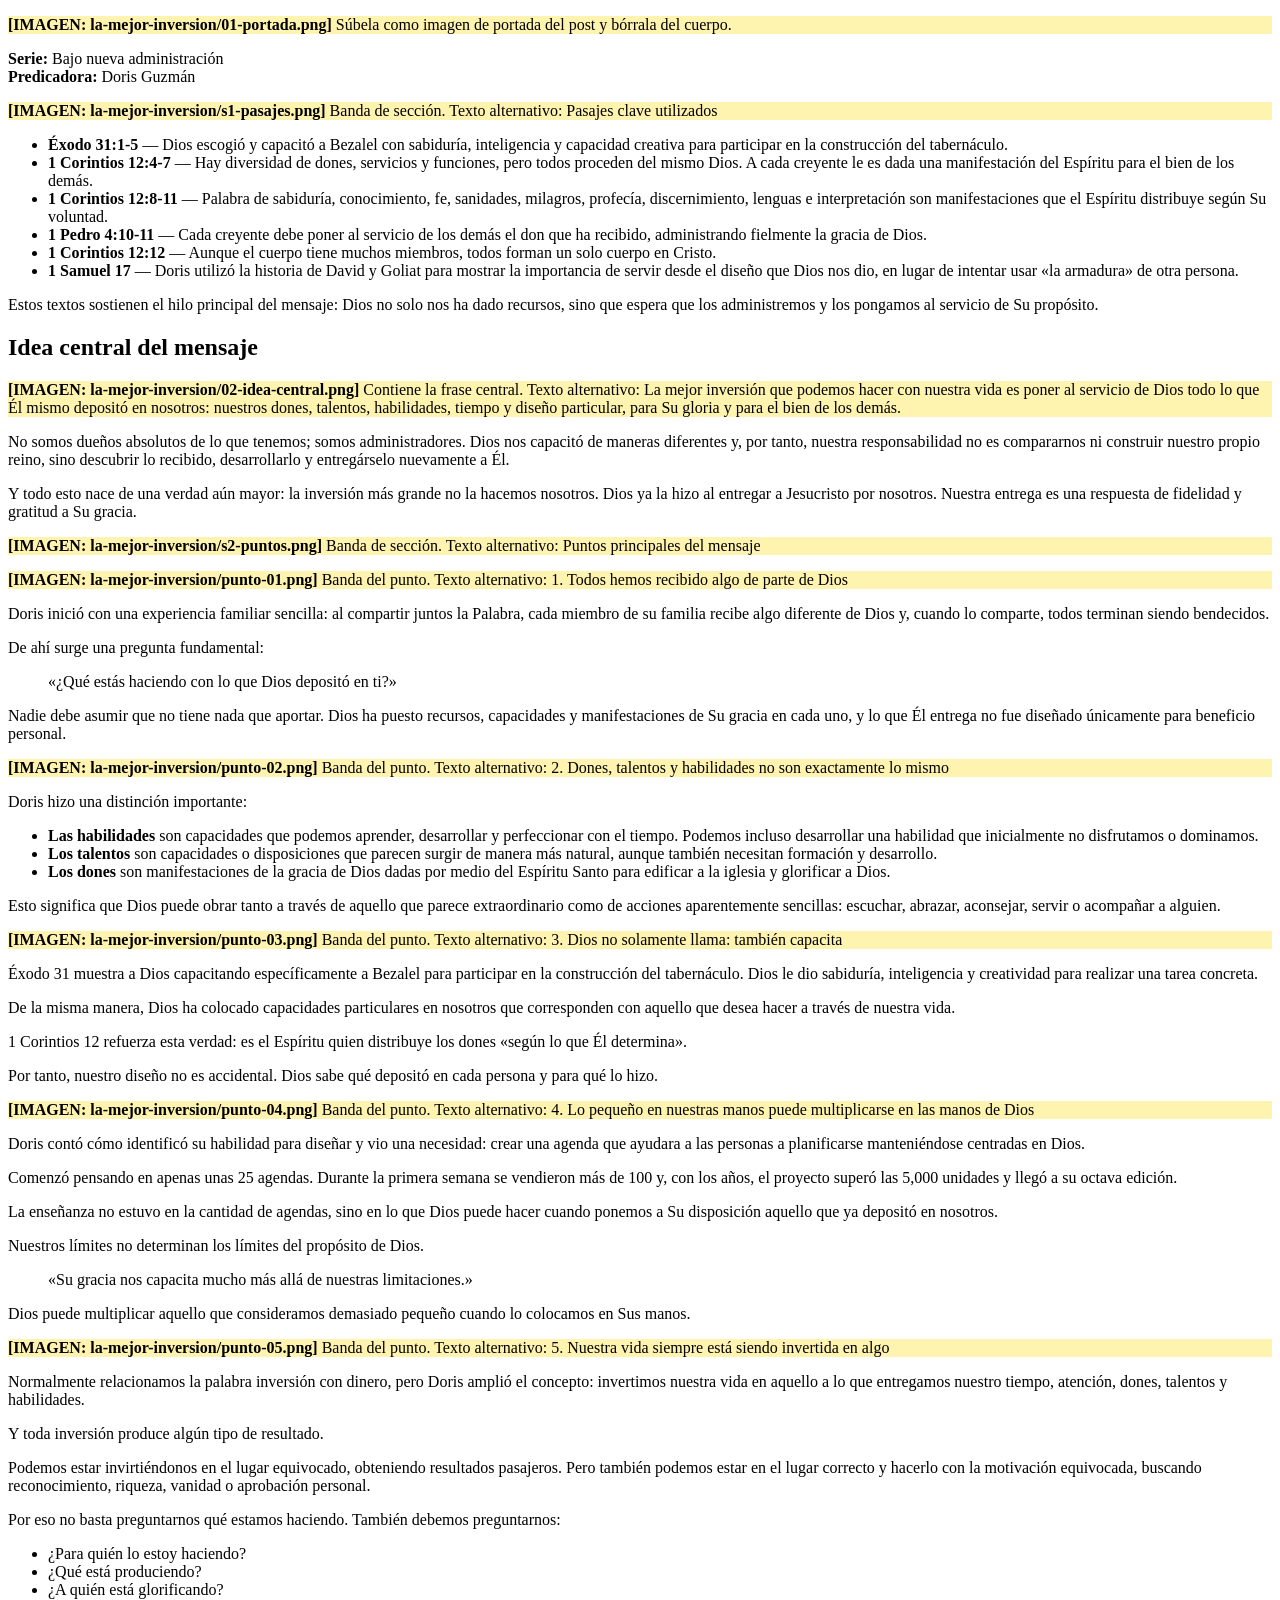
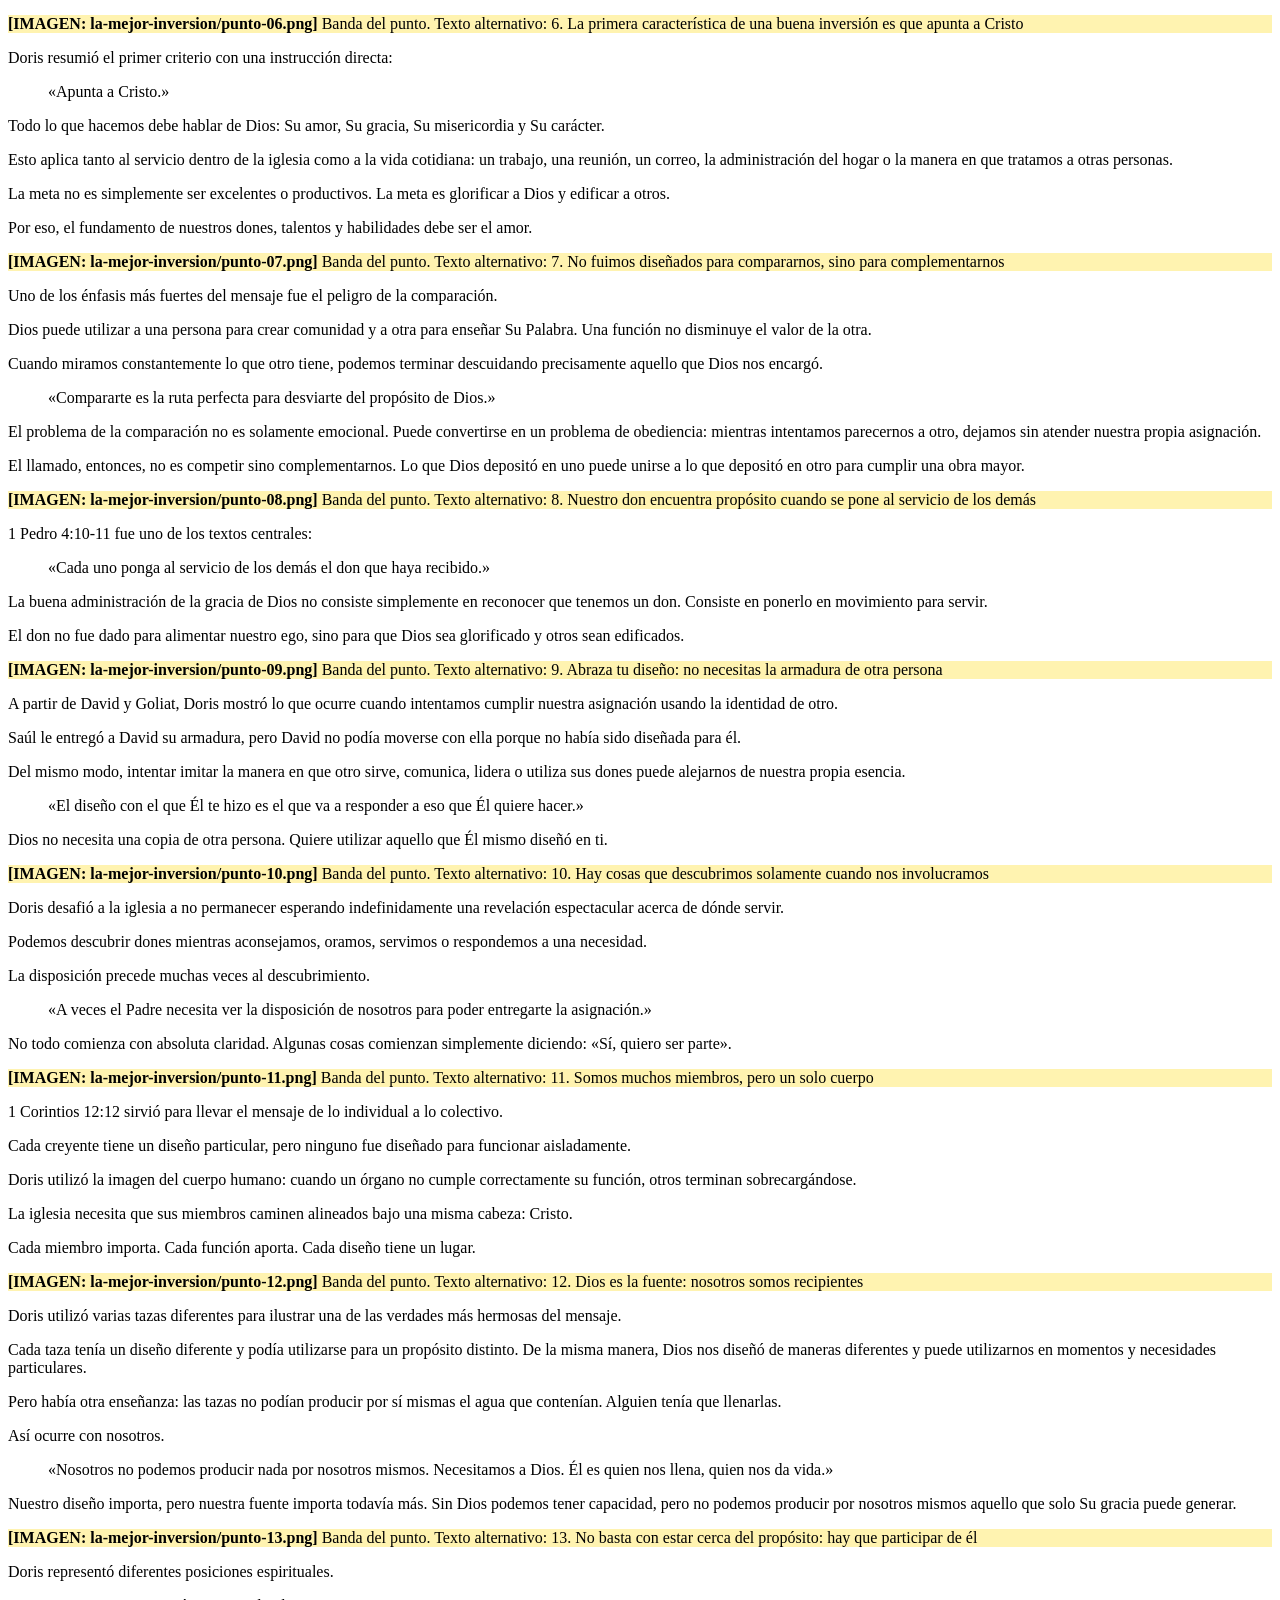
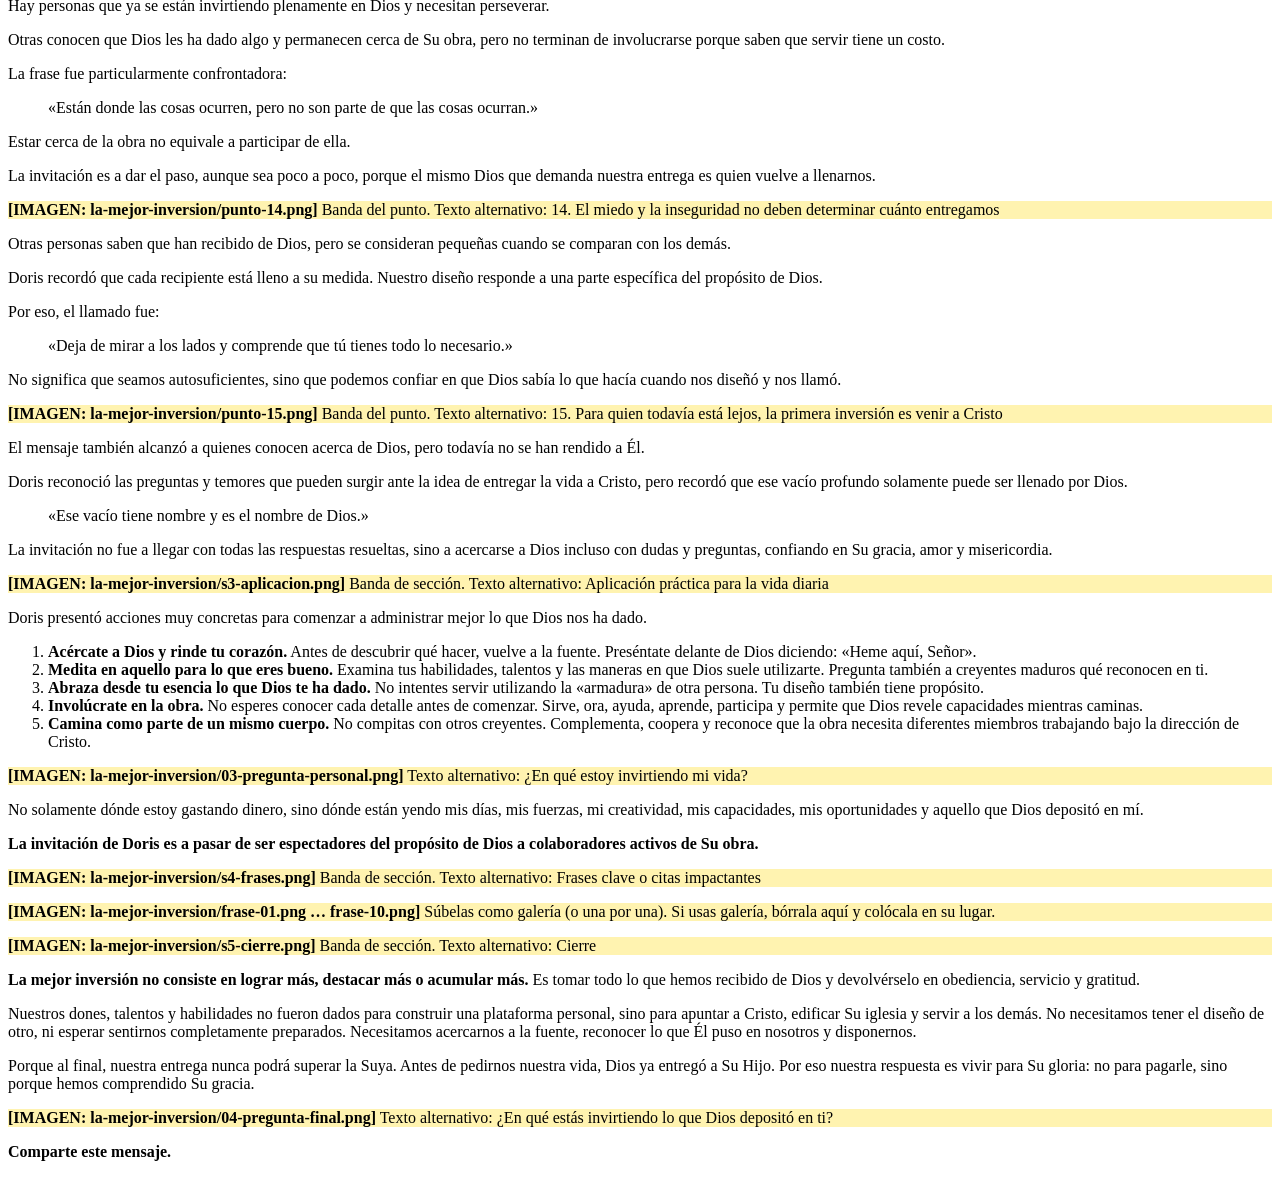
<file: wix/la-mejor-inversion-post.html>
<!doctype html>
<html lang="es"><head><meta charset="utf-8"><title>Post para Wix</title></head>
<body>
<p style="background:#fff3b0"><strong>[IMAGEN: la-mejor-inversion/01-portada.png]</strong> Súbela como imagen de portada del post y bórrala del cuerpo.</p>
<p><strong>Serie:</strong> Bajo nueva administración<br><strong>Predicadora:</strong> Doris Guzmán</p>
<p style="background:#fff3b0"><strong>[IMAGEN: la-mejor-inversion/s1-pasajes.png]</strong> Banda de sección. Texto alternativo: Pasajes clave utilizados</p>
<ul>
<li><strong>Éxodo 31:1-5</strong> — Dios escogió y capacitó a Bezalel con sabiduría, inteligencia y capacidad creativa para participar en la construcción del tabernáculo.</li>
<li><strong>1 Corintios 12:4-7</strong> — Hay diversidad de dones, servicios y funciones, pero todos proceden del mismo Dios. A cada creyente le es dada una manifestación del Espíritu para el bien de los demás.</li>
<li><strong>1 Corintios 12:8-11</strong> — Palabra de sabiduría, conocimiento, fe, sanidades, milagros, profecía, discernimiento, lenguas e interpretación son manifestaciones que el Espíritu distribuye según Su voluntad.</li>
<li><strong>1 Pedro 4:10-11</strong> — Cada creyente debe poner al servicio de los demás el don que ha recibido, administrando fielmente la gracia de Dios.</li>
<li><strong>1 Corintios 12:12</strong> — Aunque el cuerpo tiene muchos miembros, todos forman un solo cuerpo en Cristo.</li>
<li><strong>1 Samuel 17</strong> — Doris utilizó la historia de David y Goliat para mostrar la importancia de servir desde el diseño que Dios nos dio, en lugar de intentar usar «la armadura» de otra persona.</li>
</ul>
<p>Estos textos sostienen el hilo principal del mensaje: Dios no solo nos ha dado recursos, sino que espera que los administremos y los pongamos al servicio de Su propósito.</p>
<h2>Idea central del mensaje</h2>
<p style="background:#fff3b0"><strong>[IMAGEN: la-mejor-inversion/02-idea-central.png]</strong> Contiene la frase central. Texto alternativo: La mejor inversión que podemos hacer con nuestra vida es poner al servicio de Dios todo lo que Él mismo depositó en nosotros: nuestros dones, talentos, habilidades, tiempo y diseño particular, para Su gloria y para el bien de los demás.</p>
<p>No somos dueños absolutos de lo que tenemos; somos administradores. Dios nos capacitó de maneras diferentes y, por tanto, nuestra responsabilidad no es compararnos ni construir nuestro propio reino, sino descubrir lo recibido, desarrollarlo y entregárselo nuevamente a Él.</p>
<p>Y todo esto nace de una verdad aún mayor: la inversión más grande no la hacemos nosotros. Dios ya la hizo al entregar a Jesucristo por nosotros. Nuestra entrega es una respuesta de fidelidad y gratitud a Su gracia.</p>
<p style="background:#fff3b0"><strong>[IMAGEN: la-mejor-inversion/s2-puntos.png]</strong> Banda de sección. Texto alternativo: Puntos principales del mensaje</p>
<p style="background:#fff3b0"><strong>[IMAGEN: la-mejor-inversion/punto-01.png]</strong> Banda del punto. Texto alternativo: 1. Todos hemos recibido algo de parte de Dios</p>
<p>Doris inició con una experiencia familiar sencilla: al compartir juntos la Palabra, cada miembro de su familia recibe algo diferente de Dios y, cuando lo comparte, todos terminan siendo bendecidos.</p>
<p>De ahí surge una pregunta fundamental:</p>
<blockquote>«¿Qué estás haciendo con lo que Dios depositó en ti?»</blockquote>
<p>Nadie debe asumir que no tiene nada que aportar. Dios ha puesto recursos, capacidades y manifestaciones de Su gracia en cada uno, y lo que Él entrega no fue diseñado únicamente para beneficio personal.</p>
<p style="background:#fff3b0"><strong>[IMAGEN: la-mejor-inversion/punto-02.png]</strong> Banda del punto. Texto alternativo: 2. Dones, talentos y habilidades no son exactamente lo mismo</p>
<p>Doris hizo una distinción importante:</p>
<ul>
<li><strong>Las habilidades</strong> son capacidades que podemos aprender, desarrollar y perfeccionar con el tiempo. Podemos incluso desarrollar una habilidad que inicialmente no disfrutamos o dominamos.</li>
<li><strong>Los talentos</strong> son capacidades o disposiciones que parecen surgir de manera más natural, aunque también necesitan formación y desarrollo.</li>
<li><strong>Los dones</strong> son manifestaciones de la gracia de Dios dadas por medio del Espíritu Santo para edificar a la iglesia y glorificar a Dios.</li>
</ul>
<p>Esto significa que Dios puede obrar tanto a través de aquello que parece extraordinario como de acciones aparentemente sencillas: escuchar, abrazar, aconsejar, servir o acompañar a alguien.</p>
<p style="background:#fff3b0"><strong>[IMAGEN: la-mejor-inversion/punto-03.png]</strong> Banda del punto. Texto alternativo: 3. Dios no solamente llama: también capacita</p>
<p>Éxodo 31 muestra a Dios capacitando específicamente a Bezalel para participar en la construcción del tabernáculo. Dios le dio sabiduría, inteligencia y creatividad para realizar una tarea concreta.</p>
<p>De la misma manera, Dios ha colocado capacidades particulares en nosotros que corresponden con aquello que desea hacer a través de nuestra vida.</p>
<p>1 Corintios 12 refuerza esta verdad: es el Espíritu quien distribuye los dones «según lo que Él determina».</p>
<p>Por tanto, nuestro diseño no es accidental. Dios sabe qué depositó en cada persona y para qué lo hizo.</p>
<p style="background:#fff3b0"><strong>[IMAGEN: la-mejor-inversion/punto-04.png]</strong> Banda del punto. Texto alternativo: 4. Lo pequeño en nuestras manos puede multiplicarse en las manos de Dios</p>
<p>Doris contó cómo identificó su habilidad para diseñar y vio una necesidad: crear una agenda que ayudara a las personas a planificarse manteniéndose centradas en Dios.</p>
<p>Comenzó pensando en apenas unas 25 agendas. Durante la primera semana se vendieron más de 100 y, con los años, el proyecto superó las 5,000 unidades y llegó a su octava edición.</p>
<p>La enseñanza no estuvo en la cantidad de agendas, sino en lo que Dios puede hacer cuando ponemos a Su disposición aquello que ya depositó en nosotros.</p>
<p>Nuestros límites no determinan los límites del propósito de Dios.</p>
<blockquote>«Su gracia nos capacita mucho más allá de nuestras limitaciones.»</blockquote>
<p>Dios puede multiplicar aquello que consideramos demasiado pequeño cuando lo colocamos en Sus manos.</p>
<p style="background:#fff3b0"><strong>[IMAGEN: la-mejor-inversion/punto-05.png]</strong> Banda del punto. Texto alternativo: 5. Nuestra vida siempre está siendo invertida en algo</p>
<p>Normalmente relacionamos la palabra inversión con dinero, pero Doris amplió el concepto: invertimos nuestra vida en aquello a lo que entregamos nuestro tiempo, atención, dones, talentos y habilidades.</p>
<p>Y toda inversión produce algún tipo de resultado.</p>
<p>Podemos estar invirtiéndonos en el lugar equivocado, obteniendo resultados pasajeros. Pero también podemos estar en el lugar correcto y hacerlo con la motivación equivocada, buscando reconocimiento, riqueza, vanidad o aprobación personal.</p>
<p>Por eso no basta preguntarnos qué estamos haciendo. También debemos preguntarnos:</p>
<ul>
<li>¿Para quién lo estoy haciendo?</li>
<li>¿Qué está produciendo?</li>
<li>¿A quién está glorificando?</li>
</ul>
<p style="background:#fff3b0"><strong>[IMAGEN: la-mejor-inversion/punto-06.png]</strong> Banda del punto. Texto alternativo: 6. La primera característica de una buena inversión es que apunta a Cristo</p>
<p>Doris resumió el primer criterio con una instrucción directa:</p>
<blockquote>«Apunta a Cristo.»</blockquote>
<p>Todo lo que hacemos debe hablar de Dios: Su amor, Su gracia, Su misericordia y Su carácter.</p>
<p>Esto aplica tanto al servicio dentro de la iglesia como a la vida cotidiana: un trabajo, una reunión, un correo, la administración del hogar o la manera en que tratamos a otras personas.</p>
<p>La meta no es simplemente ser excelentes o productivos. La meta es glorificar a Dios y edificar a otros.</p>
<p>Por eso, el fundamento de nuestros dones, talentos y habilidades debe ser el amor.</p>
<p style="background:#fff3b0"><strong>[IMAGEN: la-mejor-inversion/punto-07.png]</strong> Banda del punto. Texto alternativo: 7. No fuimos diseñados para compararnos, sino para complementarnos</p>
<p>Uno de los énfasis más fuertes del mensaje fue el peligro de la comparación.</p>
<p>Dios puede utilizar a una persona para crear comunidad y a otra para enseñar Su Palabra. Una función no disminuye el valor de la otra.</p>
<p>Cuando miramos constantemente lo que otro tiene, podemos terminar descuidando precisamente aquello que Dios nos encargó.</p>
<blockquote>«Compararte es la ruta perfecta para desviarte del propósito de Dios.»</blockquote>
<p>El problema de la comparación no es solamente emocional. Puede convertirse en un problema de obediencia: mientras intentamos parecernos a otro, dejamos sin atender nuestra propia asignación.</p>
<p>El llamado, entonces, no es competir sino complementarnos. Lo que Dios depositó en uno puede unirse a lo que depositó en otro para cumplir una obra mayor.</p>
<p style="background:#fff3b0"><strong>[IMAGEN: la-mejor-inversion/punto-08.png]</strong> Banda del punto. Texto alternativo: 8. Nuestro don encuentra propósito cuando se pone al servicio de los demás</p>
<p>1 Pedro 4:10-11 fue uno de los textos centrales:</p>
<blockquote>«Cada uno ponga al servicio de los demás el don que haya recibido.»</blockquote>
<p>La buena administración de la gracia de Dios no consiste simplemente en reconocer que tenemos un don. Consiste en ponerlo en movimiento para servir.</p>
<p>El don no fue dado para alimentar nuestro ego, sino para que Dios sea glorificado y otros sean edificados.</p>
<p style="background:#fff3b0"><strong>[IMAGEN: la-mejor-inversion/punto-09.png]</strong> Banda del punto. Texto alternativo: 9. Abraza tu diseño: no necesitas la armadura de otra persona</p>
<p>A partir de David y Goliat, Doris mostró lo que ocurre cuando intentamos cumplir nuestra asignación usando la identidad de otro.</p>
<p>Saúl le entregó a David su armadura, pero David no podía moverse con ella porque no había sido diseñada para él.</p>
<p>Del mismo modo, intentar imitar la manera en que otro sirve, comunica, lidera o utiliza sus dones puede alejarnos de nuestra propia esencia.</p>
<blockquote>«El diseño con el que Él te hizo es el que va a responder a eso que Él quiere hacer.»</blockquote>
<p>Dios no necesita una copia de otra persona. Quiere utilizar aquello que Él mismo diseñó en ti.</p>
<p style="background:#fff3b0"><strong>[IMAGEN: la-mejor-inversion/punto-10.png]</strong> Banda del punto. Texto alternativo: 10. Hay cosas que descubrimos solamente cuando nos involucramos</p>
<p>Doris desafió a la iglesia a no permanecer esperando indefinidamente una revelación espectacular acerca de dónde servir.</p>
<p>Podemos descubrir dones mientras aconsejamos, oramos, servimos o respondemos a una necesidad.</p>
<p>La disposición precede muchas veces al descubrimiento.</p>
<blockquote>«A veces el Padre necesita ver la disposición de nosotros para poder entregarte la asignación.»</blockquote>
<p>No todo comienza con absoluta claridad. Algunas cosas comienzan simplemente diciendo: «Sí, quiero ser parte».</p>
<p style="background:#fff3b0"><strong>[IMAGEN: la-mejor-inversion/punto-11.png]</strong> Banda del punto. Texto alternativo: 11. Somos muchos miembros, pero un solo cuerpo</p>
<p>1 Corintios 12:12 sirvió para llevar el mensaje de lo individual a lo colectivo.</p>
<p>Cada creyente tiene un diseño particular, pero ninguno fue diseñado para funcionar aisladamente.</p>
<p>Doris utilizó la imagen del cuerpo humano: cuando un órgano no cumple correctamente su función, otros terminan sobrecargándose.</p>
<p>La iglesia necesita que sus miembros caminen alineados bajo una misma cabeza: Cristo.</p>
<p>Cada miembro importa. Cada función aporta. Cada diseño tiene un lugar.</p>
<p style="background:#fff3b0"><strong>[IMAGEN: la-mejor-inversion/punto-12.png]</strong> Banda del punto. Texto alternativo: 12. Dios es la fuente: nosotros somos recipientes</p>
<p>Doris utilizó varias tazas diferentes para ilustrar una de las verdades más hermosas del mensaje.</p>
<p>Cada taza tenía un diseño diferente y podía utilizarse para un propósito distinto. De la misma manera, Dios nos diseñó de maneras diferentes y puede utilizarnos en momentos y necesidades particulares.</p>
<p>Pero había otra enseñanza: las tazas no podían producir por sí mismas el agua que contenían. Alguien tenía que llenarlas.</p>
<p>Así ocurre con nosotros.</p>
<blockquote>«Nosotros no podemos producir nada por nosotros mismos. Necesitamos a Dios. Él es quien nos llena, quien nos da vida.»</blockquote>
<p>Nuestro diseño importa, pero nuestra fuente importa todavía más. Sin Dios podemos tener capacidad, pero no podemos producir por nosotros mismos aquello que solo Su gracia puede generar.</p>
<p style="background:#fff3b0"><strong>[IMAGEN: la-mejor-inversion/punto-13.png]</strong> Banda del punto. Texto alternativo: 13. No basta con estar cerca del propósito: hay que participar de él</p>
<p>Doris representó diferentes posiciones espirituales.</p>
<p>Hay personas que ya se están invirtiendo plenamente en Dios y necesitan perseverar.</p>
<p>Otras conocen que Dios les ha dado algo y permanecen cerca de Su obra, pero no terminan de involucrarse porque saben que servir tiene un costo.</p>
<p>La frase fue particularmente confrontadora:</p>
<blockquote>«Están donde las cosas ocurren, pero no son parte de que las cosas ocurran.»</blockquote>
<p>Estar cerca de la obra no equivale a participar de ella.</p>
<p>La invitación es a dar el paso, aunque sea poco a poco, porque el mismo Dios que demanda nuestra entrega es quien vuelve a llenarnos.</p>
<p style="background:#fff3b0"><strong>[IMAGEN: la-mejor-inversion/punto-14.png]</strong> Banda del punto. Texto alternativo: 14. El miedo y la inseguridad no deben determinar cuánto entregamos</p>
<p>Otras personas saben que han recibido de Dios, pero se consideran pequeñas cuando se comparan con los demás.</p>
<p>Doris recordó que cada recipiente está lleno a su medida. Nuestro diseño responde a una parte específica del propósito de Dios.</p>
<p>Por eso, el llamado fue:</p>
<blockquote>«Deja de mirar a los lados y comprende que tú tienes todo lo necesario.»</blockquote>
<p>No significa que seamos autosuficientes, sino que podemos confiar en que Dios sabía lo que hacía cuando nos diseñó y nos llamó.</p>
<p style="background:#fff3b0"><strong>[IMAGEN: la-mejor-inversion/punto-15.png]</strong> Banda del punto. Texto alternativo: 15. Para quien todavía está lejos, la primera inversión es venir a Cristo</p>
<p>El mensaje también alcanzó a quienes conocen acerca de Dios, pero todavía no se han rendido a Él.</p>
<p>Doris reconoció las preguntas y temores que pueden surgir ante la idea de entregar la vida a Cristo, pero recordó que ese vacío profundo solamente puede ser llenado por Dios.</p>
<blockquote>«Ese vacío tiene nombre y es el nombre de Dios.»</blockquote>
<p>La invitación no fue a llegar con todas las respuestas resueltas, sino a acercarse a Dios incluso con dudas y preguntas, confiando en Su gracia, amor y misericordia.</p>
<p style="background:#fff3b0"><strong>[IMAGEN: la-mejor-inversion/s3-aplicacion.png]</strong> Banda de sección. Texto alternativo: Aplicación práctica para la vida diaria</p>
<p>Doris presentó acciones muy concretas para comenzar a administrar mejor lo que Dios nos ha dado.</p>
<ol>
<li><strong>Acércate a Dios y rinde tu corazón.</strong> Antes de descubrir qué hacer, vuelve a la fuente. Preséntate delante de Dios diciendo: «Heme aquí, Señor».</li>
<li><strong>Medita en aquello para lo que eres bueno.</strong> Examina tus habilidades, talentos y las maneras en que Dios suele utilizarte. Pregunta también a creyentes maduros qué reconocen en ti.</li>
<li><strong>Abraza desde tu esencia lo que Dios te ha dado.</strong> No intentes servir utilizando la «armadura» de otra persona. Tu diseño también tiene propósito.</li>
<li><strong>Involúcrate en la obra.</strong> No esperes conocer cada detalle antes de comenzar. Sirve, ora, ayuda, aprende, participa y permite que Dios revele capacidades mientras caminas.</li>
<li><strong>Camina como parte de un mismo cuerpo.</strong> No compitas con otros creyentes. Complementa, coopera y reconoce que la obra necesita diferentes miembros trabajando bajo la dirección de Cristo.</li>
</ol>
<p style="background:#fff3b0"><strong>[IMAGEN: la-mejor-inversion/03-pregunta-personal.png]</strong> Texto alternativo: ¿En qué estoy invirtiendo mi vida?</p>
<p>No solamente dónde estoy gastando dinero, sino dónde están yendo mis días, mis fuerzas, mi creatividad, mis capacidades, mis oportunidades y aquello que Dios depositó en mí.</p>
<p><strong>La invitación de Doris es a pasar de ser espectadores del propósito de Dios a colaboradores activos de Su obra.</strong></p>
<p style="background:#fff3b0"><strong>[IMAGEN: la-mejor-inversion/s4-frases.png]</strong> Banda de sección. Texto alternativo: Frases clave o citas impactantes</p>
<p style="background:#fff3b0"><strong>[IMAGEN: la-mejor-inversion/frase-01.png … frase-10.png]</strong> Súbelas como galería (o una por una). Si usas galería, bórrala aquí y colócala en su lugar.</p>
<p style="background:#fff3b0"><strong>[IMAGEN: la-mejor-inversion/s5-cierre.png]</strong> Banda de sección. Texto alternativo: Cierre</p>
<p><strong>La mejor inversión no consiste en lograr más, destacar más o acumular más.</strong> Es tomar todo lo que hemos recibido de Dios y devolvérselo en obediencia, servicio y gratitud.</p>
<p>Nuestros dones, talentos y habilidades no fueron dados para construir una plataforma personal, sino para apuntar a Cristo, edificar Su iglesia y servir a los demás. No necesitamos tener el diseño de otro, ni esperar sentirnos completamente preparados. Necesitamos acercarnos a la fuente, reconocer lo que Él puso en nosotros y disponernos.</p>
<p>Porque al final, nuestra entrega nunca podrá superar la Suya. Antes de pedirnos nuestra vida, Dios ya entregó a Su Hijo. Por eso nuestra respuesta es vivir para Su gloria: no para pagarle, sino porque hemos comprendido Su gracia.</p>
<p style="background:#fff3b0"><strong>[IMAGEN: la-mejor-inversion/04-pregunta-final.png]</strong> Texto alternativo: ¿En qué estás invirtiendo lo que Dios depositó en ti?</p>
<p><strong>Comparte este mensaje.</strong></p>
</body></html>
</file>
<file: assets/mensaje.css>
/* =========================================================
   Nuevos Comienzos — Estilo para resúmenes de mensajes
   Basado en la Guía de Estilo para la creación de contenido:
   · Tipografía principal Oswald (titulares, citas, llamados)
   · Tipografía secundaria Montserrat (cuerpo y detalle)
   · Azul «Neo» #016d9e · Grafito #3b3d3a · Gris #ececec
   · Fondos azules con grano y cintas translúcidas
   · Tono: cálido, esperanzador, reflexivo
   ========================================================= */

/* ---------- 1. Tokens ---------- */
:root {
  --nc-neo: #016d9e;
  --nc-neo-deep: #0b5a86;
  --nc-neo-ink: #0a4a6f;
  --nc-grafito: #3b3d3a;
  --nc-gris: #ececec;
  --nc-paper: #f6f7f7;
  --nc-white: #ffffff;

  /* fondo azul de la guía: centro claro, bordes profundos */
  --nc-sky: #2f7ca3;
  --nc-sky-edge: #135f8c;

  --nc-line-light: rgba(255, 255, 255, 0.32);
  --nc-line-dark: rgba(59, 61, 58, 0.16);

  --nc-font-display: "Oswald", "Arial Narrow", Impact, sans-serif;
  --nc-font-body: "Montserrat", "Segoe UI", system-ui, sans-serif;

  --nc-page: 1120px;
  --nc-read: 62ch;
  --nc-gutter: clamp(20px, 5vw, 48px);
  --nc-section-y: clamp(64px, 10vw, 120px);

  --nc-radius: 4px;
  --nc-ease: cubic-bezier(0.2, 0.6, 0.2, 1);
}

/* ---------- 2. Base ---------- */
*,
*::before,
*::after { box-sizing: border-box; }

html { scroll-behavior: smooth; scroll-padding-top: 72px; -webkit-text-size-adjust: 100%; }

body {
  margin: 0;
  font-family: var(--nc-font-body);
  font-size: 1.0625rem;
  line-height: 1.75;
  color: var(--nc-grafito);
  background: var(--nc-paper);
  -webkit-font-smoothing: antialiased;
}

img, svg { max-width: 100%; display: block; }
p { margin: 0 0 1.1em; }
p:last-child { margin-bottom: 0; }
a { color: inherit; }

:focus-visible { outline: 3px solid var(--nc-neo); outline-offset: 3px; }
.nc-on-blue :focus-visible,
.nc-nav :focus-visible { outline-color: var(--nc-white); }

.nc-sr { position: absolute; width: 1px; height: 1px; overflow: hidden; clip: rect(0 0 0 0); white-space: nowrap; }

.nc-wrap { width: 100%; max-width: calc(var(--nc-page) + var(--nc-gutter) * 2); margin-inline: auto; padding-inline: var(--nc-gutter); }

/* ---------- 3. Tipografía ---------- */
.nc-display,
.nc-h2,
.nc-h3 {
  font-family: var(--nc-font-display);
  font-weight: 400;
  text-transform: uppercase;
  line-height: 1;
  letter-spacing: 0.01em;
  margin: 0;
}

.nc-eyebrow {
  font-family: var(--nc-font-body);
  font-weight: 600;
  font-size: 0.75rem;
  line-height: 1.4;
  letter-spacing: 0.18em;
  text-transform: uppercase;
  margin: 0 0 1.1rem;
  color: var(--nc-neo);
}
.nc-on-blue .nc-eyebrow { color: rgba(255, 255, 255, 0.86); }

.nc-h2 { font-size: clamp(2.4rem, 6.5vw, 4.5rem); }
.nc-h3 { font-size: clamp(1.5rem, 3vw, 2rem); line-height: 1.08; }

.nc-lead {
  font-size: clamp(1.1rem, 2.2vw, 1.3rem);
  line-height: 1.7;
  font-weight: 500;
}

.nc-prose { max-width: var(--nc-read); }
.nc-prose strong { font-weight: 700; }

/* ---------- 4. Fondo azul con grano y cintas ---------- */
.nc-on-blue {
  position: relative;
  isolation: isolate;
  overflow: hidden;
  color: var(--nc-white);
  background:
    radial-gradient(120% 90% at 18% 22%, var(--nc-sky) 0%, transparent 62%),
    linear-gradient(160deg, var(--nc-sky) 0%, var(--nc-sky-edge) 100%);
}

.nc-on-blue::after {
  content: "";
  position: absolute;
  inset: 0;
  z-index: -1;
  pointer-events: none;
  opacity: 0.2;
  mix-blend-mode: soft-light;
  background-image: url("data:image/svg+xml,%3Csvg xmlns='http://www.w3.org/2000/svg' width='240' height='240'%3E%3Cfilter id='n'%3E%3CfeTurbulence type='fractalNoise' baseFrequency='.85' numOctaves='2' stitchTiles='stitch'/%3E%3CfeColorMatrix values='0 0 0 0 1 0 0 0 0 1 0 0 0 0 1 0 0 0 .9 0'/%3E%3C/filter%3E%3Crect width='100%25' height='100%25' filter='url(%23n)'/%3E%3C/svg%3E");
}

symbol { overflow: visible; }

.nc-ribbons {
  overflow: visible;
  position: absolute;
  z-index: -1;
  pointer-events: none;
  opacity: 0.9;
}

/* ---------- 5. Navegación ---------- */
.nc-nav {
  position: sticky;
  top: 0;
  z-index: 20;
  background: var(--nc-neo-deep);
  color: var(--nc-white);
  border-bottom: 1px solid rgba(255, 255, 255, 0.18);
}
.nc-nav__row {
  display: flex;
  align-items: center;
  gap: 24px;
  min-height: 56px;
}
.nc-nav__links {
  display: flex;
  gap: 4px;
  margin: 0;
  padding: 0;
  list-style: none;
  overflow-x: auto;
  scrollbar-width: none;
}
.nc-nav__links::-webkit-scrollbar { display: none; }
.nc-nav__links a {
  display: block;
  padding: 18px 12px 16px;
  font-size: 0.72rem;
  font-weight: 600;
  letter-spacing: 0.14em;
  text-transform: uppercase;
  text-decoration: none;
  white-space: nowrap;
  border-bottom: 2px solid transparent;
  transition: border-color 0.22s var(--nc-ease);
}
.nc-nav__links a:hover,
.nc-nav__links a[aria-current="true"] { border-bottom-color: var(--nc-white); }

/* ---------- 6. Portada ---------- */
.nc-hero {
  min-height: min(calc(100svh - 56px), 820px);
  display: flex;
  flex-direction: column;
  justify-content: flex-end;
  padding-block: clamp(32px, 6vw, 64px) clamp(48px, 8vw, 96px);
}
.nc-hero__logo { width: clamp(112px, 16vw, 168px); height: auto; margin-bottom: auto; }
.nc-hero__body { margin-top: clamp(40px, 8vw, 96px); }
.nc-hero .nc-display {
  font-size: clamp(3.6rem, 14vw, 9.5rem);
  line-height: 1.04;
  letter-spacing: 0;
}
.nc-hero__meta {
  display: flex;
  flex-wrap: wrap;
  gap: 12px 40px;
  margin-top: clamp(28px, 4vw, 48px);
  padding-top: 20px;
  border-top: 1px solid var(--nc-line-light);
  max-width: 720px;
}
.nc-meta dt {
  font-size: 0.7rem;
  font-weight: 600;
  letter-spacing: 0.18em;
  text-transform: uppercase;
  color: rgba(255, 255, 255, 0.8);
}
.nc-meta dd {
  margin: 4px 0 0;
  font-family: var(--nc-font-display);
  font-size: clamp(1.3rem, 3vw, 1.75rem);
  letter-spacing: 0.02em;
  text-transform: uppercase;
}

/* ---------- 7. Secciones ---------- */
.nc-section { padding-block: var(--nc-section-y); }
.nc-section--paper { background: var(--nc-paper); }
.nc-section--gris { background: var(--nc-gris); }

.nc-section__head { margin-bottom: clamp(36px, 6vw, 64px); max-width: 780px; }
.nc-section__icon {
  width: 36px;
  height: 36px;
  margin-bottom: 20px;
  fill: none;
  stroke: currentColor;
  stroke-width: 1.5;
  stroke-linecap: round;
  stroke-linejoin: round;
}
.nc-section--paper .nc-section__icon,
.nc-section--gris .nc-section__icon { color: var(--nc-neo); }

/* ---------- 8. Pasajes (tarjetas) ---------- */
.nc-verses {
  display: grid;
  grid-template-columns: repeat(auto-fill, minmax(min(100%, 320px), 1fr));
  gap: 20px;
  margin: 0;
  padding: 0;
  list-style: none;
}
.nc-verse {
  display: flex;
  flex-direction: column;
  gap: 14px;
  padding: 28px 28px 30px;
  background: var(--nc-white);
  border: 1px solid var(--nc-line-dark);
  border-radius: var(--nc-radius);
  transition: transform 0.22s var(--nc-ease), border-color 0.22s var(--nc-ease);
}
.nc-verse:hover { transform: translateY(-2px); border-color: var(--nc-neo); }
.nc-verse__ref {
  font-family: var(--nc-font-display);
  font-size: 1.75rem;
  line-height: 1.05;
  text-transform: uppercase;
  letter-spacing: 0.02em;
  color: var(--nc-neo);
  margin: 0;
}
.nc-verse p { font-size: 0.97rem; line-height: 1.65; }

.nc-bridge {
  margin-top: clamp(32px, 5vw, 56px);
  padding-top: 28px;
  border-top: 1px solid var(--nc-line-dark);
  max-width: 820px;
  font-weight: 500;
}

/* ---------- 9. Idea central ---------- */
.nc-idea { padding-block: var(--nc-section-y); }
.nc-idea__lead {
  font-family: var(--nc-font-display);
  font-weight: 300;
  font-size: clamp(1.9rem, 4.6vw, 3.4rem);
  line-height: 1.12;
  letter-spacing: 0.005em;
  max-width: 22em;
  margin: 0;
}
.nc-idea__lead strong { font-weight: 500; }
.nc-idea__cols {
  display: grid;
  grid-template-columns: repeat(auto-fit, minmax(min(100%, 340px), 1fr));
  gap: clamp(24px, 5vw, 64px);
  margin-top: clamp(40px, 7vw, 80px);
  padding-top: 32px;
  border-top: 1px solid var(--nc-line-light);
  font-size: 1.05rem;
}

/* ---------- 10. Puntos principales ---------- */
.nc-points { margin: 0; padding: 0; list-style: none; }
.nc-point {
  display: grid;
  grid-template-columns: minmax(0, 1fr);
  gap: 20px;
  padding-block: clamp(36px, 6vw, 64px);
  border-top: 1px solid var(--nc-line-dark);
}
.nc-point:last-child { border-bottom: 1px solid var(--nc-line-dark); }

.nc-point__num {
  display: block;
  font-family: var(--nc-font-display);
  font-weight: 300;
  font-size: clamp(3.4rem, 9vw, 6rem);
  line-height: 0.9;
  color: transparent;
  -webkit-text-stroke: 1.5px var(--nc-neo);
  margin-bottom: 14px;
  font-variant-numeric: lining-nums;
}
.nc-point__title { color: var(--nc-grafito); }
.nc-point__body > * + * { margin-top: 1.1em; }
.nc-point__body > p { margin-bottom: 0; }

@media (min-width: 900px) {
  .nc-point { grid-template-columns: minmax(0, 5fr) minmax(0, 7fr); gap: clamp(32px, 6vw, 88px); }
  .nc-point__head { position: sticky; top: 88px; align-self: start; }
}

/* definiciones (habilidades / talentos / dones) */
.nc-defs { display: grid; gap: 12px; margin: 1.4em 0; padding: 0; list-style: none; }
.nc-def {
  padding: 18px 22px;
  background: var(--nc-white);
  border: 1px solid var(--nc-line-dark);
  border-radius: var(--nc-radius);
}
.nc-def strong {
  display: block;
  margin-bottom: 4px;
  font-family: var(--nc-font-display);
  font-size: 1.3rem;
  font-weight: 400;
  letter-spacing: 0.03em;
  text-transform: uppercase;
  color: var(--nc-neo);
}

/* preguntas encadenadas */
.nc-asks { display: grid; gap: 10px; margin: 1.4em 0; padding: 0; list-style: none; }
.nc-asks li {
  padding: 14px 20px;
  border-left: 0;
  background: var(--nc-white);
  border: 1px solid var(--nc-line-dark);
  border-radius: 999px;
  font-weight: 600;
  font-size: 0.97rem;
  line-height: 1.45;
}

/* cita dentro de un punto */
.nc-pull {
  position: relative;
  margin: 1.6em 0 0;
  padding: clamp(26px, 4vw, 40px);
  border-radius: var(--nc-radius);
  color: var(--nc-white);
  background: linear-gradient(160deg, var(--nc-sky) 0%, var(--nc-sky-edge) 100%);
  font-family: var(--nc-font-display);
  font-weight: 300;
  font-size: clamp(1.35rem, 2.6vw, 1.85rem);
  line-height: 1.25;
  letter-spacing: 0.005em;
  overflow: hidden;
  isolation: isolate;
}
.nc-pull::before {
  content: "\201C";
  position: absolute;
  top: -0.08em;
  right: 0.12em;
  z-index: -1;
  font-size: 9rem;
  line-height: 1;
  color: rgba(255, 255, 255, 0.16);
}
.nc-pull p { margin: 0; }

.nc-note {
  font-size: 0.97rem;
  font-weight: 500;
  color: var(--nc-neo-ink);
}

/* ---------- 11. Aplicación práctica ---------- */
.nc-steps { display: grid; gap: 0; margin: 0; padding: 0; list-style: none; counter-reset: paso; }
.nc-step {
  display: grid;
  grid-template-columns: auto 1fr;
  gap: 8px clamp(20px, 4vw, 48px);
  padding-block: 28px;
  border-top: 1px solid var(--nc-line-dark);
  counter-increment: paso;
}
.nc-step:last-child { border-bottom: 1px solid var(--nc-line-dark); }
.nc-step::before {
  content: counter(paso);
  grid-row: span 2;
  font-family: var(--nc-font-display);
  font-weight: 300;
  font-size: clamp(2.8rem, 7vw, 4.5rem);
  line-height: 0.95;
  min-width: 1ch;
  color: var(--nc-neo);
}
.nc-step__title {
  font-family: var(--nc-font-display);
  font-weight: 400;
  font-size: clamp(1.4rem, 3vw, 2rem);
  line-height: 1.08;
  text-transform: uppercase;
  letter-spacing: 0.015em;
  margin: 0;
}
.nc-step p { margin: 0; max-width: 56ch; }

.nc-question {
  position: relative;
  isolation: isolate;
  overflow: hidden;
  margin-top: clamp(48px, 8vw, 96px);
  padding: clamp(32px, 6vw, 64px);
  color: var(--nc-white);
  background: linear-gradient(160deg, var(--nc-sky) 0%, var(--nc-sky-edge) 100%);
  border-radius: var(--nc-radius);
}
.nc-question .nc-eyebrow { color: rgba(255, 255, 255, 0.86); }
.nc-question .nc-display {
  font-size: clamp(2.2rem, 6vw, 4rem);
  line-height: 1.12;
  margin-bottom: 20px;
}
.nc-question p { max-width: 62ch; }

/* ---------- 12. Frases clave ---------- */
.nc-quotes {
  columns: 1;
  column-gap: 20px;
  margin: 0;
  padding: 0;
  list-style: none;
}
@media (min-width: 720px) { .nc-quotes { columns: 2; } }
@media (min-width: 1040px) { .nc-quotes { columns: 3; } }

.nc-quote {
  break-inside: avoid;
  margin: 0 0 20px;
  padding: 28px 26px 26px;
  border: 1px solid var(--nc-line-light);
  border-radius: var(--nc-radius);
  background: rgba(255, 255, 255, 0.06);
}
.nc-quote p {
  margin: 0;
  font-family: var(--nc-font-display);
  font-weight: 300;
  font-size: clamp(1.3rem, 2.2vw, 1.6rem);
  line-height: 1.25;
}
.nc-quote--hero {
  background: var(--nc-white);
  color: var(--nc-neo);
  border-color: var(--nc-white);
}
.nc-quote--hero p { font-weight: 400; }

/* ---------- 13. Cierre ---------- */
.nc-cierre__grid { display: grid; gap: 40px; align-items: start; }
.nc-cierre__logo { display: none; width: clamp(120px, 22vw, 220px); height: auto; justify-self: start; }
@media (min-width: 900px) {
  .nc-cierre__grid { grid-template-columns: minmax(0, 1fr) auto; gap: clamp(48px, 8vw, 120px); }
  .nc-cierre__logo { display: block; justify-self: end; margin-top: 8px; }
}
.nc-cierre .nc-prose p { font-size: 1.1rem; }
.nc-cierre__ask {
  margin-top: clamp(40px, 7vw, 72px);
  padding-top: 32px;
  border-top: 1px solid var(--nc-line-dark);
}
.nc-cierre__ask .nc-display {
  font-size: clamp(2.2rem, 6vw, 4.2rem);
  line-height: 1.12;
  color: var(--nc-neo);
  max-width: 14em;
}

/* ---------- 14. Botones ---------- */
.nc-btn {
  display: inline-flex;
  align-items: center;
  gap: 10px;
  margin-top: 32px;
  padding: 14px 28px;
  border: 1.5px solid currentColor;
  border-radius: 999px;
  background: transparent;
  color: inherit;
  font: 600 0.78rem/1 var(--nc-font-body);
  letter-spacing: 0.14em;
  text-transform: uppercase;
  cursor: pointer;
  transition: background 0.22s var(--nc-ease), color 0.22s var(--nc-ease);
}
.nc-btn:hover { background: var(--nc-neo); border-color: var(--nc-neo); color: var(--nc-white); }
.nc-on-blue .nc-btn:hover { background: var(--nc-white); border-color: var(--nc-white); color: var(--nc-neo); }
.nc-btn svg { width: 16px; height: 16px; fill: none; stroke: currentColor; stroke-width: 2; stroke-linecap: round; stroke-linejoin: round; }

/* ---------- 15. Pie ---------- */
.nc-footer { padding-block: clamp(48px, 8vw, 80px); }
.nc-footer__row {
  display: flex;
  flex-wrap: wrap;
  gap: 32px 64px;
  align-items: center;
  justify-content: space-between;
}
.nc-footer__logo { width: 132px; height: auto; }
.nc-footer__lema {
  font-family: var(--nc-font-display);
  font-size: clamp(1.6rem, 4vw, 2.4rem);
  text-transform: uppercase;
  letter-spacing: 0.02em;
  line-height: 1.05;
  margin: 0;
}
.nc-footer__lema small {
  display: block;
  margin-top: 10px;
  font-family: var(--nc-font-body);
  font-size: 0.72rem;
  font-weight: 600;
  letter-spacing: 0.16em;
  color: rgba(255, 255, 255, 0.85);
}

/* ---------- 16. Movimiento ---------- */
.js .nc-reveal { opacity: 0; transform: translateY(14px); transition: opacity 0.6s var(--nc-ease), transform 0.6s var(--nc-ease); }
.js .nc-reveal.is-in { opacity: 1; transform: none; }

@media (prefers-reduced-motion: reduce) {
  html { scroll-behavior: auto; }
  .js .nc-reveal { opacity: 1; transform: none; transition: none; }
  .nc-verse, .nc-btn, .nc-nav__links a { transition: none; }
}

/* ---------- 17. Impresión ---------- */
@media print {
  .nc-nav, .nc-btn { display: none; }
  .nc-on-blue { background: var(--nc-neo-deep) !important; -webkit-print-color-adjust: exact; print-color-adjust: exact; }
  .nc-point__head { position: static; }
  .js .nc-reveal { opacity: 1; transform: none; }
  .nc-point, .nc-verse, .nc-quote, .nc-step { break-inside: avoid; }
}
</file>
